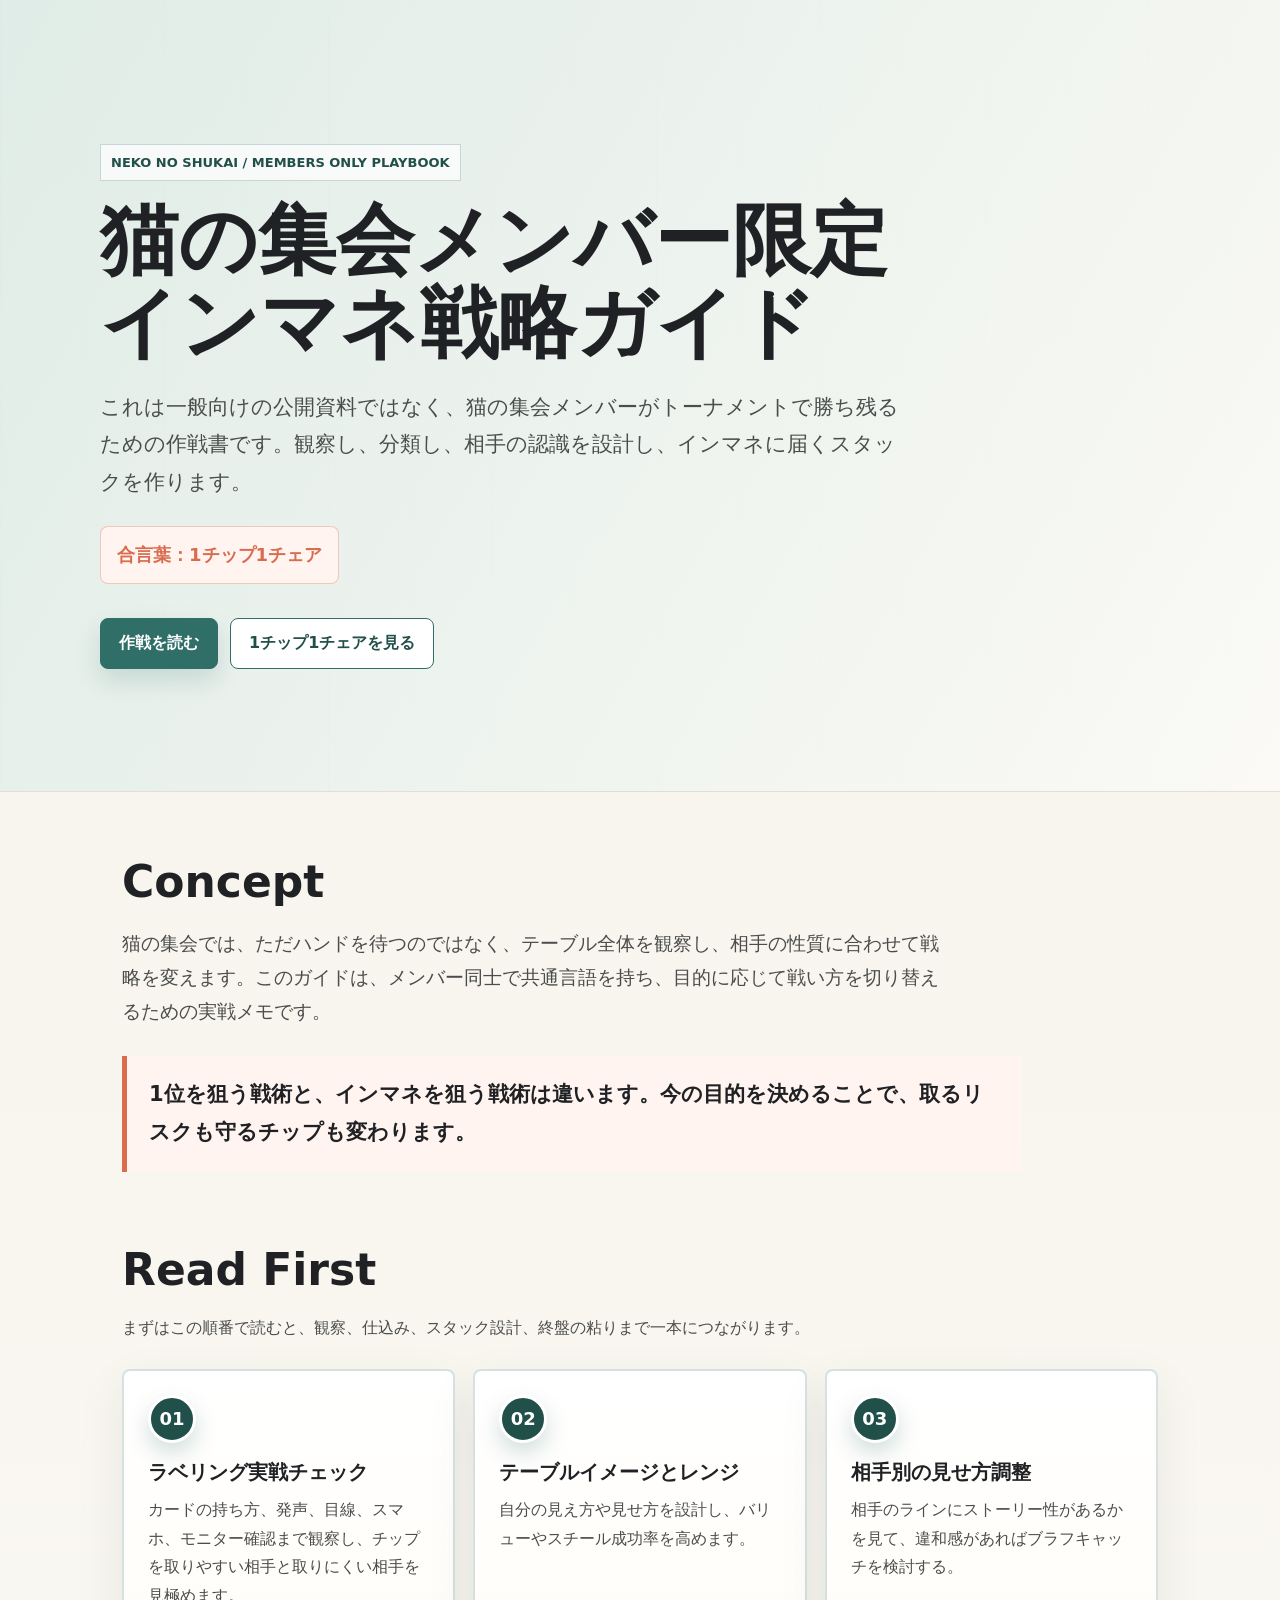
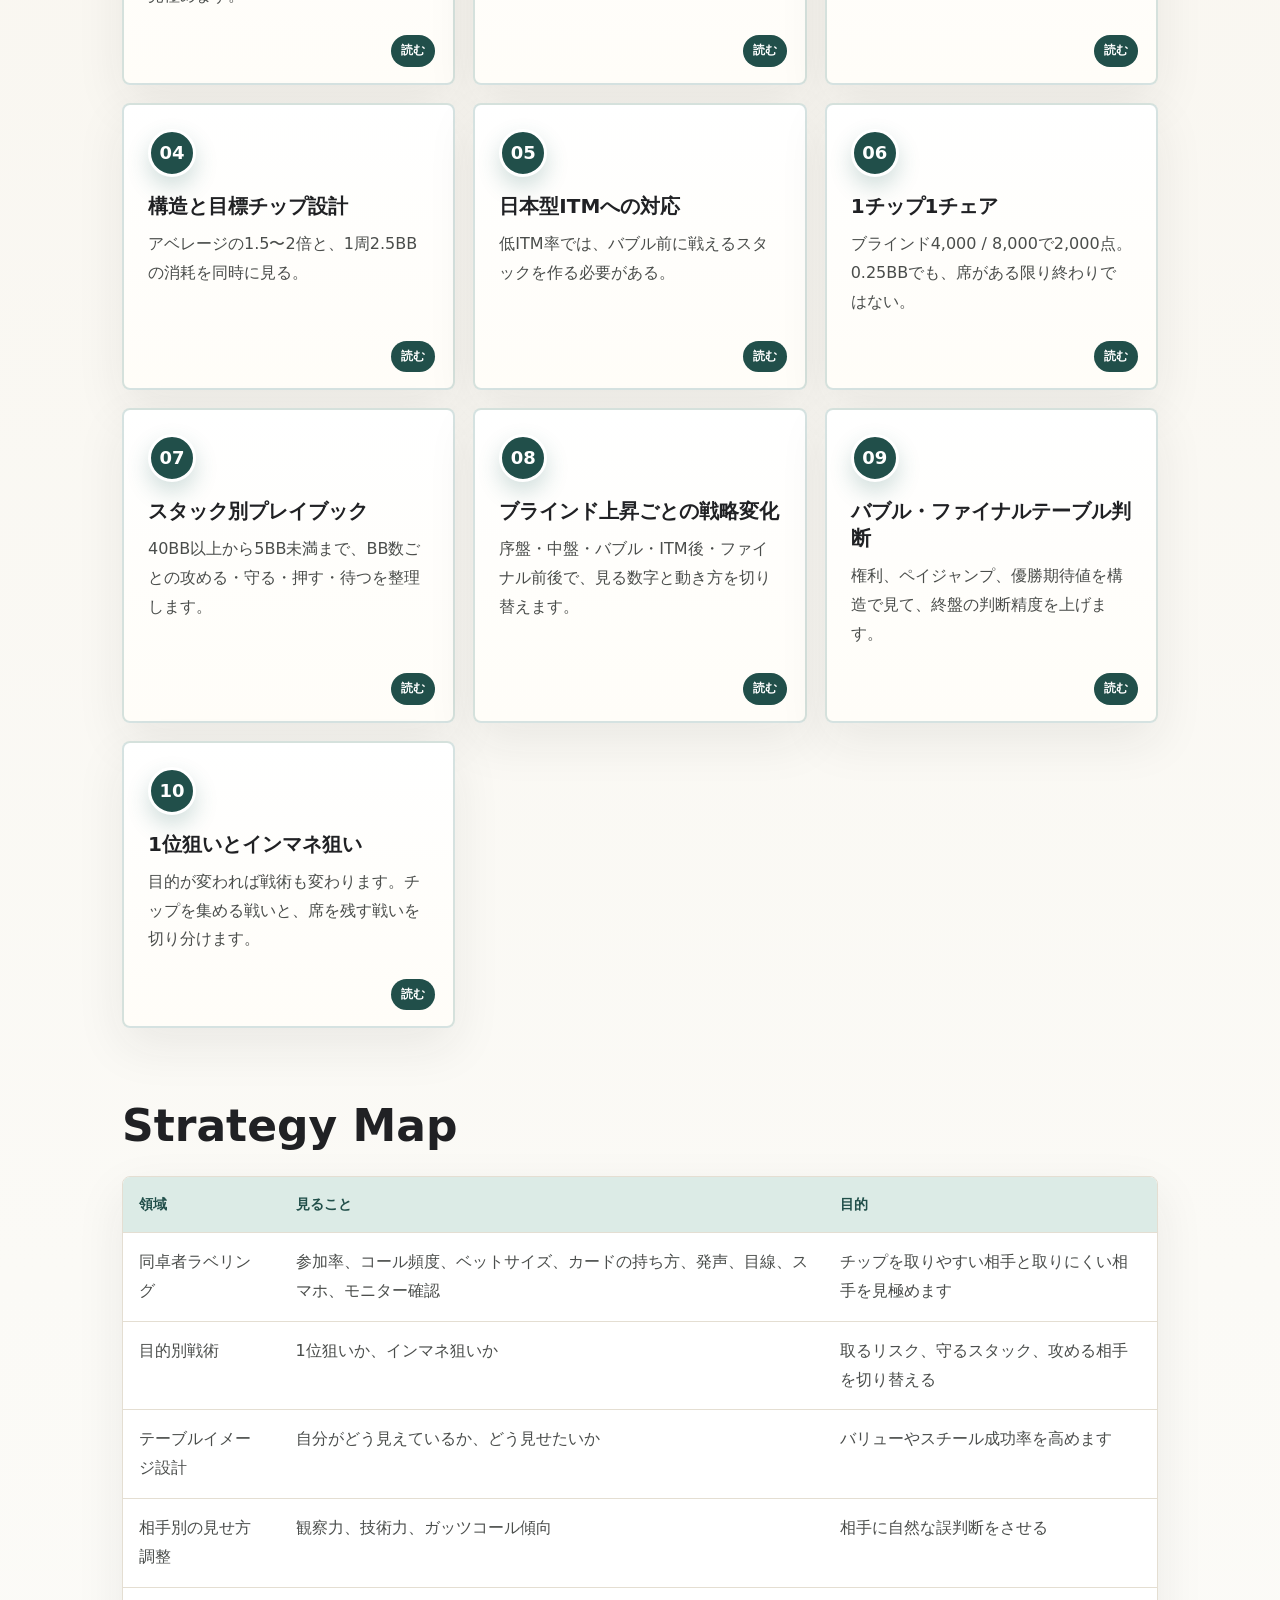
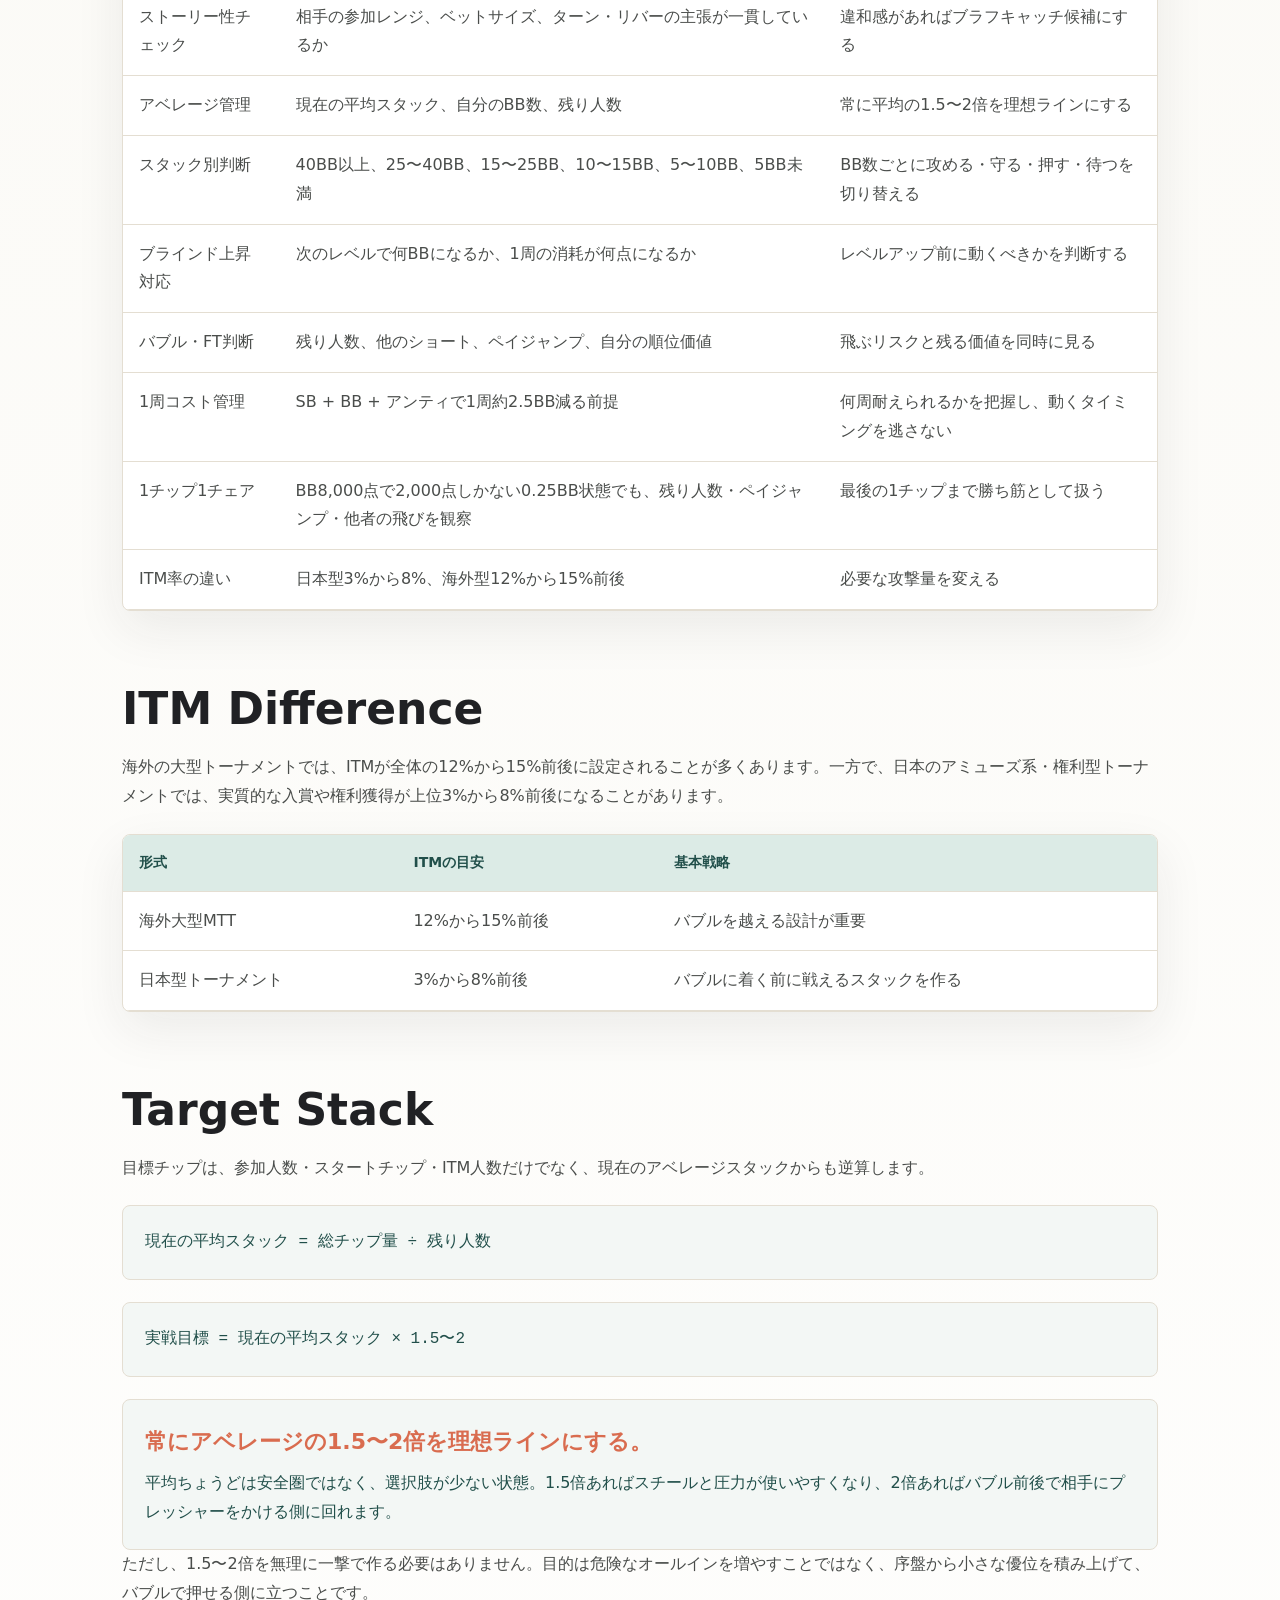
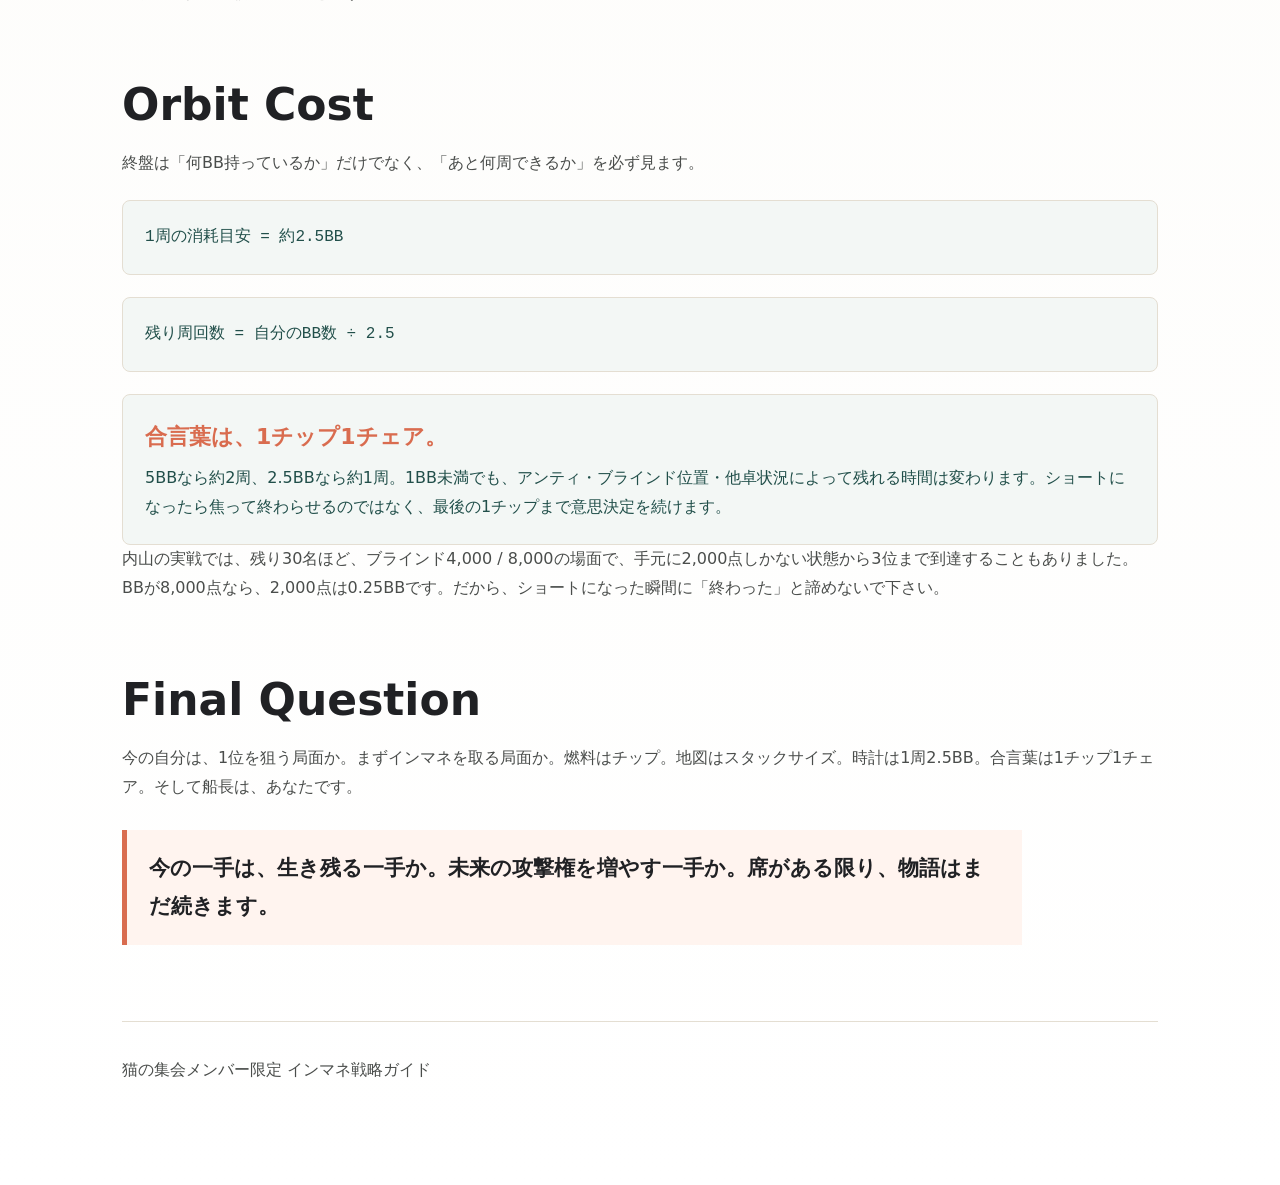
<file: index.html>
<!doctype html>
<html lang="ja">
<head>
  <meta charset="utf-8">
  <meta name="viewport" content="width=device-width, initial-scale=1">
  <title>猫の集会メンバー限定 インマネ戦略ガイド</title>
  <meta name="description" content="猫の集会メンバー限定のポーカートーナメント実戦ガイド。観察、ラベリング、テル、平均スタック、1周2.5BB、1チップ1チェアをまとめた作戦書です。">
  <style>
    :root { --paper:#fbfaf6; --surface:#fff; --ink:#202124; --text:#4a4d4b; --muted:#747a77; --teal:#2f6f68; --teal-dark:#214f4a; --mint:#dcebe6; --coral:#d96c4f; --line:#e4ded2; --shadow:rgba(32,33,36,.08); }
    * { box-sizing:border-box; }
    html { scroll-behavior:smooth; }
    body { margin:0; font-family:"Hiragino Sans","Yu Gothic","Meiryo",system-ui,sans-serif; color:var(--ink); background:linear-gradient(180deg,#f7f3eb 0%,var(--paper) 48%,#fff 100%); line-height:1.8; -webkit-text-size-adjust:100%; overflow-x:hidden; }
    a { color:var(--teal-dark); text-decoration:none; }
    a:hover { text-decoration:underline; }
    .hero { min-height:88svh; display:grid; align-items:center; padding:64px 22px 42px; background:linear-gradient(120deg,rgba(220,235,230,.86),rgba(251,250,246,.94)),repeating-linear-gradient(90deg,rgba(47,111,104,.08) 0,rgba(47,111,104,.08) 1px,transparent 1px,transparent 82px); border-bottom:1px solid var(--line); }
    .hero-inner, main { width:min(1080px,100%); margin:0 auto; }
    .eyebrow { display:inline-block; margin-bottom:18px; padding:6px 10px; border:1px solid rgba(47,111,104,.25); background:rgba(255,255,255,.72); color:var(--teal-dark); font-size:13px; font-weight:800; text-transform:uppercase; }
    h1 { margin:0; max-width:920px; font-size:clamp(38px,7vw,78px); line-height:1.06; letter-spacing:0; }
    h1 span { display:block; }
    .subtitle { max-width:800px; margin:24px 0 0; color:var(--text); font-size:clamp(16px,2.2vw,21px); }
    .motto { display:inline-block; margin-top:24px; padding:12px 16px; border-radius:8px; background:#fff4ef; border:1px solid rgba(217,108,79,.34); color:var(--coral); font-weight:800; font-size:18px; }
    .hero-actions { display:flex; flex-wrap:wrap; gap:12px; margin-top:34px; }
    .button { display:inline-flex; align-items:center; justify-content:center; min-height:46px; padding:10px 18px; border:1px solid var(--teal); border-radius:8px; background:var(--teal); color:#fff; font-weight:700; box-shadow:0 12px 24px rgba(47,111,104,.18); }
    .button.secondary { background:#fff; color:var(--teal-dark); box-shadow:none; }
    main { padding:64px 22px 84px; }
    section { margin-top:72px; }
    section:first-child { margin-top:0; }
    h2 { margin:0 0 18px; font-size:clamp(28px,4vw,44px); line-height:1.18; letter-spacing:0; }
    h3 { margin:0 0 10px; color:var(--teal-dark); font-size:18px; }
    p { margin:0 0 16px; color:var(--text); }
    .lead { max-width:820px; font-size:19px; }
    .quote { max-width:900px; margin:28px 0; padding:20px 22px; border-left:5px solid var(--coral); background:#fff4ef; color:var(--ink); font-size:21px; font-weight:700; }
    .grid { display:grid; grid-template-columns:repeat(3,minmax(0,1fr)); gap:18px; margin-top:26px; }
    .card { position:relative; display:block; min-height:196px; padding:24px 24px 56px; border:2px solid rgba(47,111,104,.2); border-radius:8px; background:linear-gradient(180deg,#fff 0%,#fffdf8 100%); box-shadow:0 18px 50px var(--shadow); color:var(--ink); }
    .card:hover { text-decoration:none; transform:translateY(-2px); border-color:rgba(47,111,104,.48); transition:transform 160ms ease,border-color 160ms ease; }
    .card::after { content:"読む"; position:absolute; right:18px; bottom:16px; padding:5px 10px; border-radius:999px; background:var(--teal-dark); color:#fff; font-size:12px; font-weight:800; }
    .card h3 { color:var(--ink); font-size:20px; line-height:1.35; }
    .number { display:inline-flex; align-items:center; justify-content:center; width:48px; height:48px; margin-bottom:16px; border-radius:999px; background:var(--teal-dark); color:#fff; border:3px solid #fff; box-shadow:0 10px 22px rgba(47,111,104,.22); font-size:18px; font-weight:900; letter-spacing:0; }
    .table-wrap { overflow-x:auto; border:1px solid var(--line); border-radius:8px; background:var(--surface); margin-top:24px; box-shadow:0 18px 50px var(--shadow); }
    table { width:100%; border-collapse:collapse; min-width:720px; }
    th, td { padding:15px 16px; border-bottom:1px solid var(--line); text-align:left; vertical-align:top; }
    th { color:var(--teal-dark); background:var(--mint); font-size:14px; }
    td { color:var(--text); }
    .formula,.target-note { border:1px solid var(--line); border-radius:8px; background:#f3f7f5; padding:22px; margin-top:22px; color:var(--teal-dark); }
    .formula { font-family:Consolas,"Courier New",monospace; overflow-x:auto; }
    .target-note strong { display:block; margin-bottom:8px; color:var(--coral); font-size:22px; }
    .footer { margin-top:76px; padding-top:34px; border-top:1px solid var(--line); color:var(--muted); }
    @media (max-width:760px) {
      .hero { min-height:auto; padding:46px 18px 34px; background:linear-gradient(140deg,rgba(220,235,230,.92),rgba(251,250,246,.96)); }
      .eyebrow { width:100%; margin-bottom:18px; padding:8px 10px; font-size:11px; line-height:1.55; text-align:left; }
      h1 { font-size:clamp(34px,10.5vw,44px); line-height:1.1; }
      .subtitle { margin-top:20px; font-size:16px; line-height:1.9; }
      .motto { width:100%; margin-top:20px; font-size:16px; text-align:center; }
      .hero-actions { margin-top:28px; }
      .button { width:100%; min-height:50px; }
      main { padding:44px 18px 68px; }
      section { margin-top:54px; }
      h2 { font-size:30px; }
      h3 { font-size:17px; }
      p,td { font-size:15px; }
      .lead { font-size:16px; }
      .quote { margin:22px 0; padding:16px 18px; font-size:17px; line-height:1.75; }
      .grid { grid-template-columns:1fr; gap:12px; }
      .card { min-height:auto; padding:20px 18px 50px; box-shadow:0 12px 30px var(--shadow); }
      .card::after { right:16px; bottom:14px; }
      .number { width:44px; height:44px; margin-bottom:10px; font-size:17px; }
      .table-wrap { overflow-x:visible; border:0; background:transparent; box-shadow:none; }
      table { min-width:0; border-collapse:separate; border-spacing:0 12px; }
      thead { display:none; }
      tbody,tr,td { display:block; width:100%; }
      tr { border:1px solid var(--line); border-radius:8px; background:var(--surface); box-shadow:0 12px 30px var(--shadow); overflow:hidden; }
      td { display:grid; grid-template-columns:minmax(92px,32%) 1fr; gap:12px; padding:13px 14px; border-bottom:1px solid var(--line); }
      td:last-child { border-bottom:0; }
      td::before { content:attr(data-label); color:var(--teal-dark); font-weight:700; }
      .formula,.target-note { padding:16px; font-size:14px; line-height:1.7; white-space:normal; }
      .target-note strong { font-size:18px; }
    }
  </style>
</head>
<body>
  <header class="hero">
    <div class="hero-inner">
      <div class="eyebrow">Neko no Shukai / Members Only Playbook</div>
      <h1><span>猫の集会メンバー限定</span><span>インマネ戦略ガイド</span></h1>
      <p class="subtitle">これは一般向けの公開資料ではなく、猫の集会メンバーがトーナメントで勝ち残るための作戦書です。観察し、分類し、相手の認識を設計し、インマネに届くスタックを作ります。</p>
      <div class="motto">合言葉：1チップ1チェア</div>
      <div class="hero-actions"><a class="button" href="#read">作戦を読む</a><a class="button secondary" href="#orbit">1チップ1チェアを見る</a></div>
    </div>
  </header>
  <main>
    <section id="concept">
      <h2>Concept</h2>
      <p class="lead">猫の集会では、ただハンドを待つのではなく、テーブル全体を観察し、相手の性質に合わせて戦略を変えます。このガイドは、メンバー同士で共通言語を持ち、目的に応じて戦い方を切り替えるための実戦メモです。</p>
      <div class="quote">1位を狙う戦術と、インマネを狙う戦術は違います。今の目的を決めることで、取るリスクも守るチップも変わります。</div>
    </section>

    <section id="read">
      <h2>Read First</h2>
      <p>まずはこの順番で読むと、観察、仕込み、スタック設計、終盤の粘りまで一本につながります。</p>
      <div class="grid">
        <a class="card" href="labeling-checkpoints.html"><span class="number">01</span><h3>ラベリング実戦チェック</h3><p>カードの持ち方、発声、目線、スマホ、モニター確認まで観察し、チップを取りやすい相手と取りにくい相手を見極めます。</p></a>
        <a class="card" href="early-image-range-strategy.html"><span class="number">02</span><h3>テーブルイメージとレンジ</h3><p>自分の見え方や見せ方を設計し、バリューやスチール成功率を高めます。</p></a>
        <a class="card" href="opponent-awareness-image-adjustment.html"><span class="number">03</span><h3>相手別の見せ方調整</h3><p>相手のラインにストーリー性があるかを見て、違和感があればブラフキャッチを検討する。</p></a>
        <a class="card" href="structure-target-stack.html"><span class="number">04</span><h3>構造と目標チップ設計</h3><p>アベレージの1.5〜2倍と、1周2.5BBの消耗を同時に見る。</p></a>
        <a class="card" href="#itm"><span class="number">05</span><h3>日本型ITMへの対応</h3><p>低ITM率では、バブル前に戦えるスタックを作る必要がある。</p></a>
        <a class="card" href="orbit-cost-resilience.html"><span class="number">06</span><h3>1チップ1チェア</h3><p>ブラインド4,000 / 8,000で2,000点。0.25BBでも、席がある限り終わりではない。</p></a>
        <a class="card" href="stack-size-playbook.html"><span class="number">07</span><h3>スタック別プレイブック</h3><p>40BB以上から5BB未満まで、BB数ごとの攻める・守る・押す・待つを整理します。</p></a>
        <a class="card" href="blind-level-shift.html"><span class="number">08</span><h3>ブラインド上昇ごとの戦略変化</h3><p>序盤・中盤・バブル・ITM後・ファイナル前後で、見る数字と動き方を切り替えます。</p></a>
        <a class="card" href="bubble-final-table.html"><span class="number">09</span><h3>バブル・ファイナルテーブル判断</h3><p>権利、ペイジャンプ、優勝期待値を構造で見て、終盤の判断精度を上げます。</p></a>
        <a class="card" href="goal-based-strategy.html"><span class="number">10</span><h3>1位狙いとインマネ狙い</h3><p>目的が変われば戦術も変わります。チップを集める戦いと、席を残す戦いを切り分けます。</p></a>
      </div>
    </section>

    <section id="map">
      <h2>Strategy Map</h2>
      <div class="table-wrap"><table><thead><tr><th>領域</th><th>見ること</th><th>目的</th></tr></thead><tbody>
        <tr><td data-label="領域">同卓者ラベリング</td><td data-label="見ること">参加率、コール頻度、ベットサイズ、カードの持ち方、発声、目線、スマホ、モニター確認</td><td data-label="目的">チップを取りやすい相手と取りにくい相手を見極めます</td></tr>
        <tr><td data-label="領域">目的別戦術</td><td data-label="見ること">1位狙いか、インマネ狙いか</td><td data-label="目的">取るリスク、守るスタック、攻める相手を切り替える</td></tr>
        <tr><td data-label="領域">テーブルイメージ設計</td><td data-label="見ること">自分がどう見えているか、どう見せたいか</td><td data-label="目的">バリューやスチール成功率を高めます</td></tr>
        <tr><td data-label="領域">相手別の見せ方調整</td><td data-label="見ること">観察力、技術力、ガッツコール傾向</td><td data-label="目的">相手に自然な誤判断をさせる</td></tr>
        <tr><td data-label="領域">ストーリー性チェック</td><td data-label="見ること">相手の参加レンジ、ベットサイズ、ターン・リバーの主張が一貫しているか</td><td data-label="目的">違和感があればブラフキャッチ候補にする</td></tr>
        <tr><td data-label="領域">アベレージ管理</td><td data-label="見ること">現在の平均スタック、自分のBB数、残り人数</td><td data-label="目的">常に平均の1.5〜2倍を理想ラインにする</td></tr>
        <tr><td data-label="領域">スタック別判断</td><td data-label="見ること">40BB以上、25〜40BB、15〜25BB、10〜15BB、5〜10BB、5BB未満</td><td data-label="目的">BB数ごとに攻める・守る・押す・待つを切り替える</td></tr>
        <tr><td data-label="領域">ブラインド上昇対応</td><td data-label="見ること">次のレベルで何BBになるか、1周の消耗が何点になるか</td><td data-label="目的">レベルアップ前に動くべきかを判断する</td></tr>
        <tr><td data-label="領域">バブル・FT判断</td><td data-label="見ること">残り人数、他のショート、ペイジャンプ、自分の順位価値</td><td data-label="目的">飛ぶリスクと残る価値を同時に見る</td></tr>
        <tr><td data-label="領域">1周コスト管理</td><td data-label="見ること">SB + BB + アンティで1周約2.5BB減る前提</td><td data-label="目的">何周耐えられるかを把握し、動くタイミングを逃さない</td></tr>
        <tr><td data-label="領域">1チップ1チェア</td><td data-label="見ること">BB8,000点で2,000点しかない0.25BB状態でも、残り人数・ペイジャンプ・他者の飛びを観察</td><td data-label="目的">最後の1チップまで勝ち筋として扱う</td></tr>
        <tr><td data-label="領域">ITM率の違い</td><td data-label="見ること">日本型3%から8%、海外型12%から15%前後</td><td data-label="目的">必要な攻撃量を変える</td></tr>
      </tbody></table></div>
    </section>

    <section id="itm">
      <h2>ITM Difference</h2>
      <p>海外の大型トーナメントでは、ITMが全体の12%から15%前後に設定されることが多くあります。一方で、日本のアミューズ系・権利型トーナメントでは、実質的な入賞や権利獲得が上位3%から8%前後になることがあります。</p>
      <div class="table-wrap"><table><thead><tr><th>形式</th><th>ITMの目安</th><th>基本戦略</th></tr></thead><tbody><tr><td data-label="形式">海外大型MTT</td><td data-label="ITMの目安">12%から15%前後</td><td data-label="基本戦略">バブルを越える設計が重要</td></tr><tr><td data-label="形式">日本型トーナメント</td><td data-label="ITMの目安">3%から8%前後</td><td data-label="基本戦略">バブルに着く前に戦えるスタックを作る</td></tr></tbody></table></div>
    </section>

    <section id="target">
      <h2>Target Stack</h2>
      <p>目標チップは、参加人数・スタートチップ・ITM人数だけでなく、現在のアベレージスタックからも逆算します。</p>
      <div class="formula">現在の平均スタック = 総チップ量 ÷ 残り人数</div>
      <div class="formula">実戦目標 = 現在の平均スタック × 1.5〜2</div>
      <div class="target-note"><strong>常にアベレージの1.5〜2倍を理想ラインにする。</strong>平均ちょうどは安全圏ではなく、選択肢が少ない状態。1.5倍あればスチールと圧力が使いやすくなり、2倍あればバブル前後で相手にプレッシャーをかける側に回れます。</div>
      <p>ただし、1.5〜2倍を無理に一撃で作る必要はありません。目的は危険なオールインを増やすことではなく、序盤から小さな優位を積み上げて、バブルで押せる側に立つことです。</p>
    </section>

    <section id="orbit">
      <h2>Orbit Cost</h2>
      <p>終盤は「何BB持っているか」だけでなく、「あと何周できるか」を必ず見ます。</p>
      <div class="formula">1周の消耗目安 = 約2.5BB</div>
      <div class="formula">残り周回数 = 自分のBB数 ÷ 2.5</div>
      <div class="target-note"><strong>合言葉は、1チップ1チェア。</strong>5BBなら約2周、2.5BBなら約1周。1BB未満でも、アンティ・ブラインド位置・他卓状況によって残れる時間は変わります。ショートになったら焦って終わらせるのではなく、最後の1チップまで意思決定を続けます。</div>
      <p>内山の実戦では、残り30名ほど、ブラインド4,000 / 8,000の場面で、手元に2,000点しかない状態から3位まで到達することもありました。BBが8,000点なら、2,000点は0.25BBです。だから、ショートになった瞬間に「終わった」と諦めないで下さい。</p>
    </section>

    <section id="final">
      <h2>Final Question</h2>
      <p>今の自分は、1位を狙う局面か。まずインマネを取る局面か。燃料はチップ。地図はスタックサイズ。時計は1周2.5BB。合言葉は1チップ1チェア。そして船長は、あなたです。</p>
      <div class="quote">今の一手は、生き残る一手か。未来の攻撃権を増やす一手か。席がある限り、物語はまだ続きます。</div>
    </section>

    <footer class="footer"><p>猫の集会メンバー限定 インマネ戦略ガイド</p></footer>
  </main>
</body>
</html>
</file>
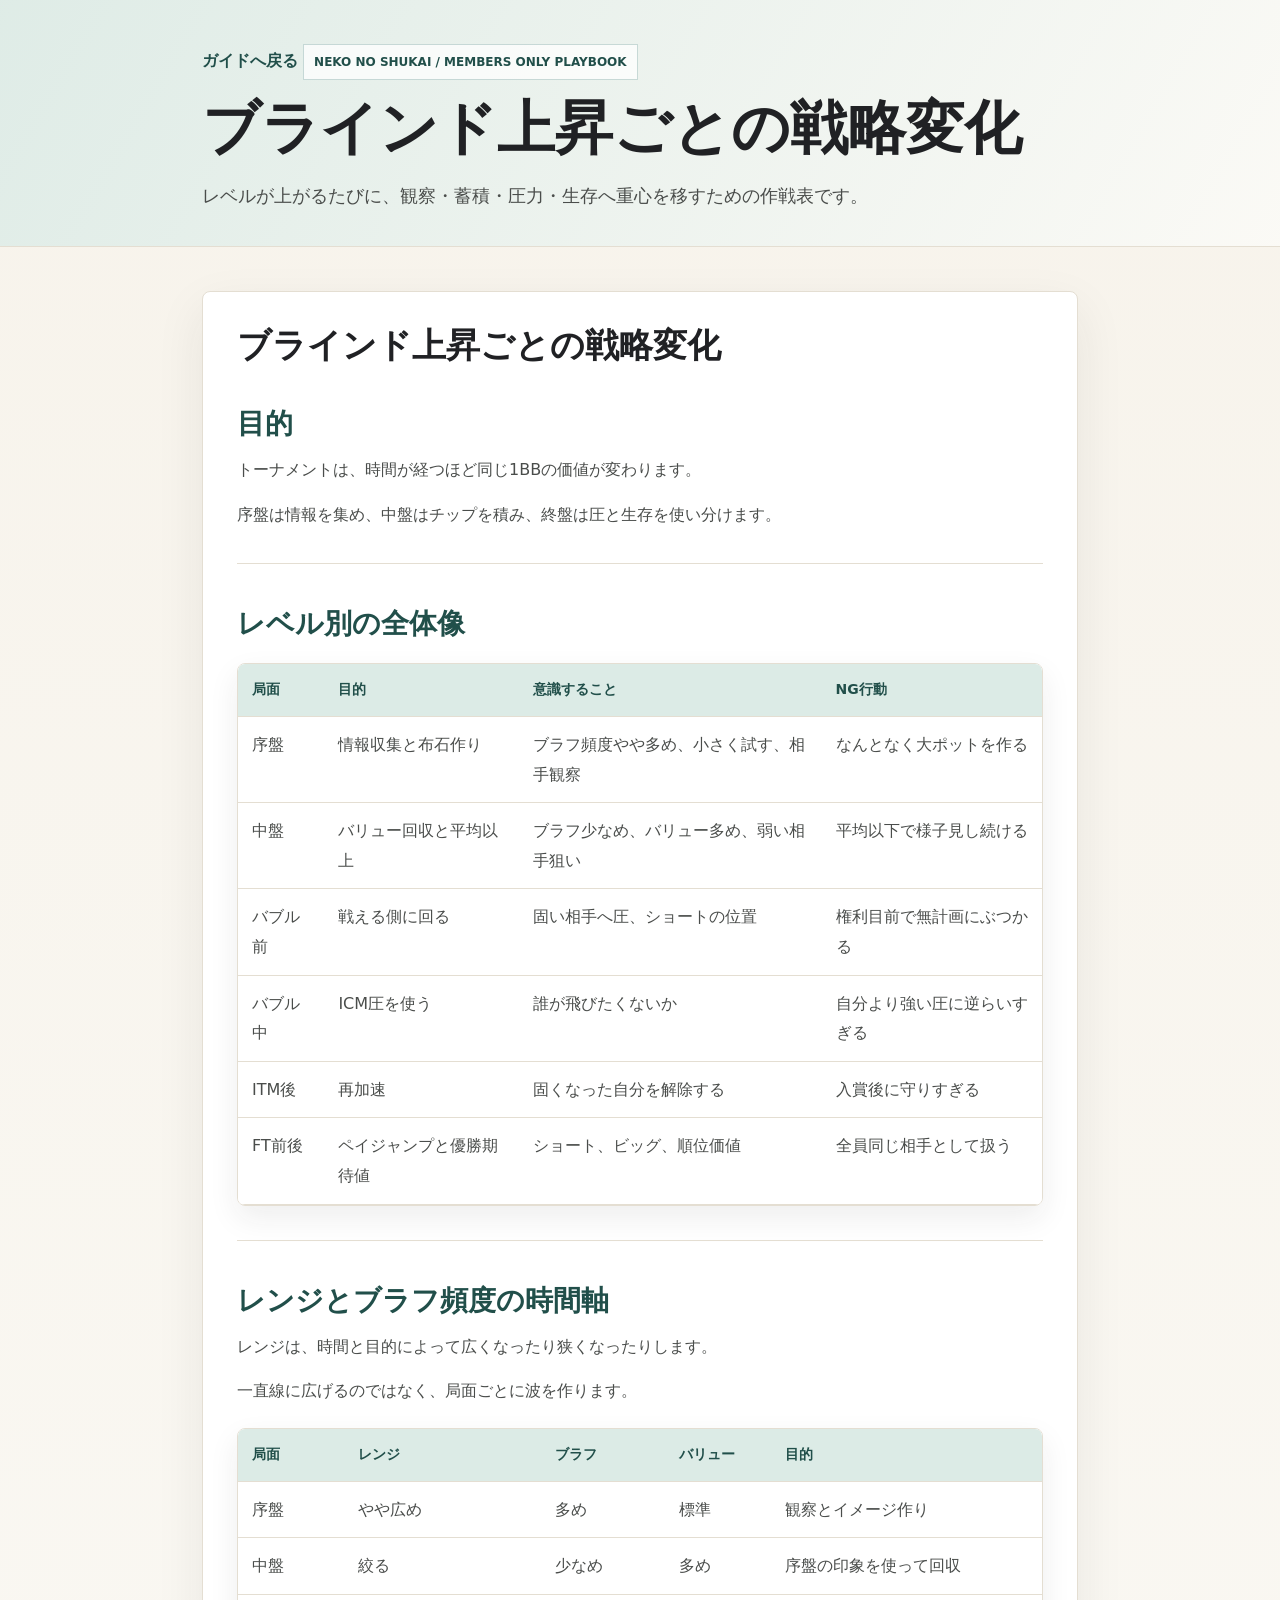
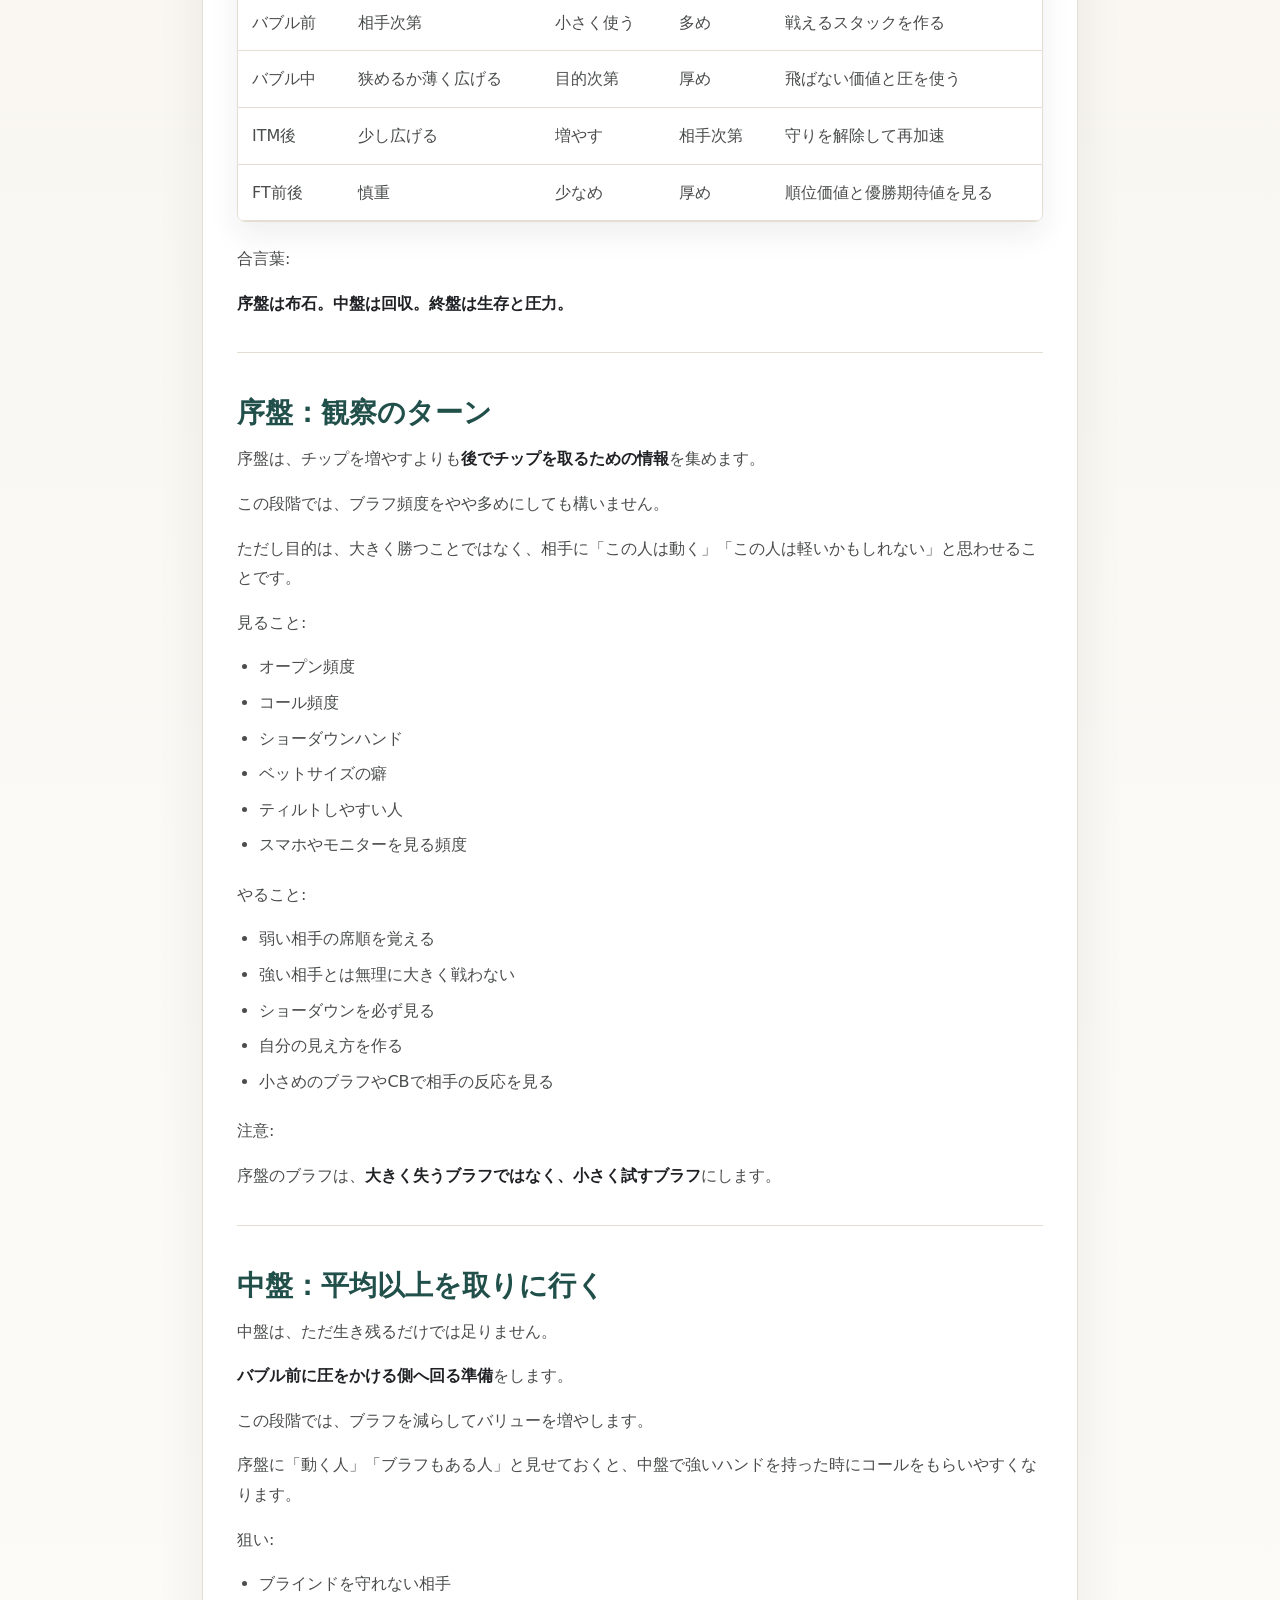
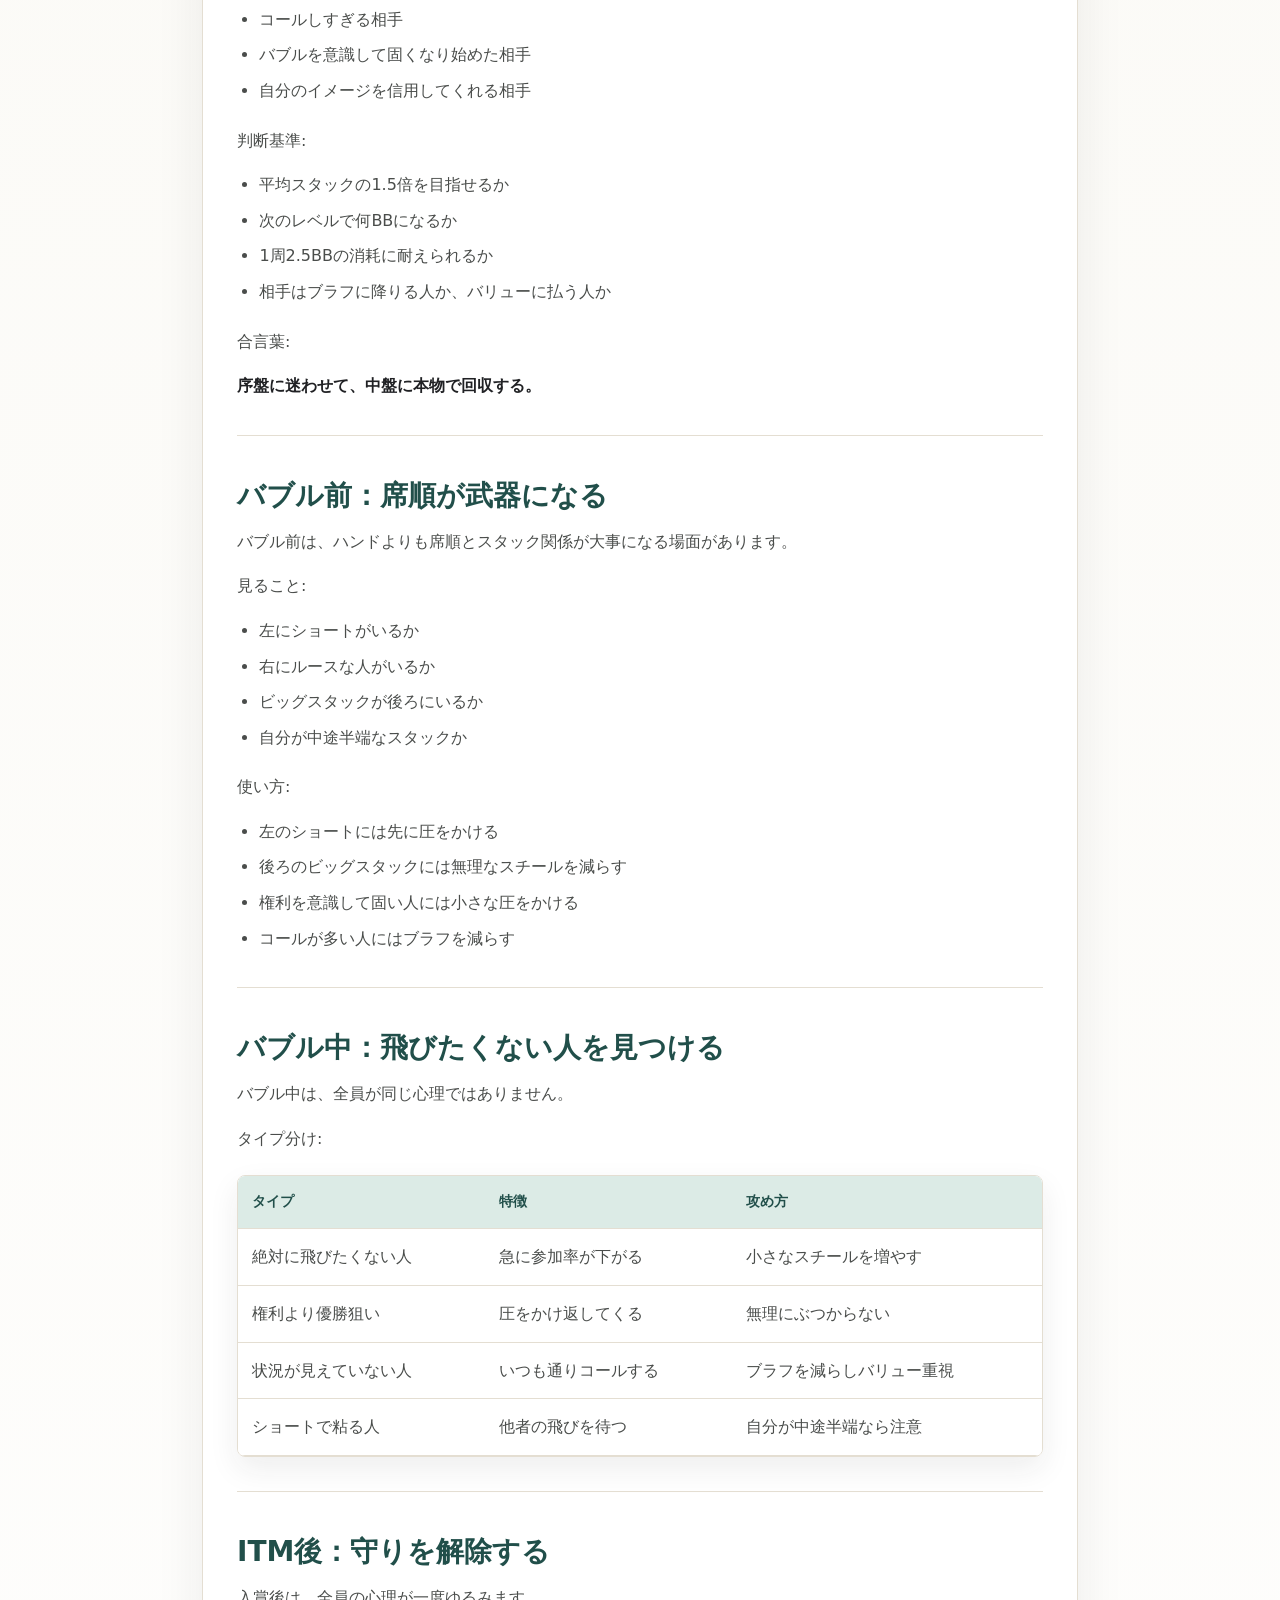
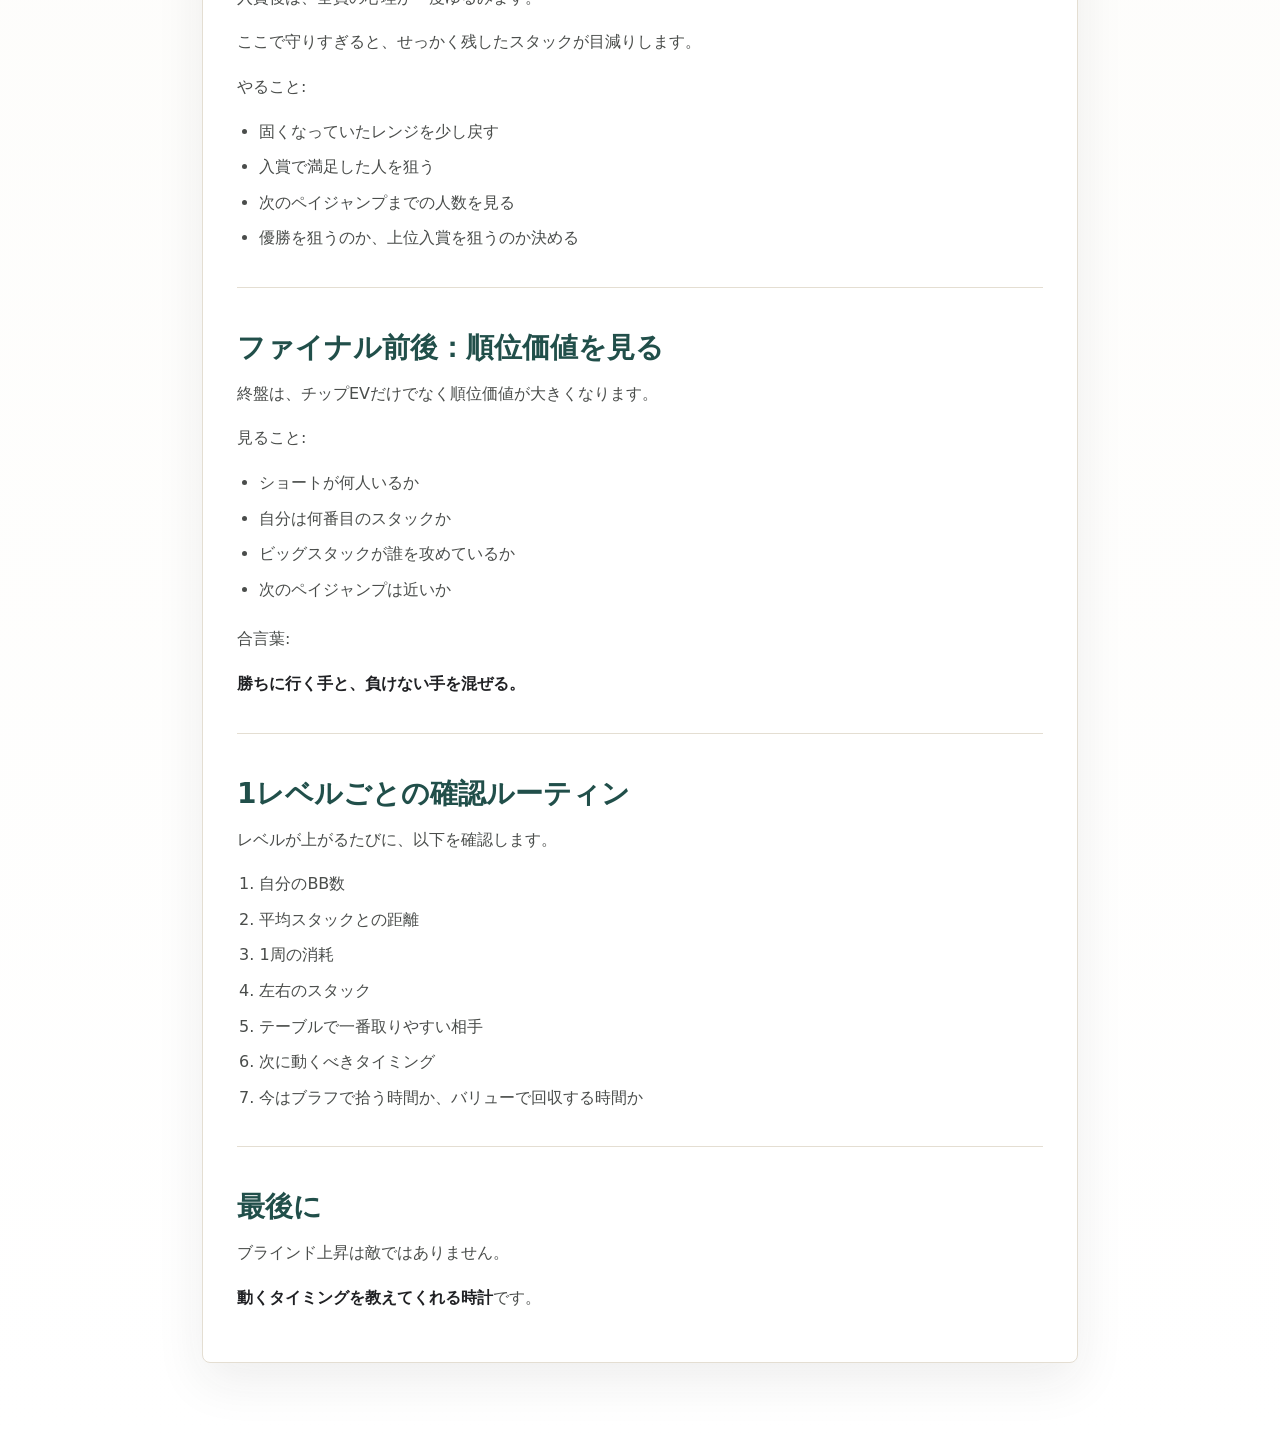
<file: blind-level-shift.html>
<!doctype html>
<html lang="ja">
<head>
  <meta charset="utf-8">
  <meta name="viewport" content="width=device-width, initial-scale=1">
  <title>ブラインド上昇ごとの戦略変化 | 猫の集会メンバー限定ガイド</title>
  <meta name="description" content="猫の集会メンバー限定 インマネ戦略ガイド">
  <link rel="stylesheet" href="guide-page.css">
</head>
<body data-md="blind-level-shift.md">
  <header class="page-hero">
    <div class="wrap">
      <a class="back" href="index.html">ガイドへ戻る</a>
      <p class="eyebrow">Neko no Shukai / Members Only Playbook</p>
      <h1>ブラインド上昇ごとの戦略変化</h1>
      <p class="lead">レベルが上がるたびに、観察・蓄積・圧力・生存へ重心を移すための作戦表です。</p>
    </div>
  </header>
  <main class="wrap">
    <article id="content" class="article">読み込み中...</article>
  </main>
  <script src="guide-page.js"></script>
</body>
</html>
</file>
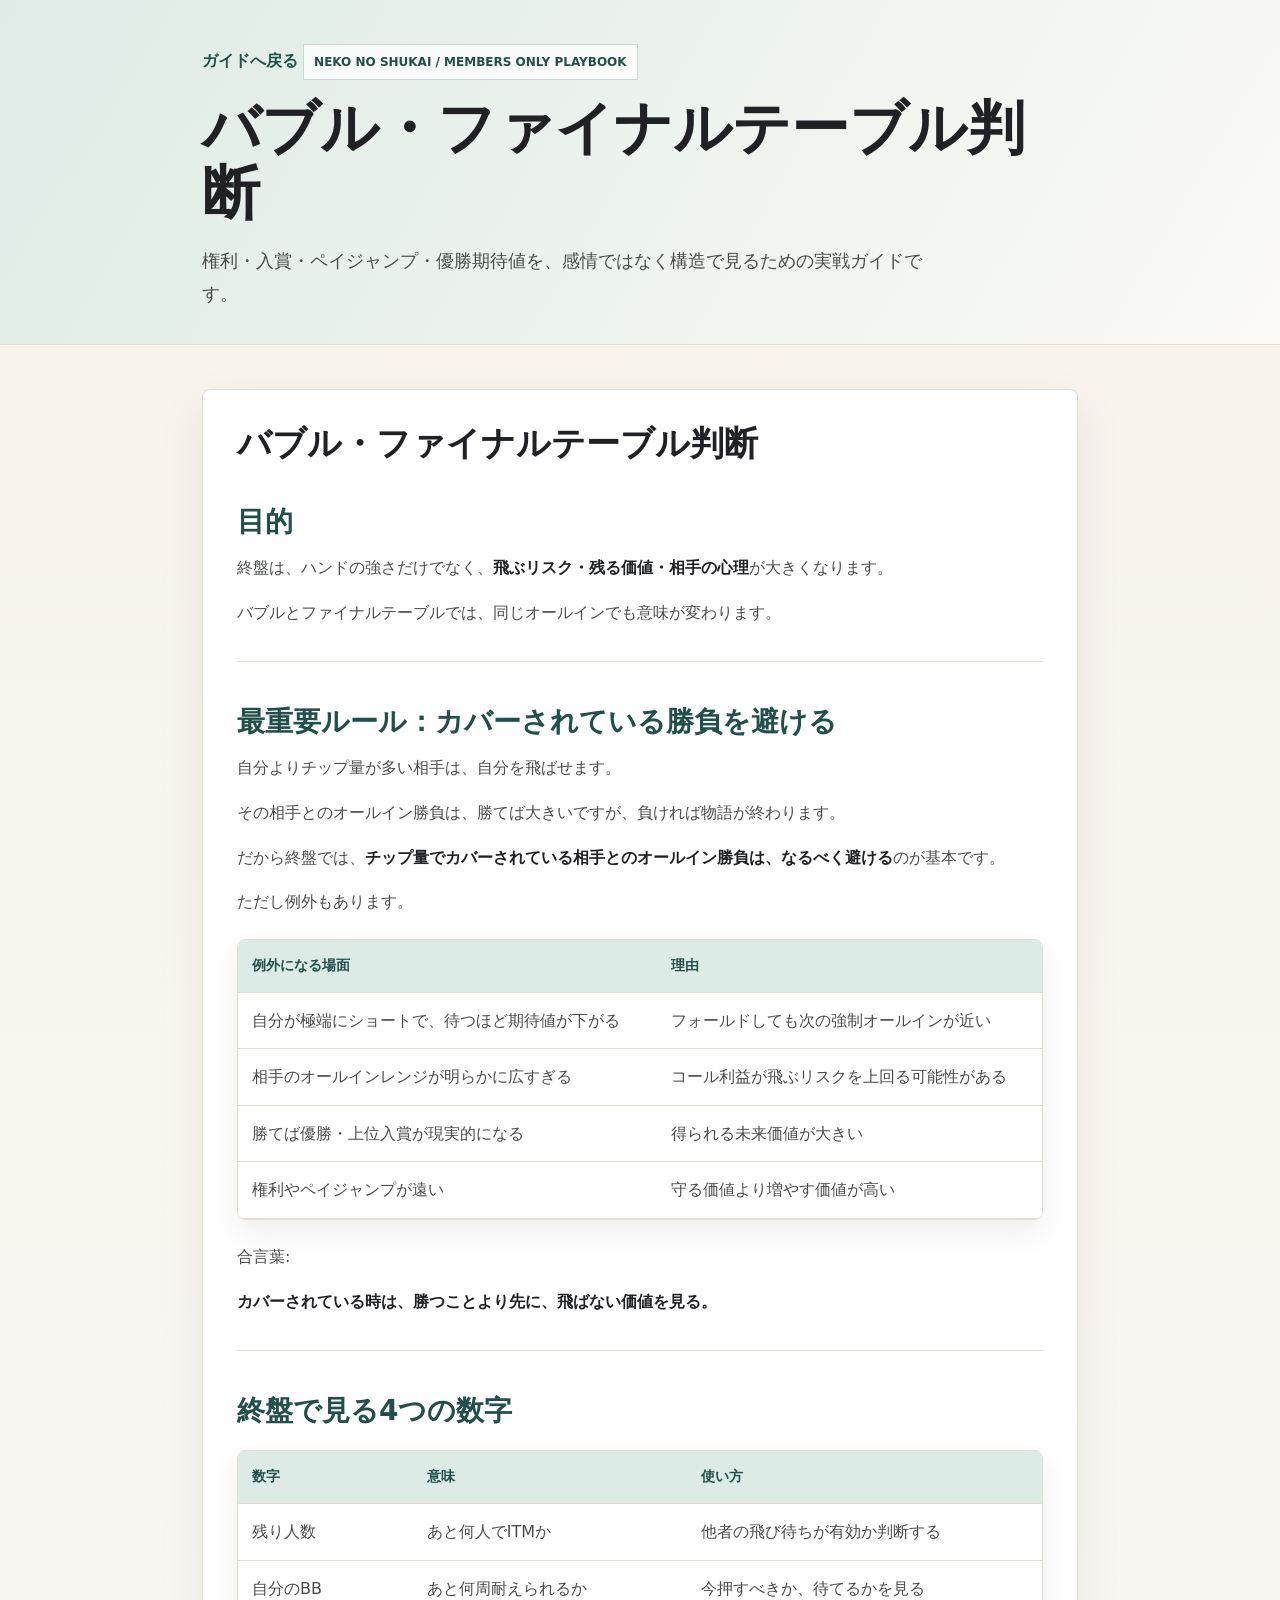
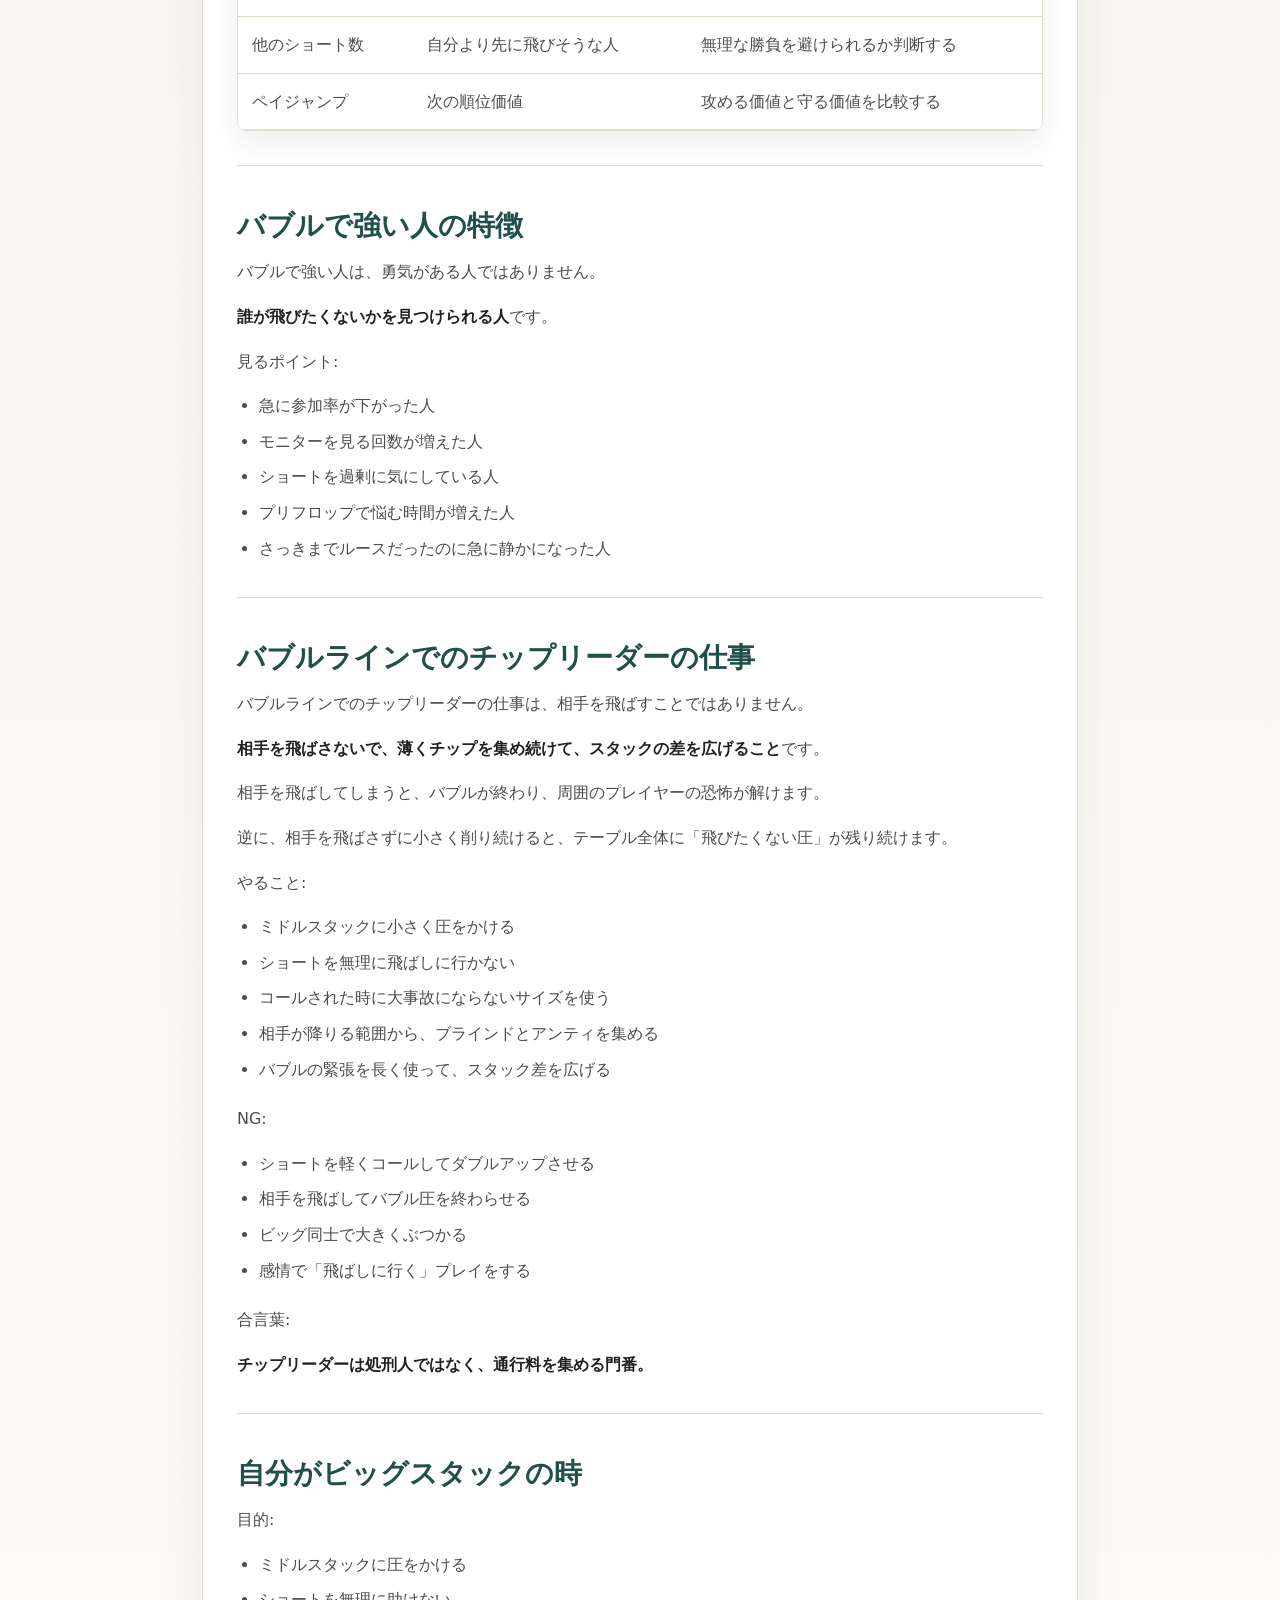
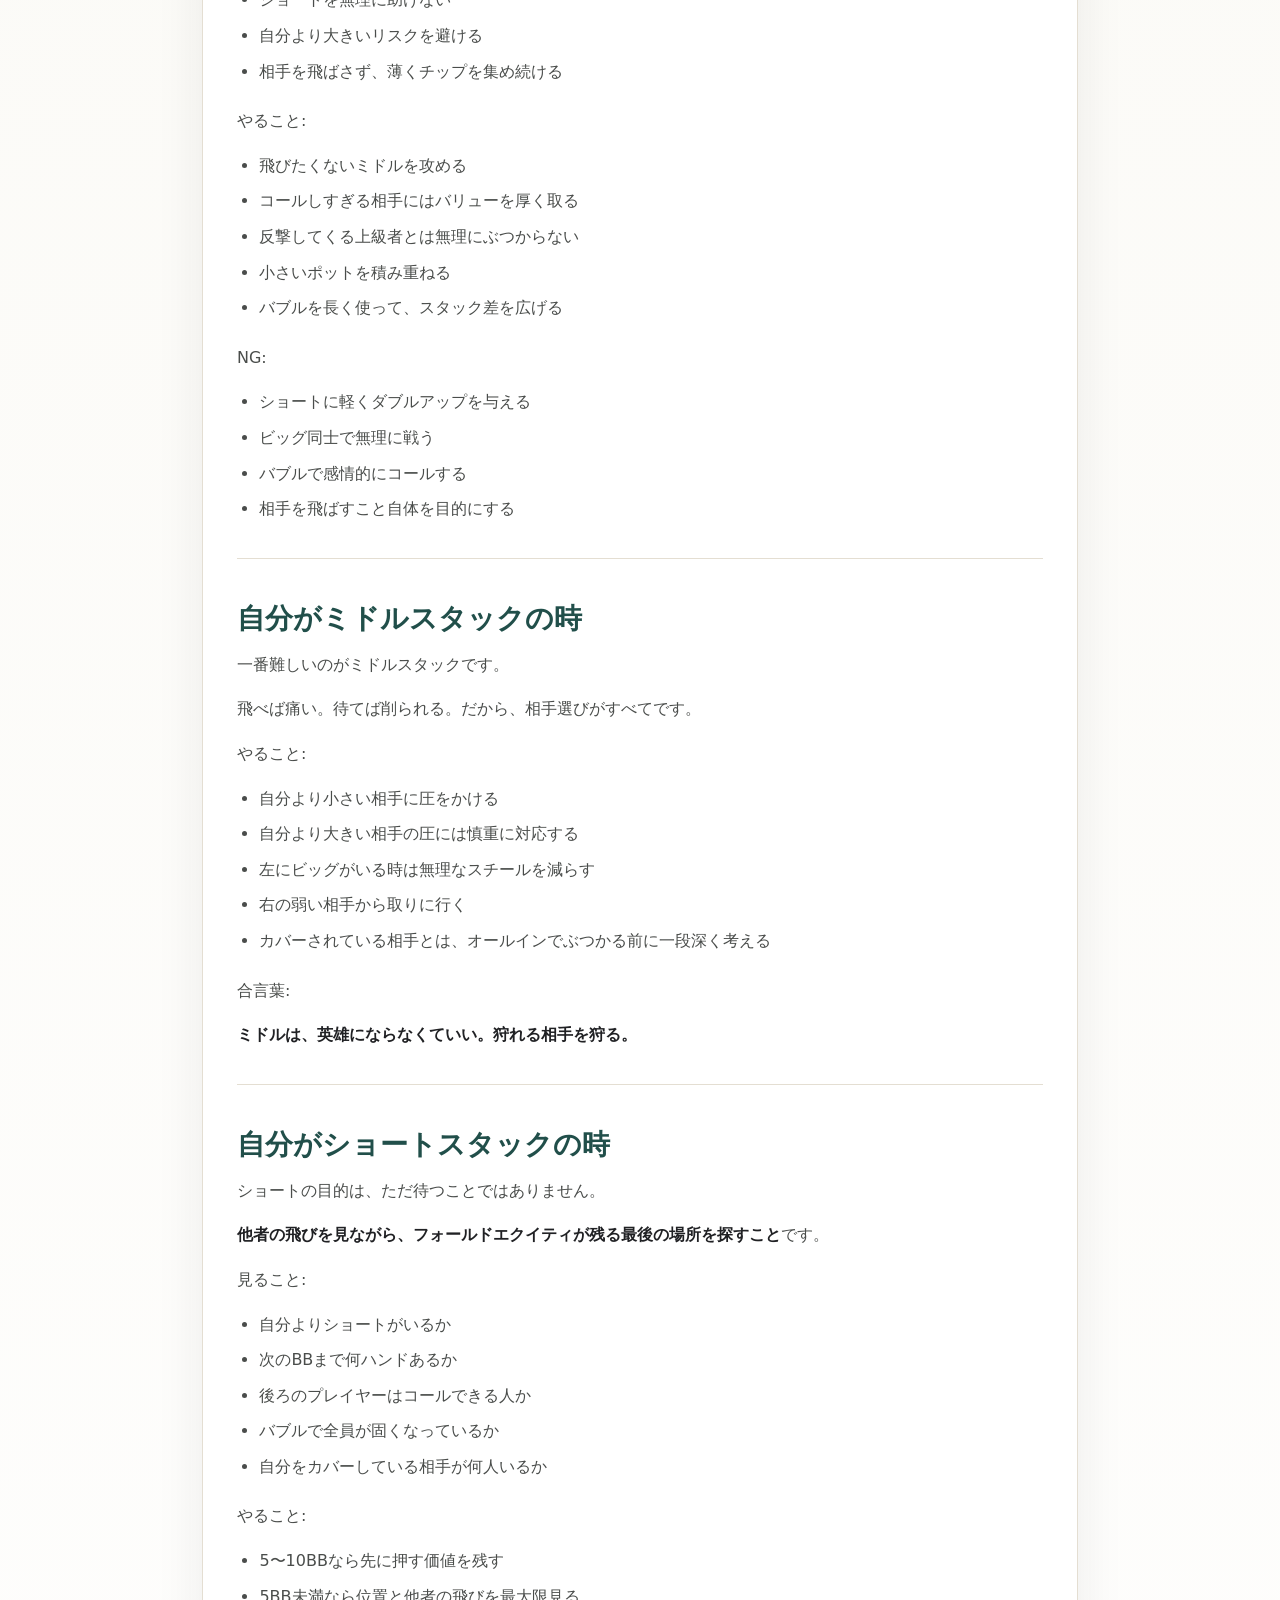
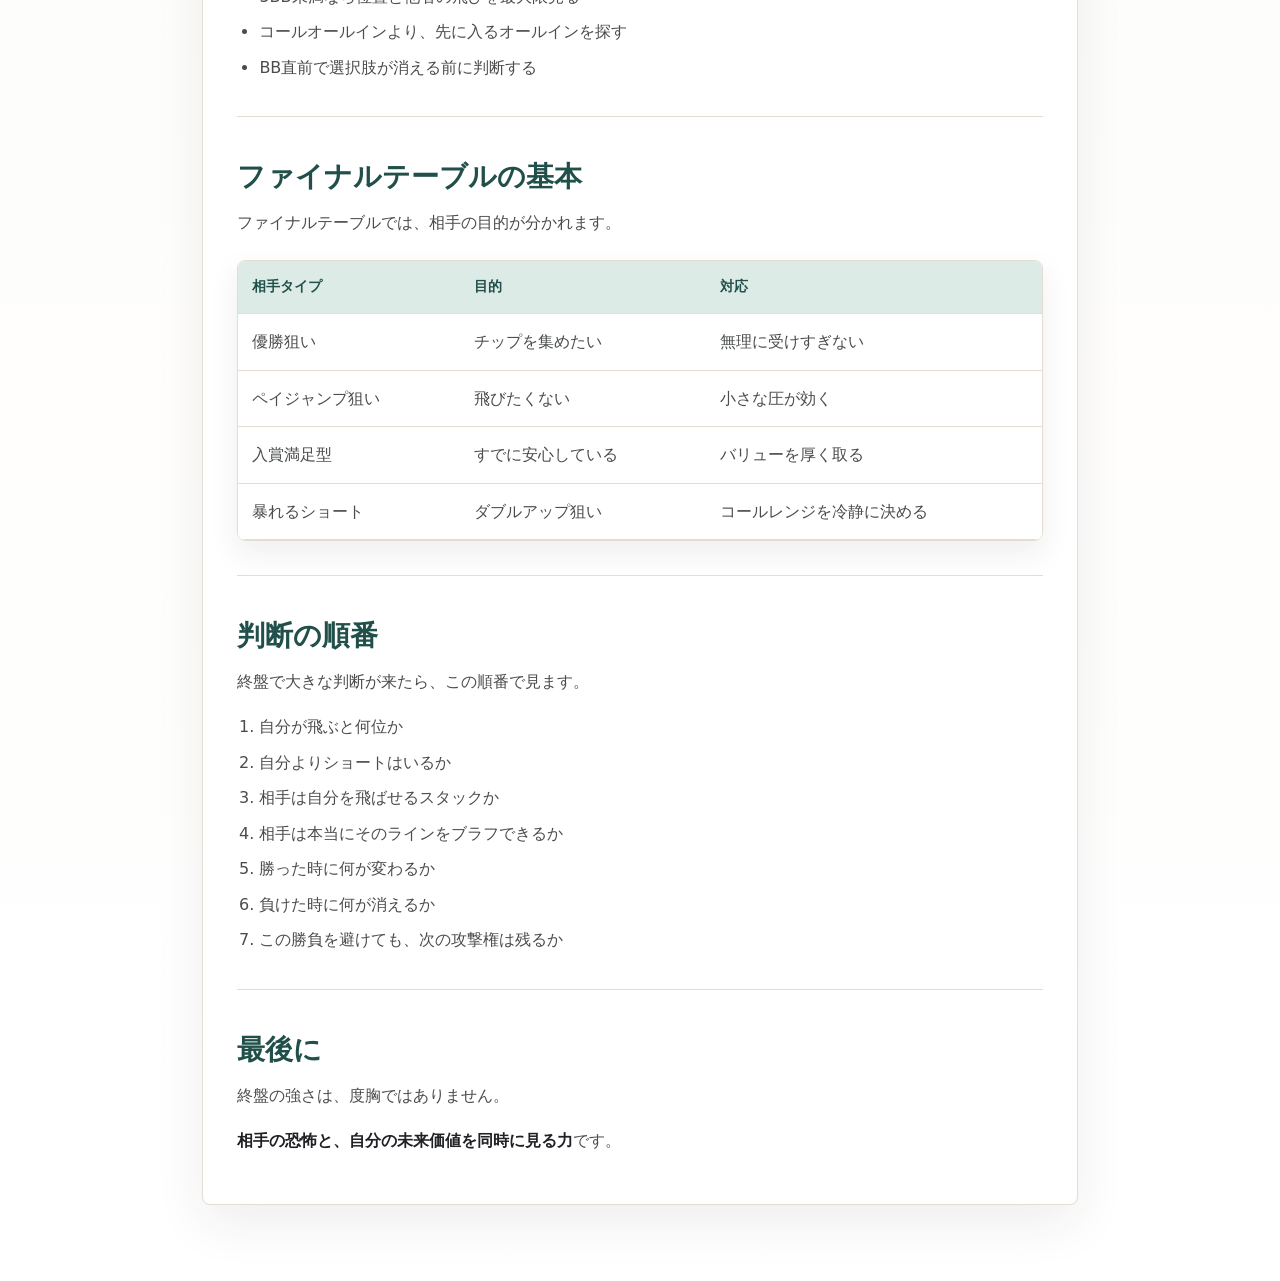
<file: bubble-final-table.html>
<!doctype html>
<html lang="ja">
<head>
  <meta charset="utf-8">
  <meta name="viewport" content="width=device-width, initial-scale=1">
  <title>バブル・ファイナルテーブル判断 | 猫の集会メンバー限定ガイド</title>
  <meta name="description" content="猫の集会メンバー限定 インマネ戦略ガイド">
  <link rel="stylesheet" href="guide-page.css">
</head>
<body data-md="bubble-final-table.md">
  <header class="page-hero">
    <div class="wrap">
      <a class="back" href="index.html">ガイドへ戻る</a>
      <p class="eyebrow">Neko no Shukai / Members Only Playbook</p>
      <h1>バブル・ファイナルテーブル判断</h1>
      <p class="lead">権利・入賞・ペイジャンプ・優勝期待値を、感情ではなく構造で見るための実戦ガイドです。</p>
    </div>
  </header>
  <main class="wrap">
    <article id="content" class="article">読み込み中...</article>
  </main>
  <script src="guide-page.js"></script>
</body>
</html>
</file>
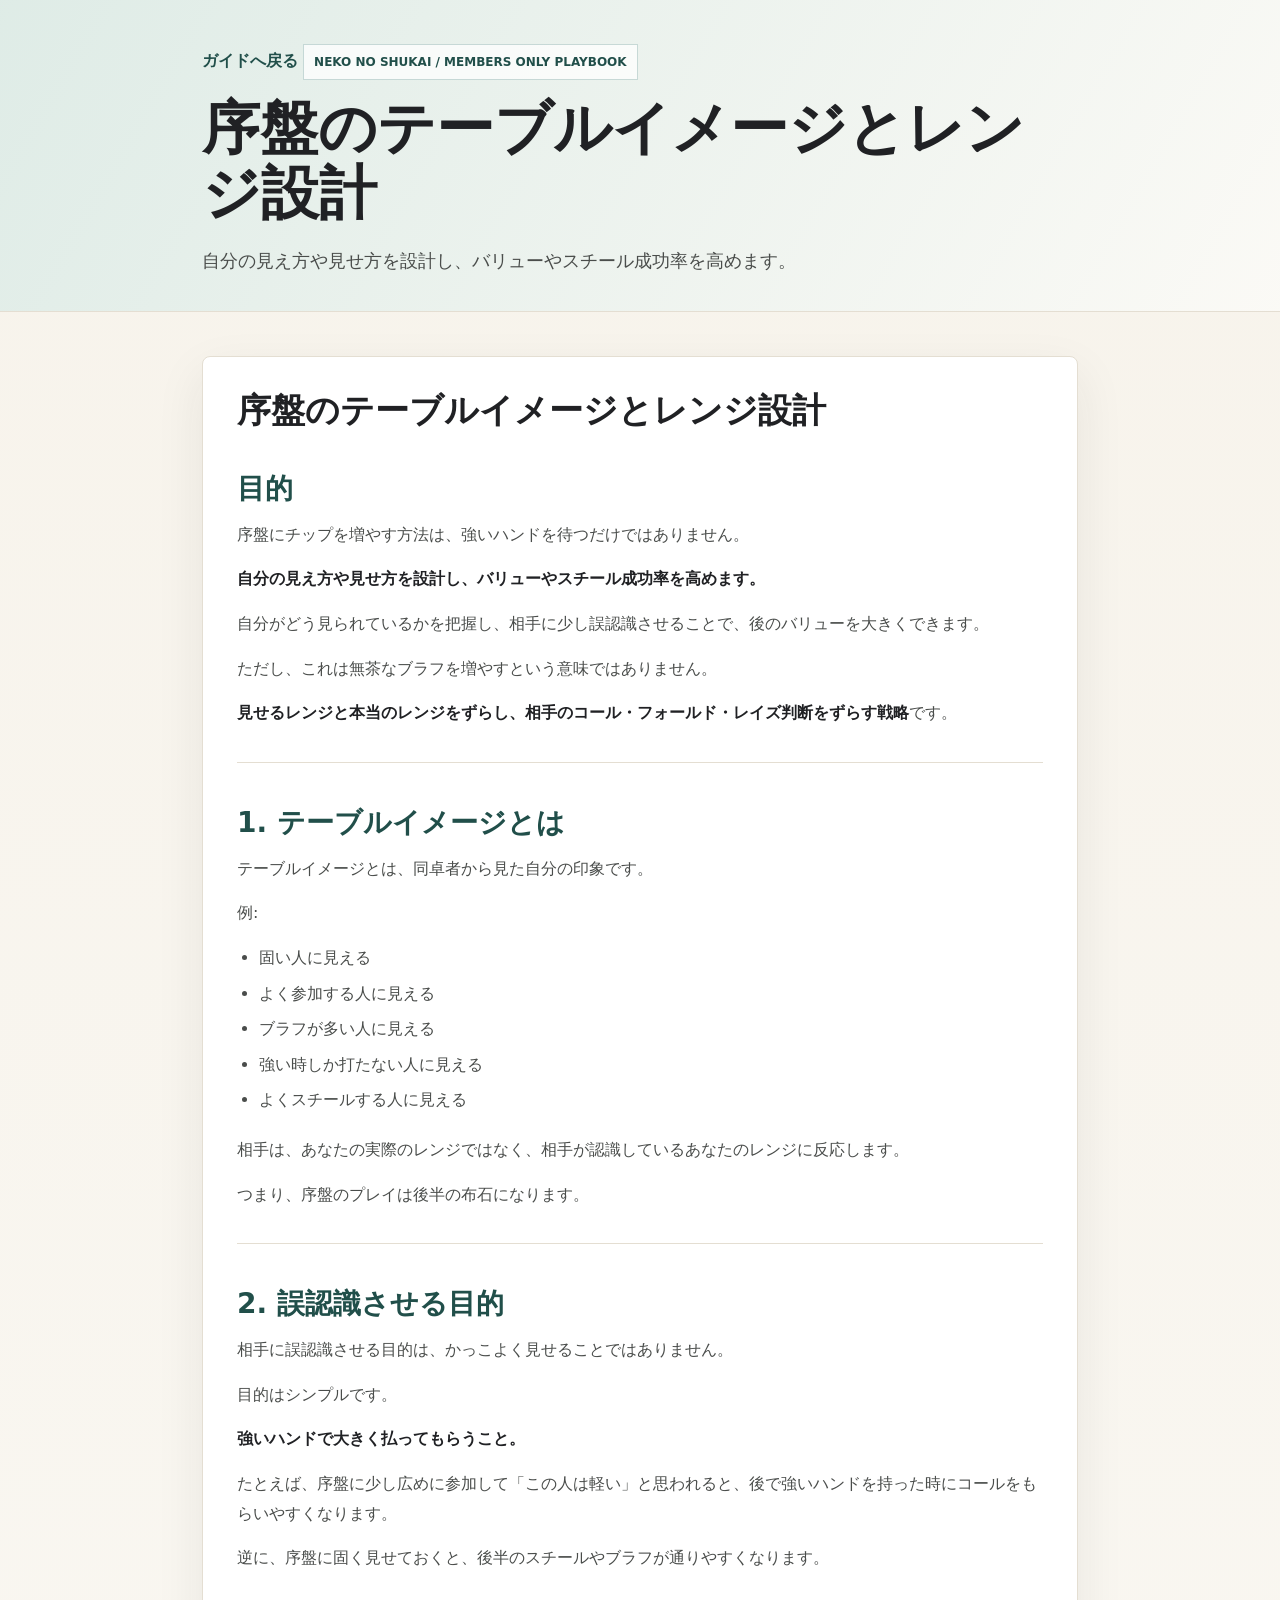
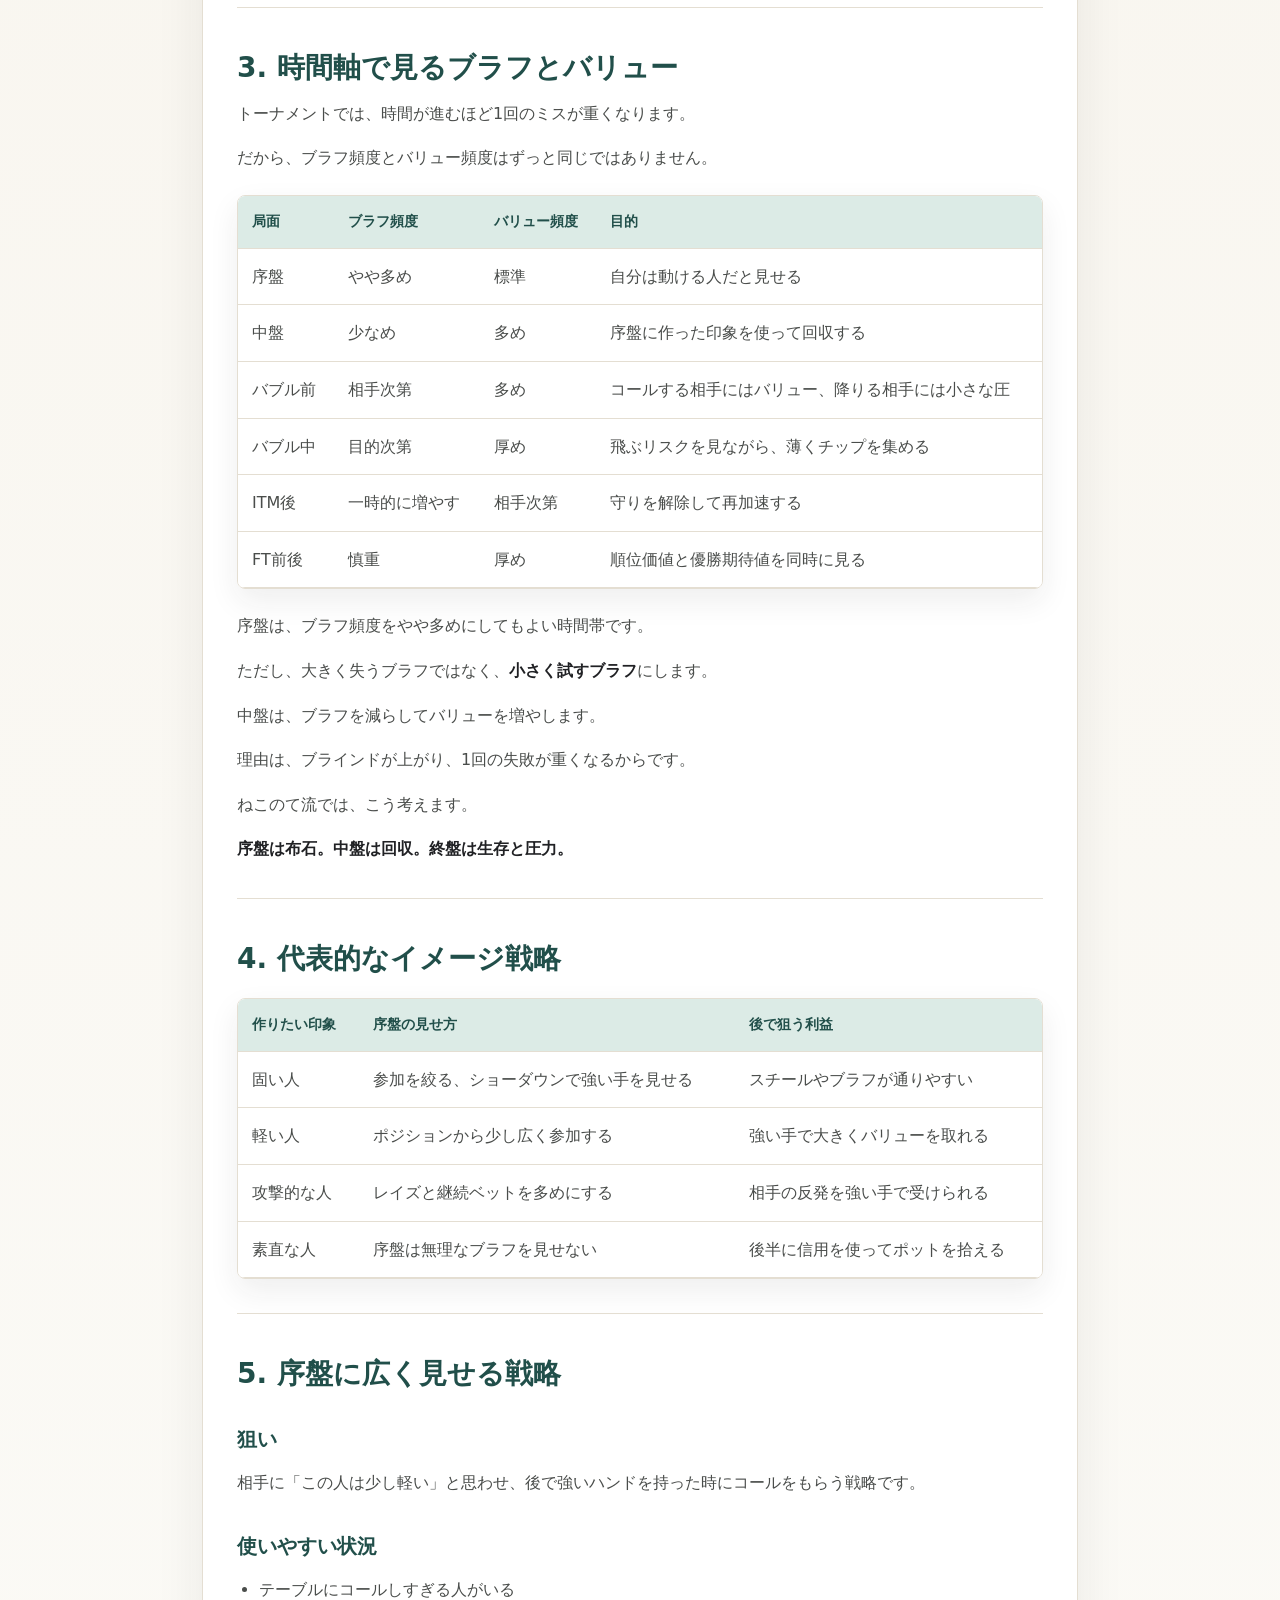
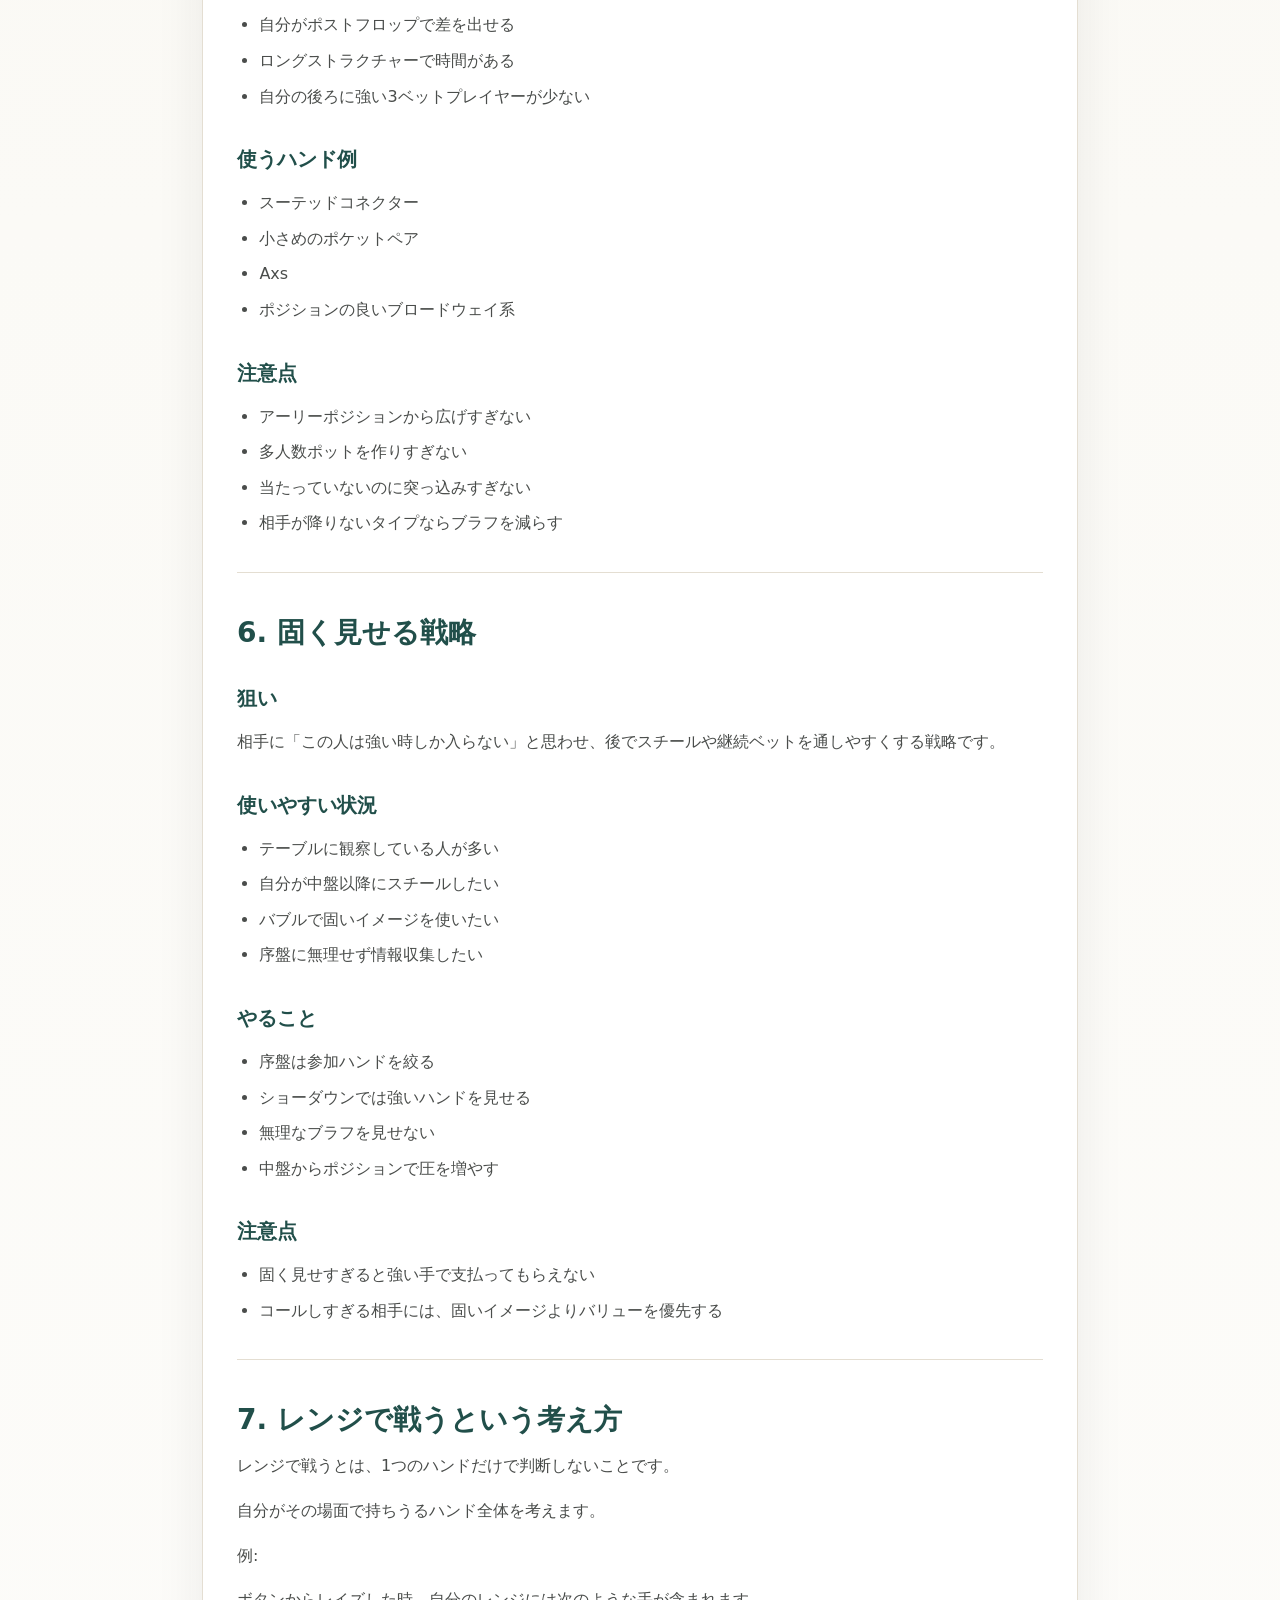
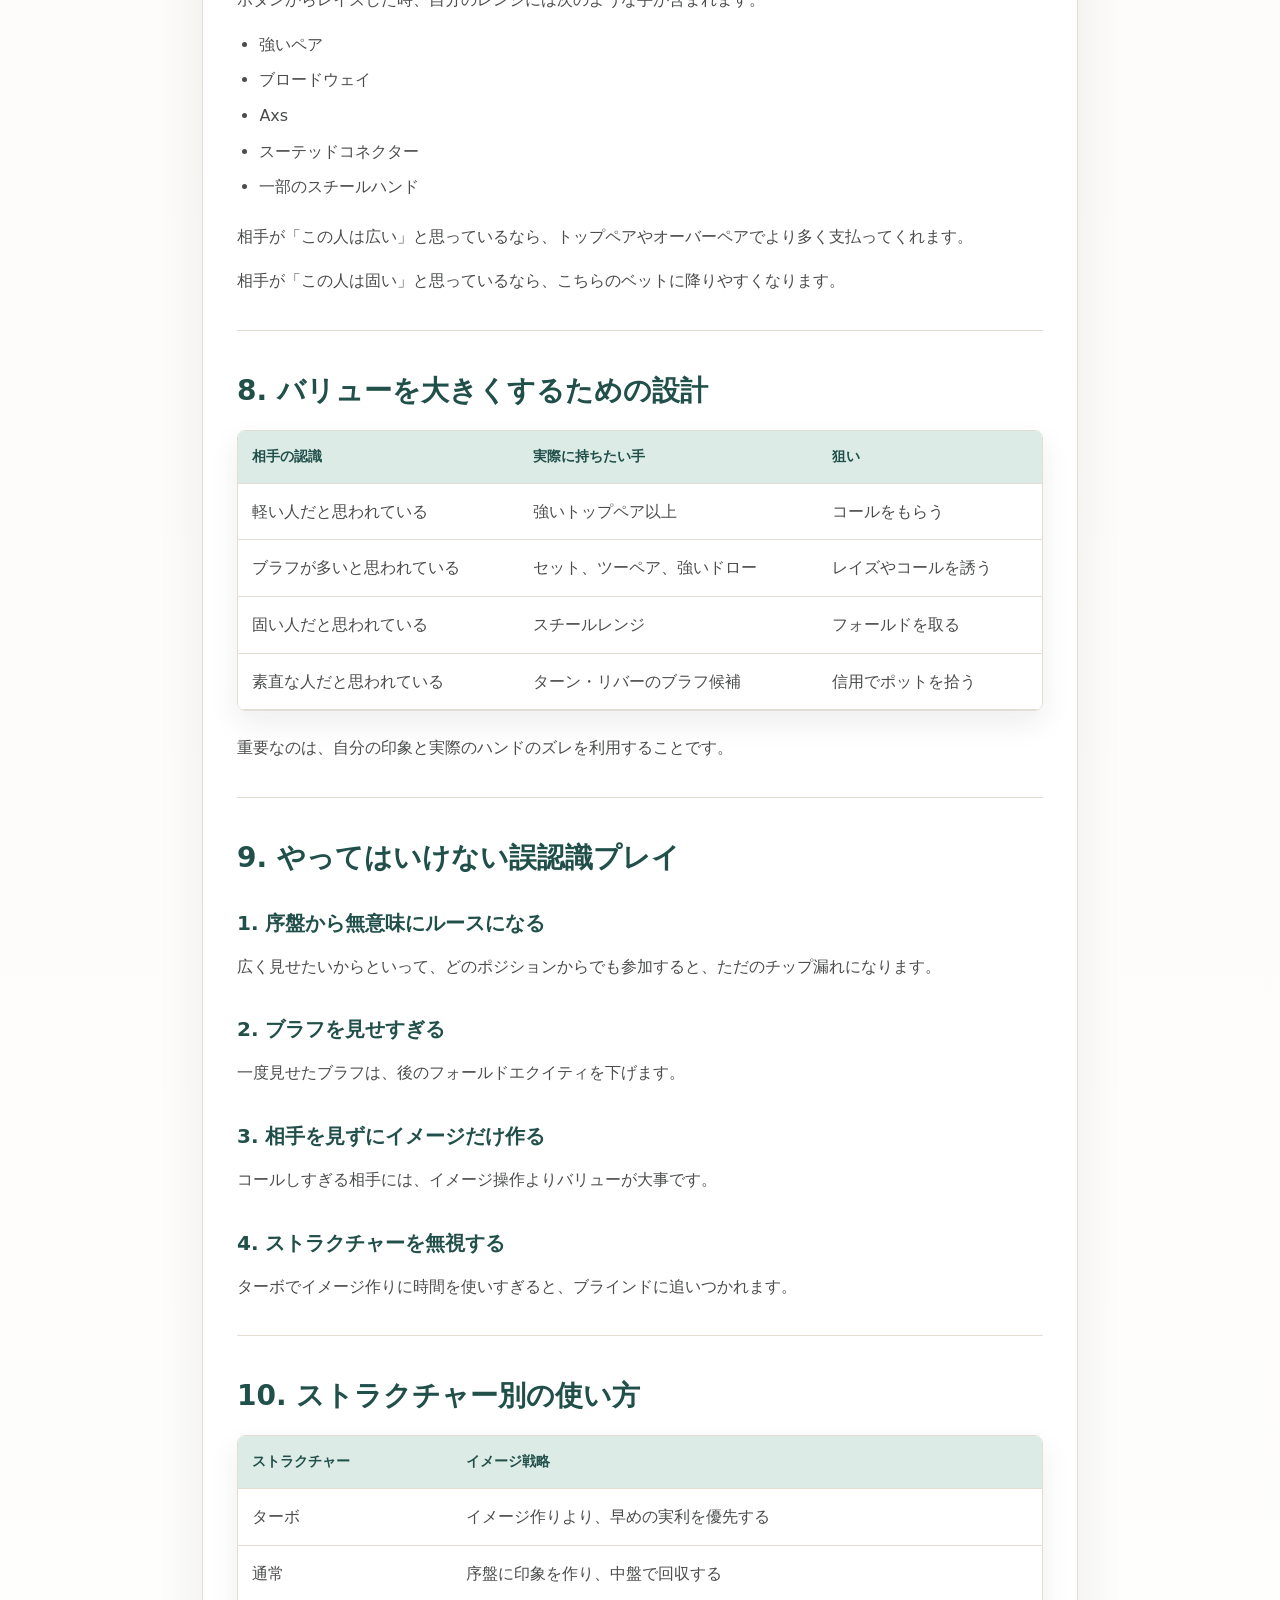
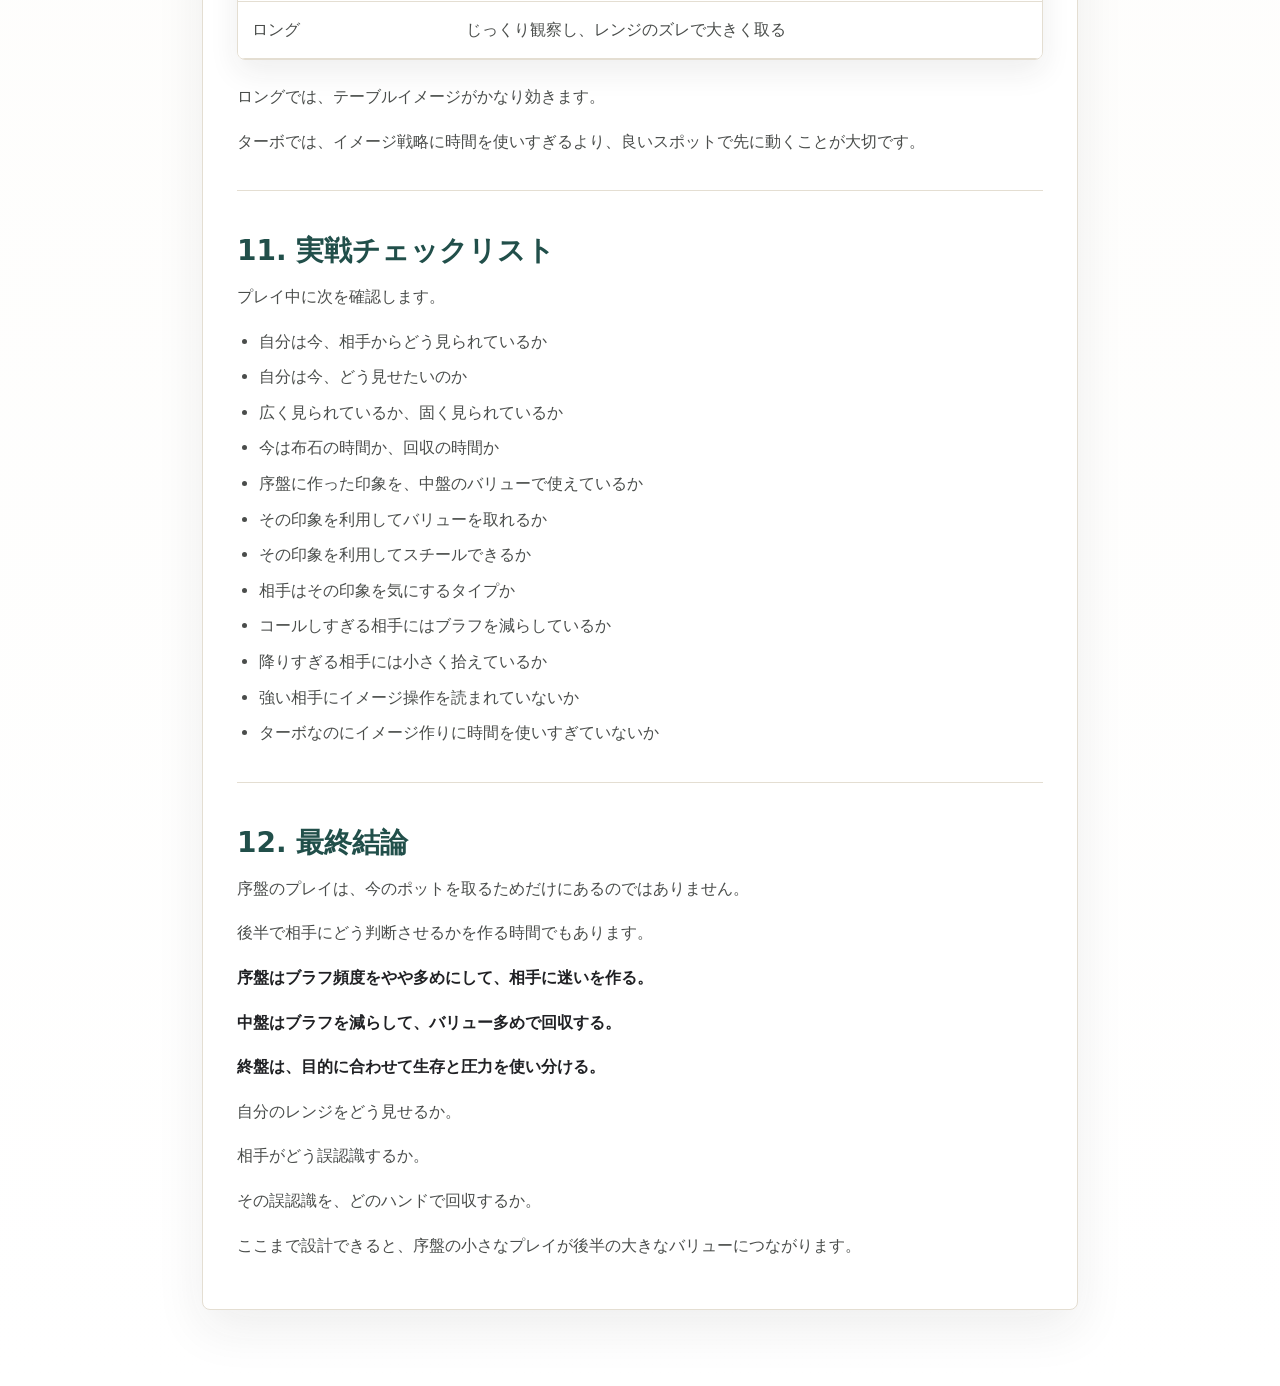
<file: early-image-range-strategy.html>
<!doctype html>
<html lang="ja">
<head>
  <meta charset="utf-8">
  <meta name="viewport" content="width=device-width, initial-scale=1">
  <title>序盤のテーブルイメージとレンジ設計 | 猫の集会メンバー限定ガイド</title>
  <meta name="description" content="猫の集会メンバー限定 インマネ戦略ガイド">
  <link rel="stylesheet" href="guide-page.css">
</head>
<body data-md="early-image-range-strategy.md">
  <header class="page-hero">
    <div class="wrap">
      <a class="back" href="index.html">ガイドへ戻る</a>
      <p class="eyebrow">Neko no Shukai / Members Only Playbook</p>
      <h1>序盤のテーブルイメージとレンジ設計</h1>
      <p class="lead">自分の見え方や見せ方を設計し、バリューやスチール成功率を高めます。</p>
    </div>
  </header>
  <main class="wrap">
    <article id="content" class="article">読み込み中...</article>
  </main>
  <script src="guide-page.js"></script>
</body>
</html>
</file>
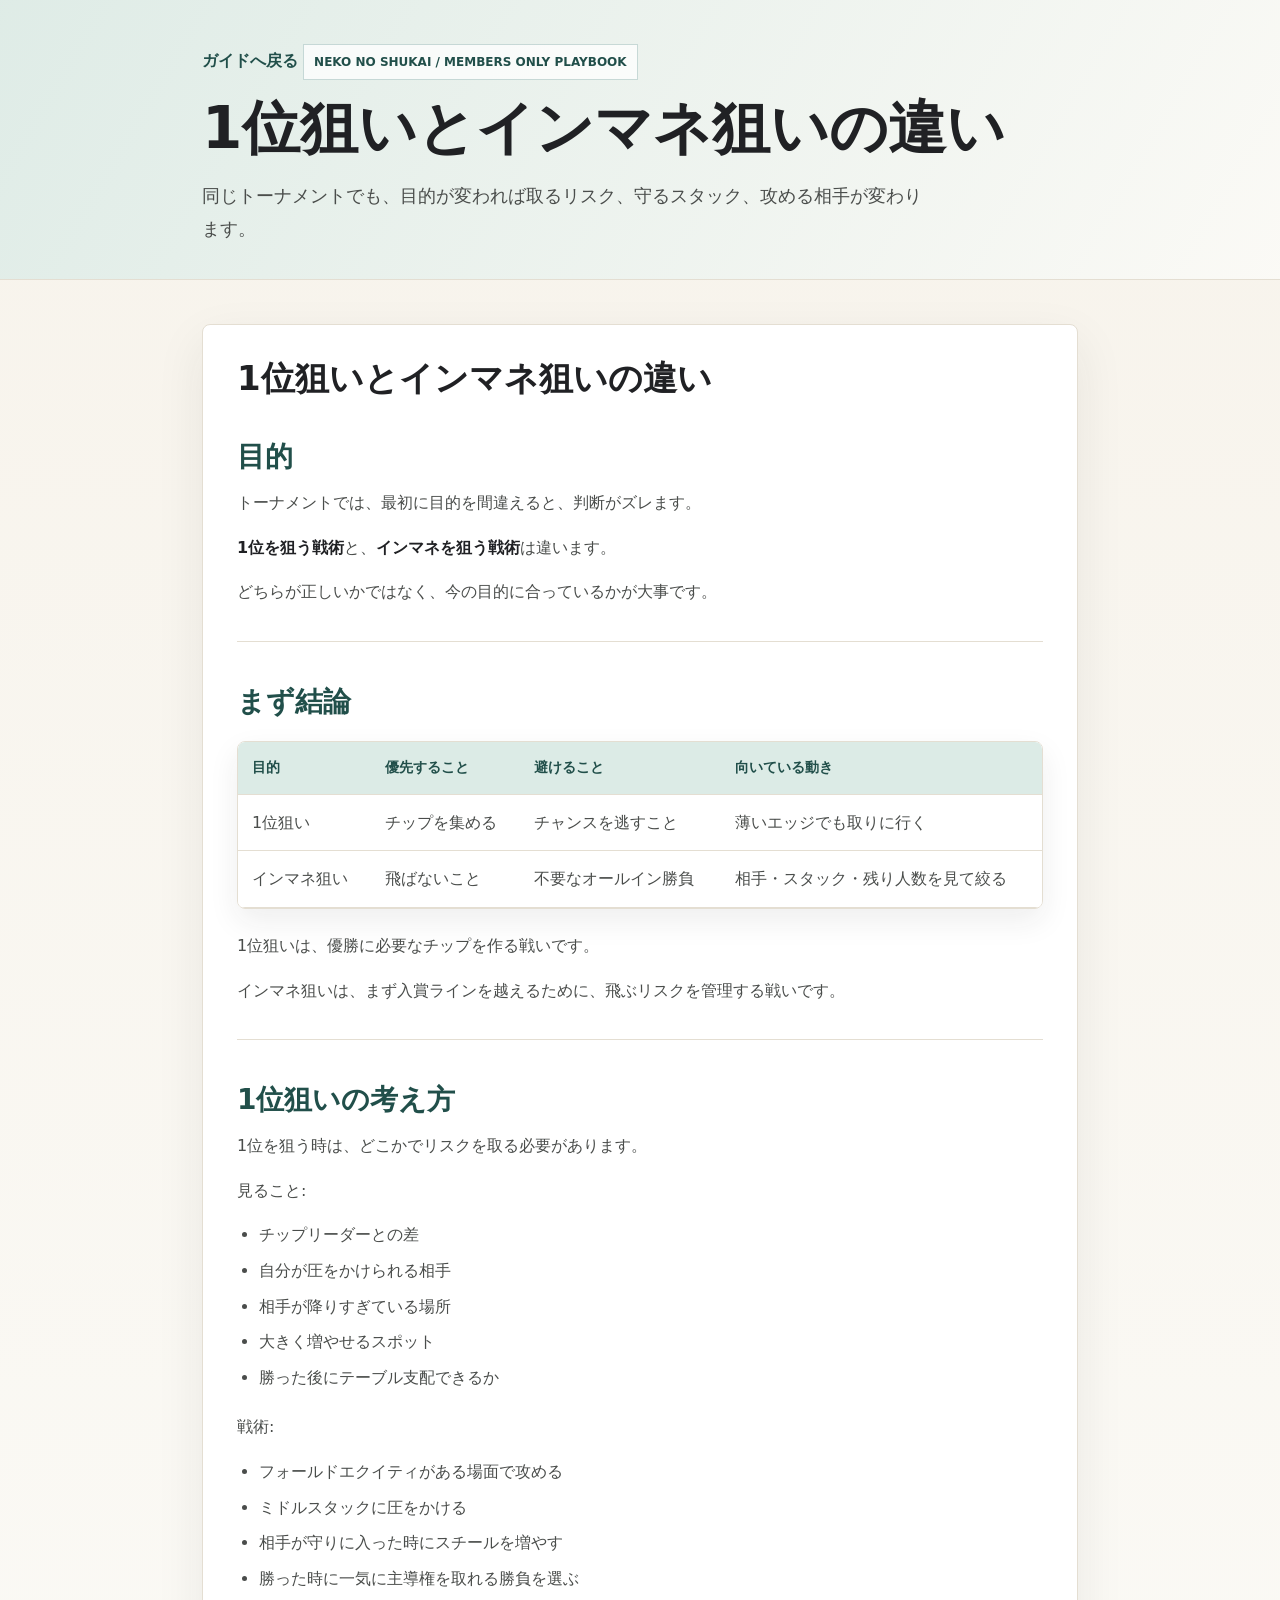
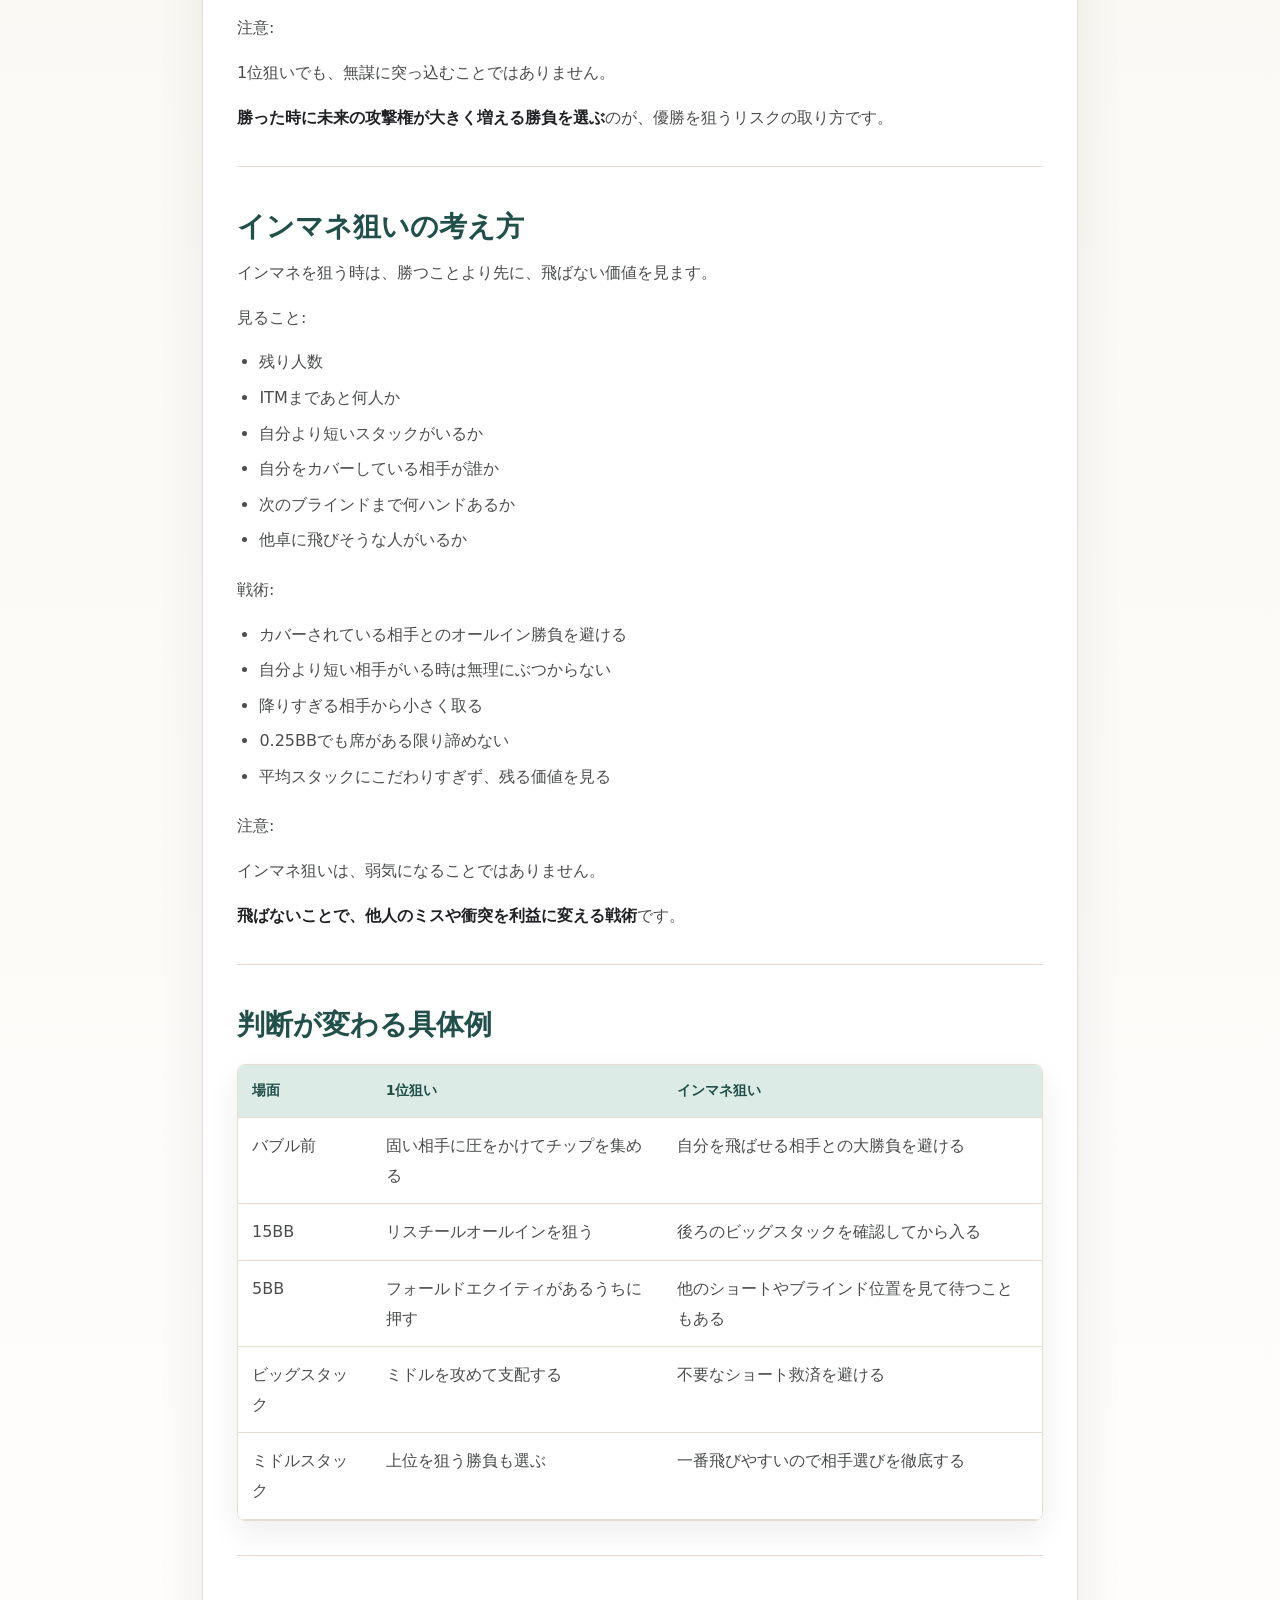
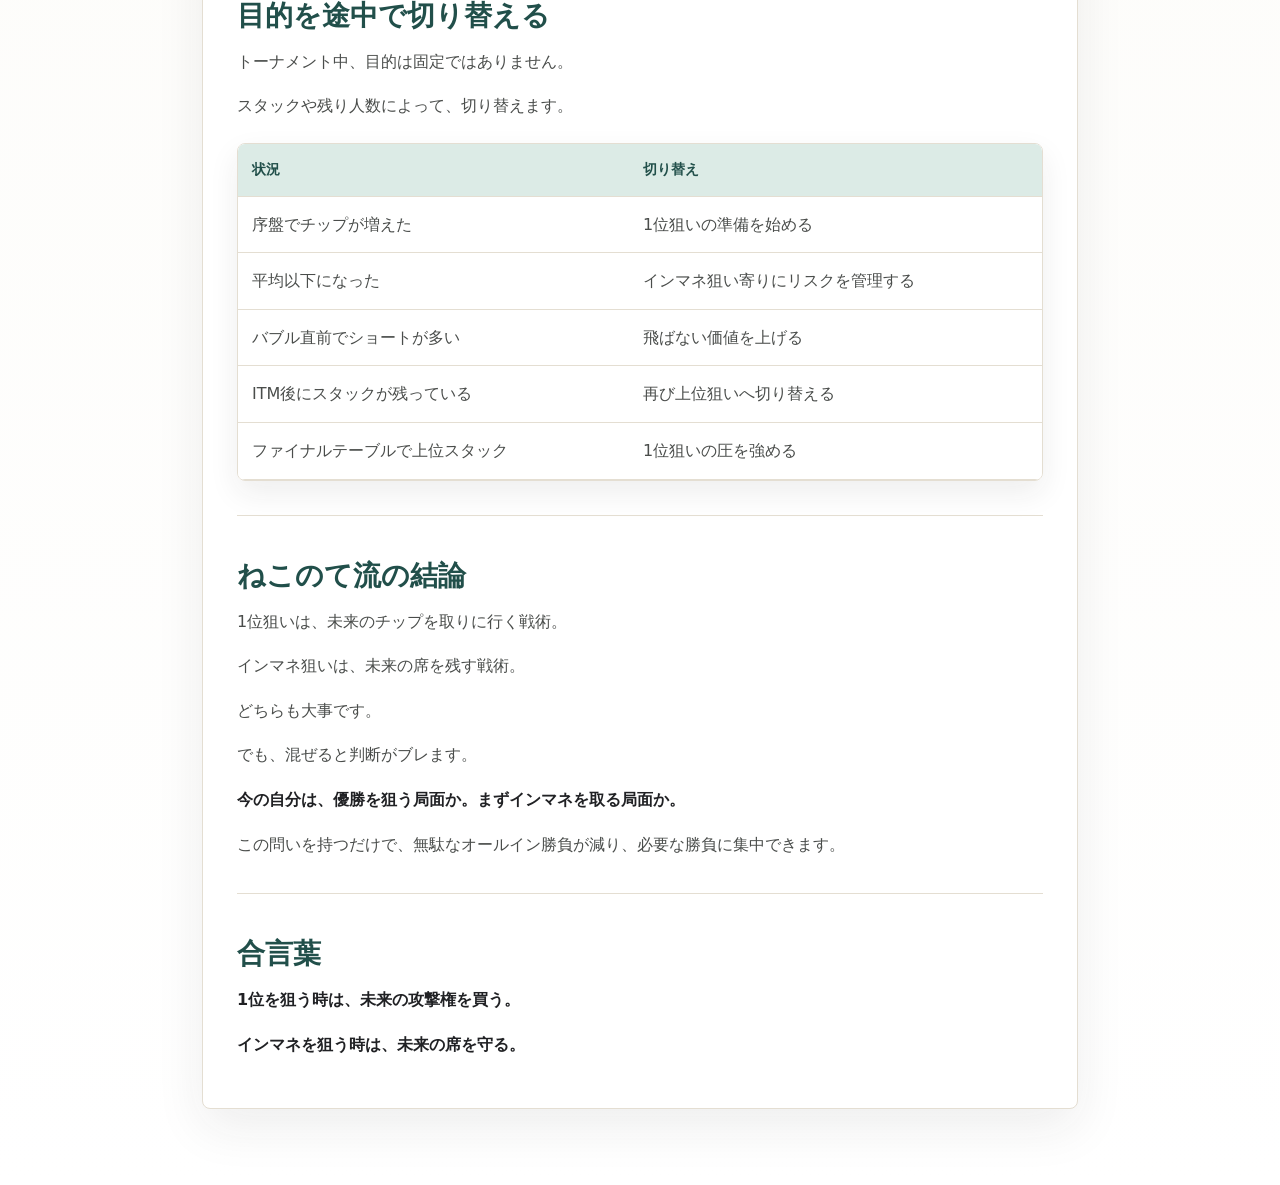
<file: goal-based-strategy.html>
<!doctype html>
<html lang="ja">
<head>
  <meta charset="utf-8">
  <meta name="viewport" content="width=device-width, initial-scale=1">
  <title>1位狙いとインマネ狙いの違い | 猫の集会メンバー限定ガイド</title>
  <meta name="description" content="猫の集会メンバー限定 インマネ戦略ガイド">
  <link rel="stylesheet" href="guide-page.css">
</head>
<body data-md="goal-based-strategy.md">
  <header class="page-hero">
    <div class="wrap">
      <a class="back" href="index.html">ガイドへ戻る</a>
      <p class="eyebrow">Neko no Shukai / Members Only Playbook</p>
      <h1>1位狙いとインマネ狙いの違い</h1>
      <p class="lead">同じトーナメントでも、目的が変われば取るリスク、守るスタック、攻める相手が変わります。</p>
    </div>
  </header>
  <main class="wrap">
    <article id="content" class="article">読み込み中...</article>
  </main>
  <script src="guide-page.js"></script>
</body>
</html>
</file>
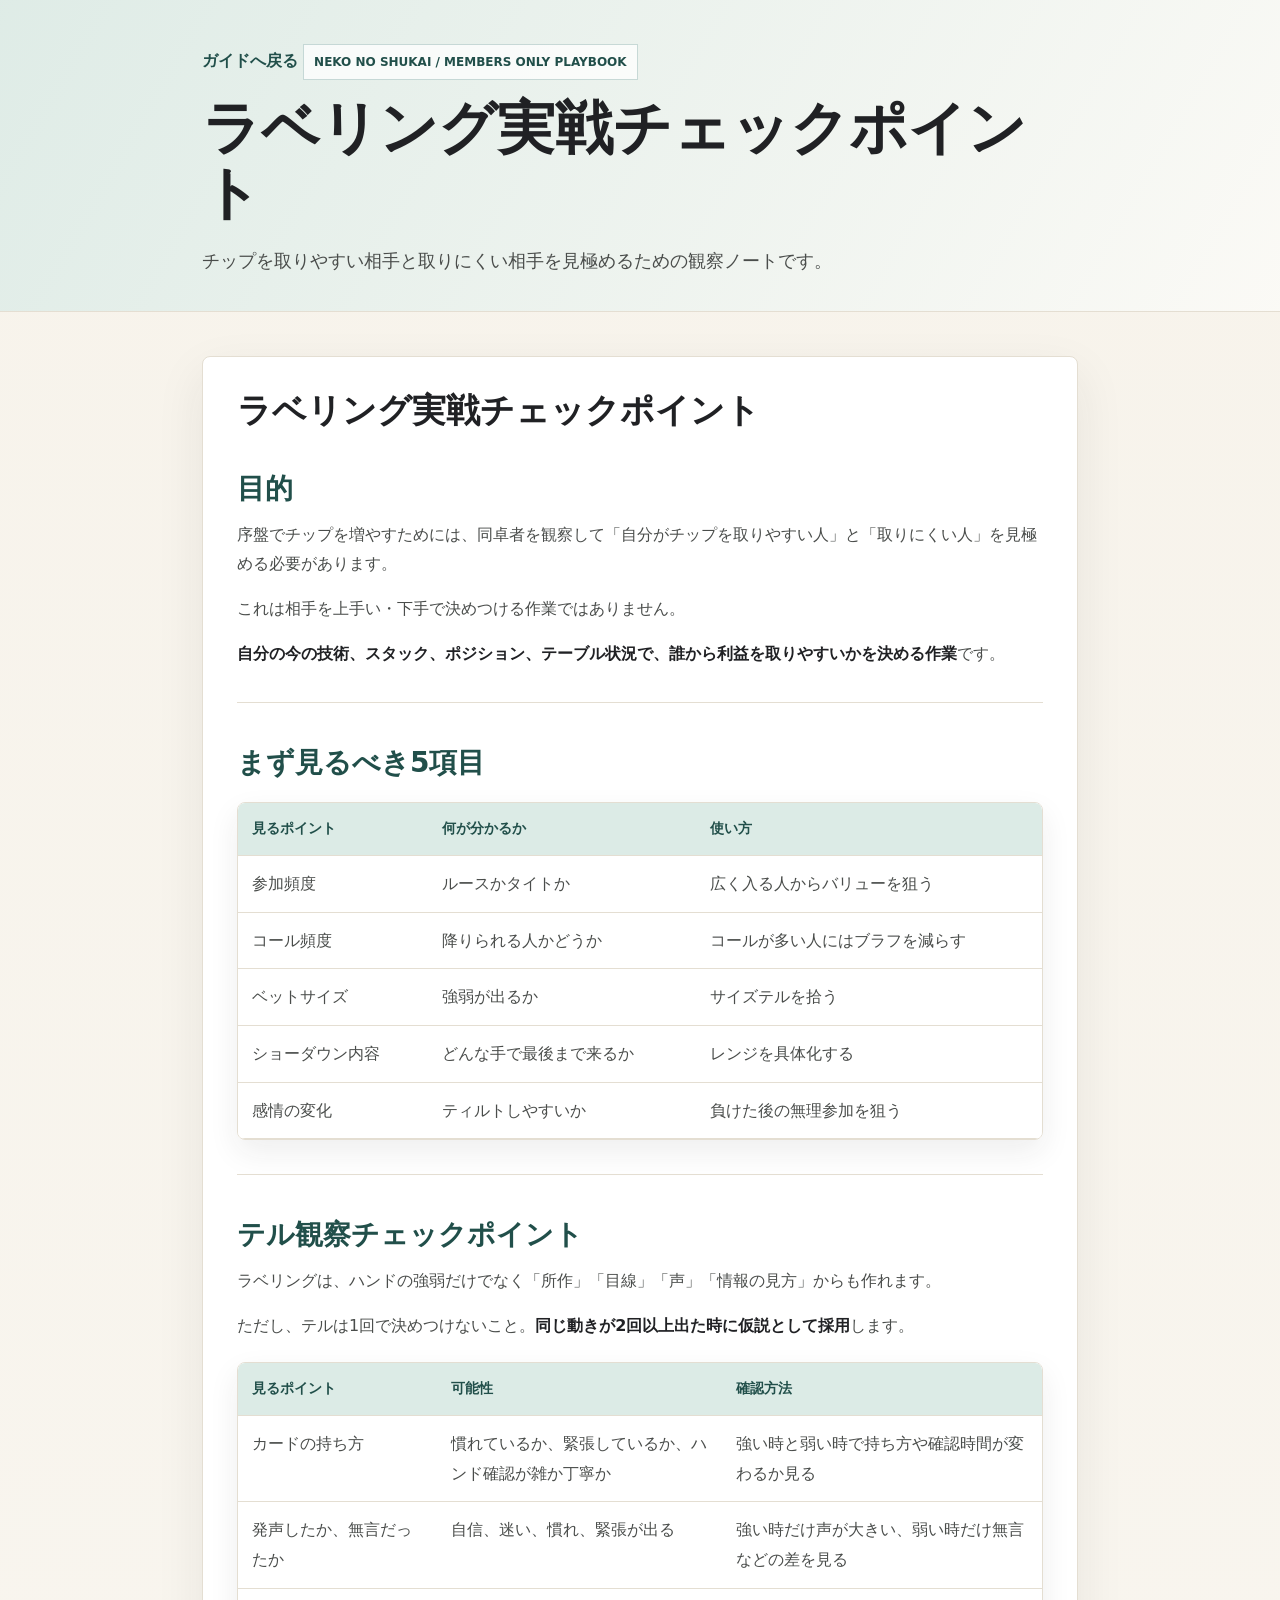
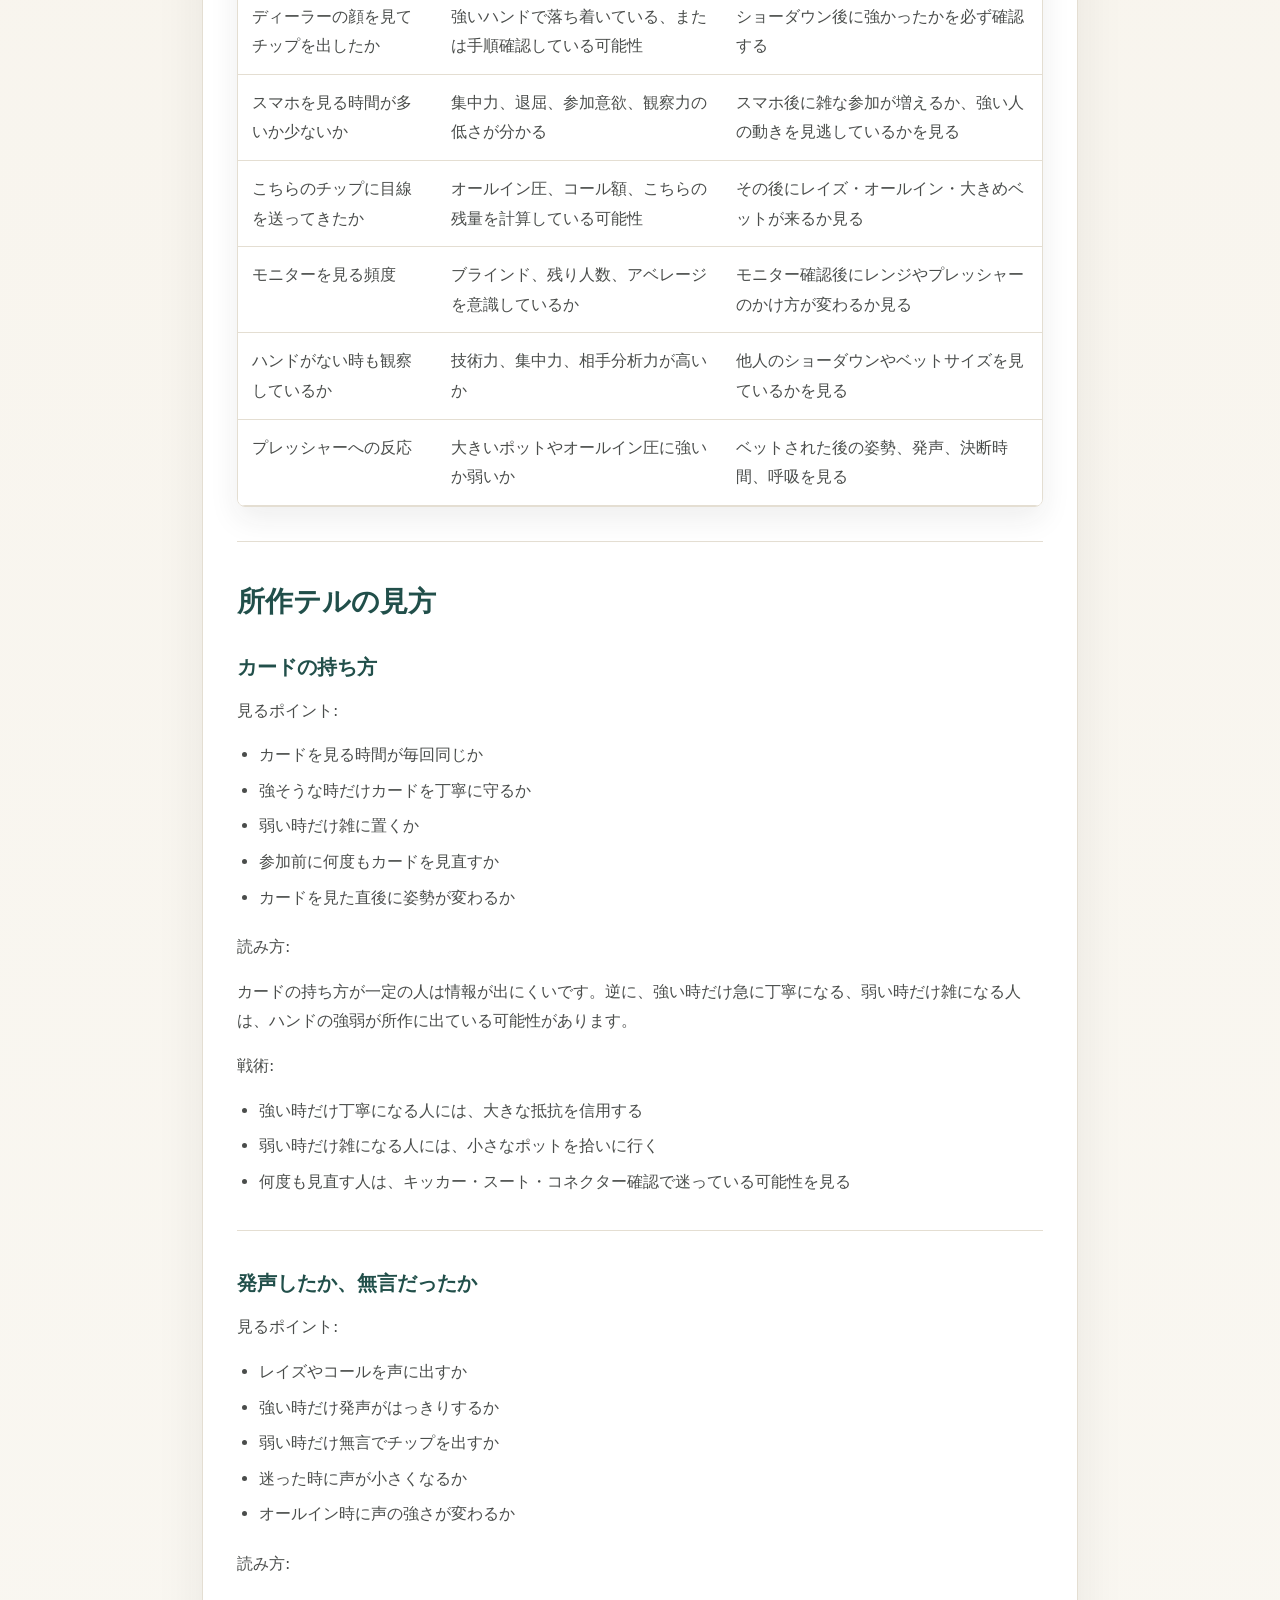
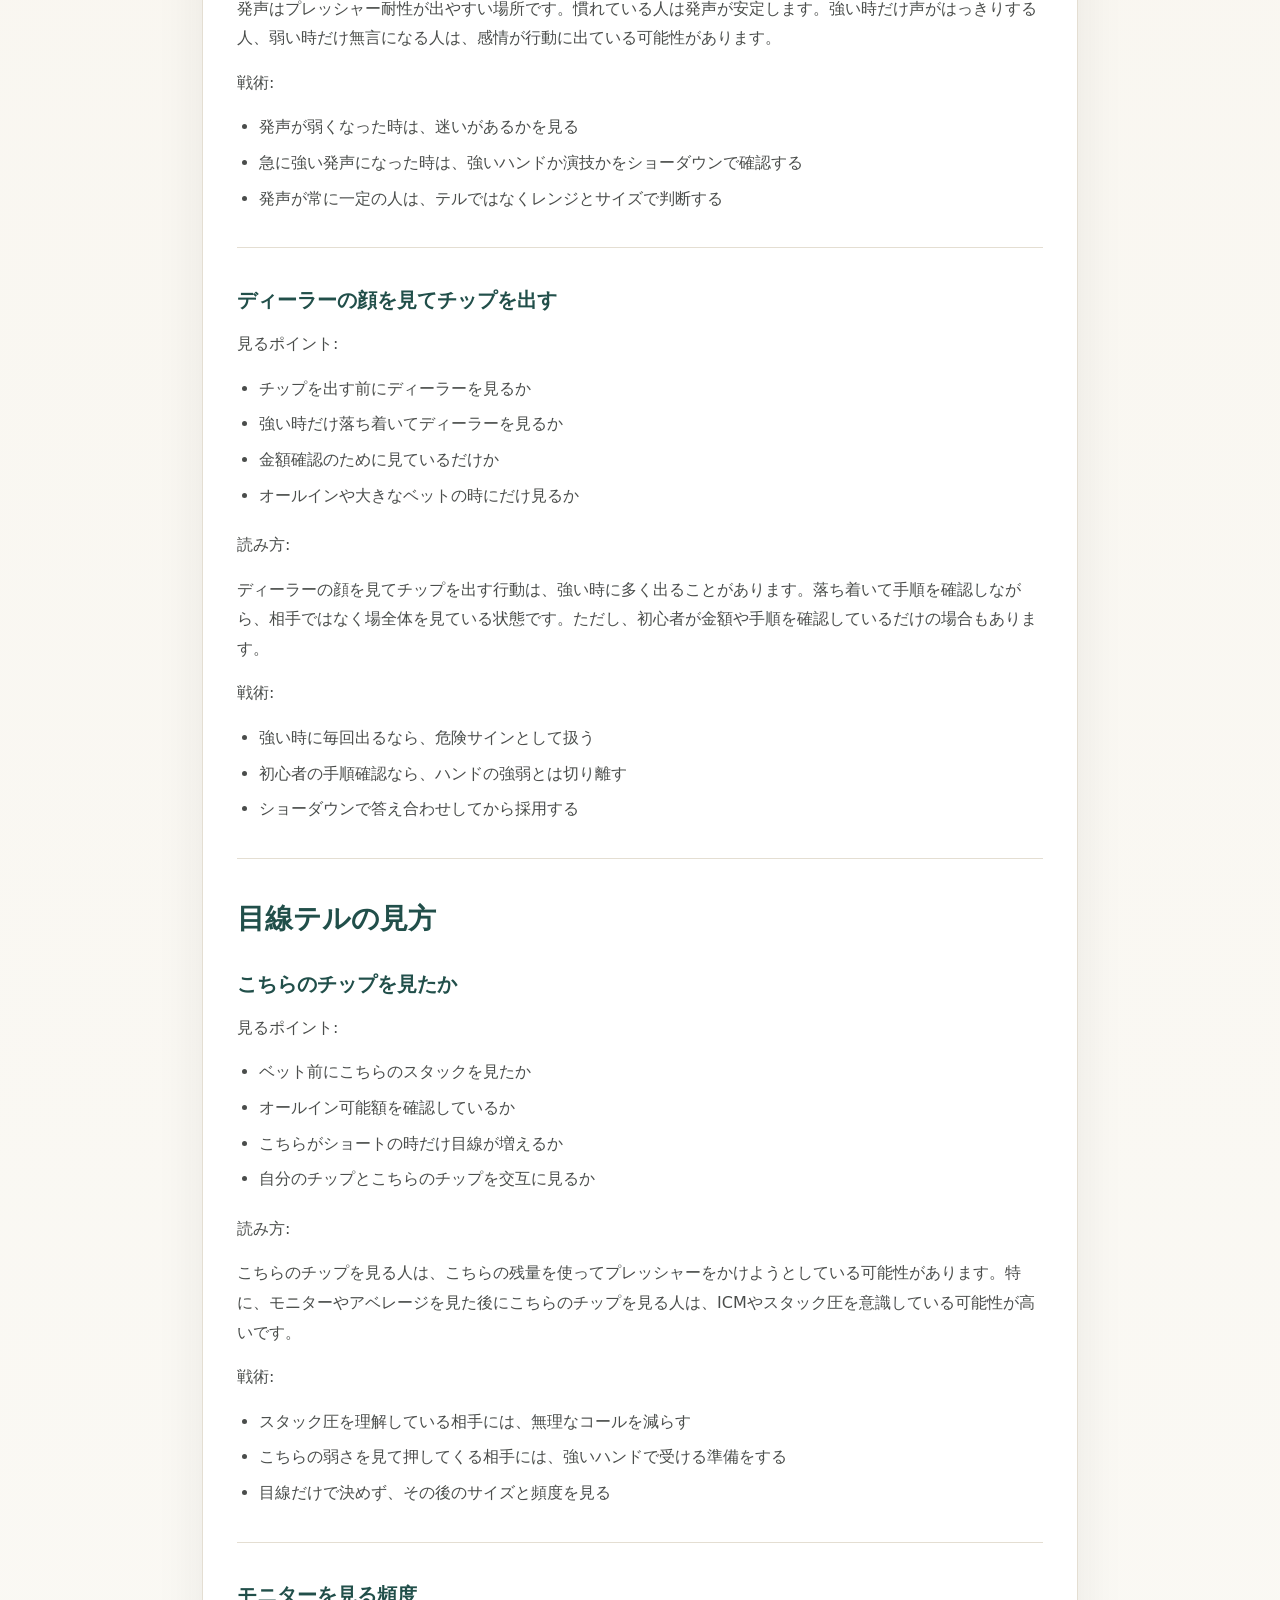
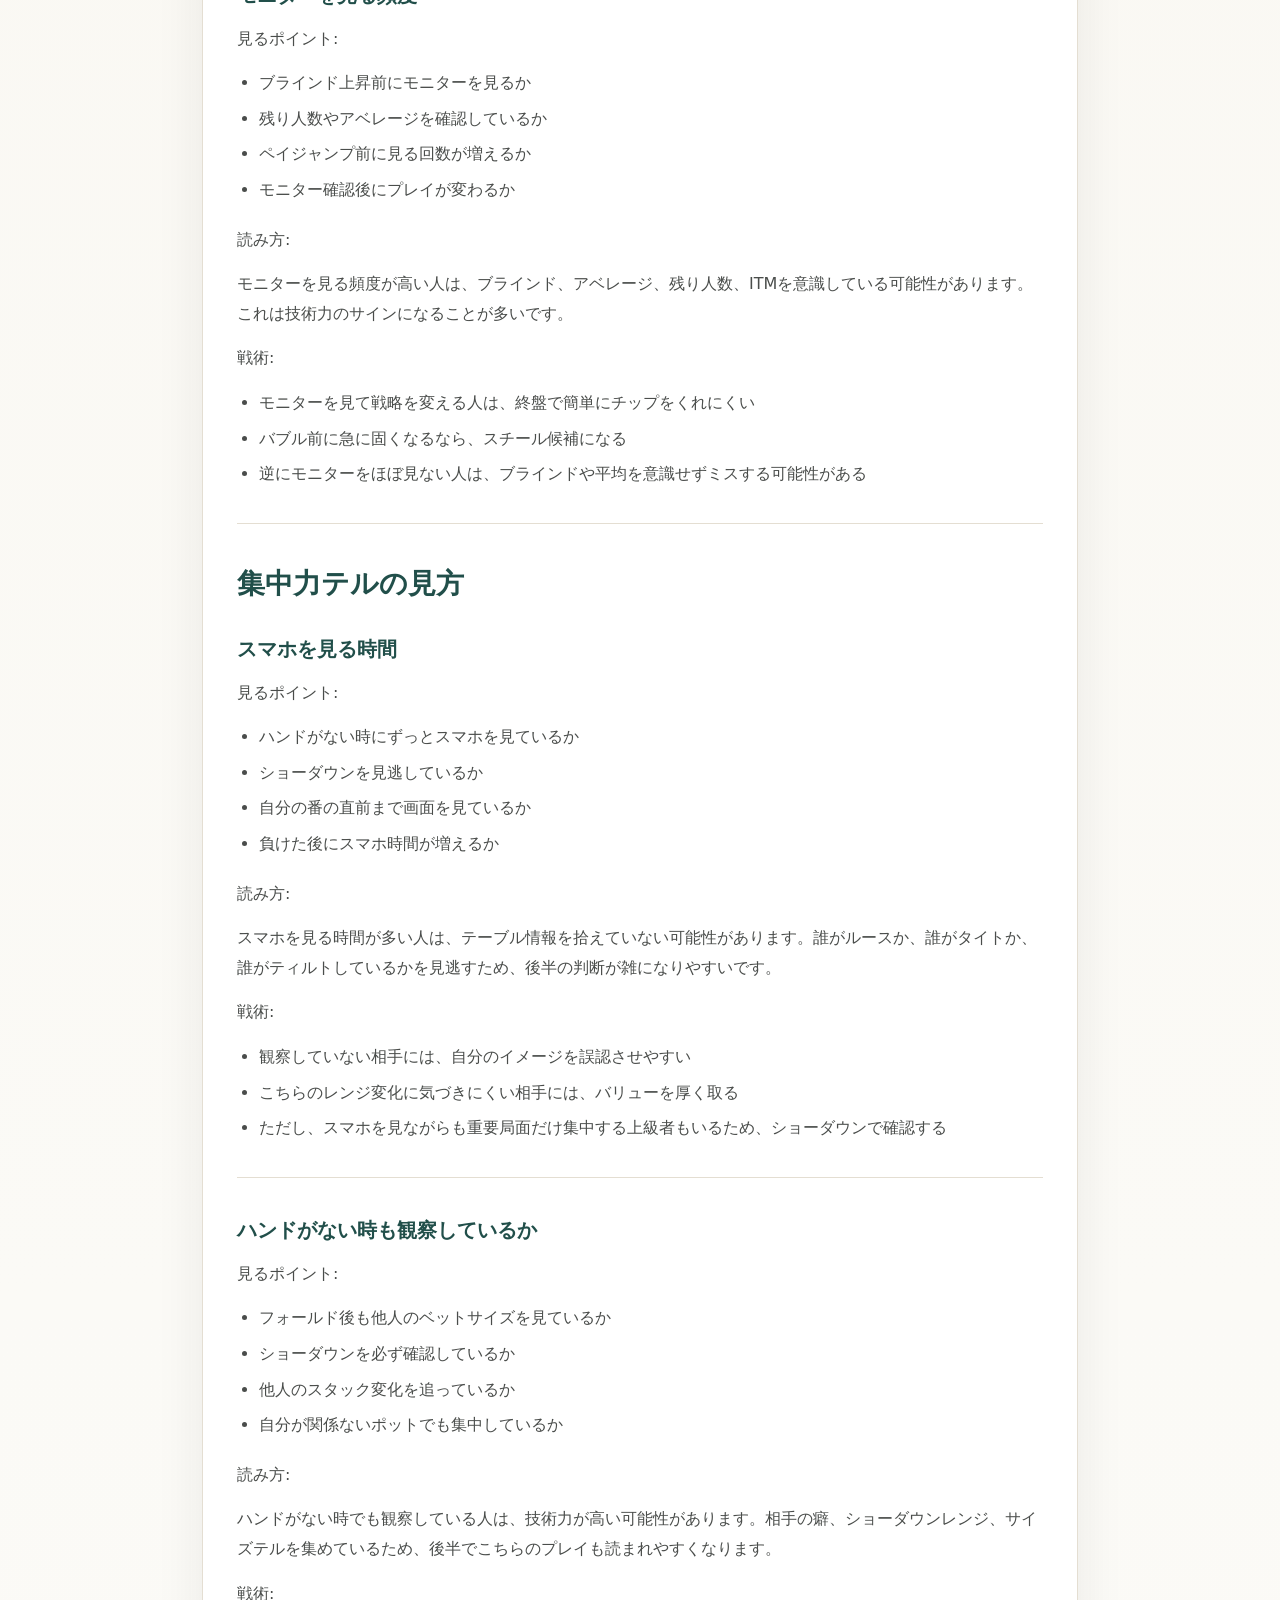
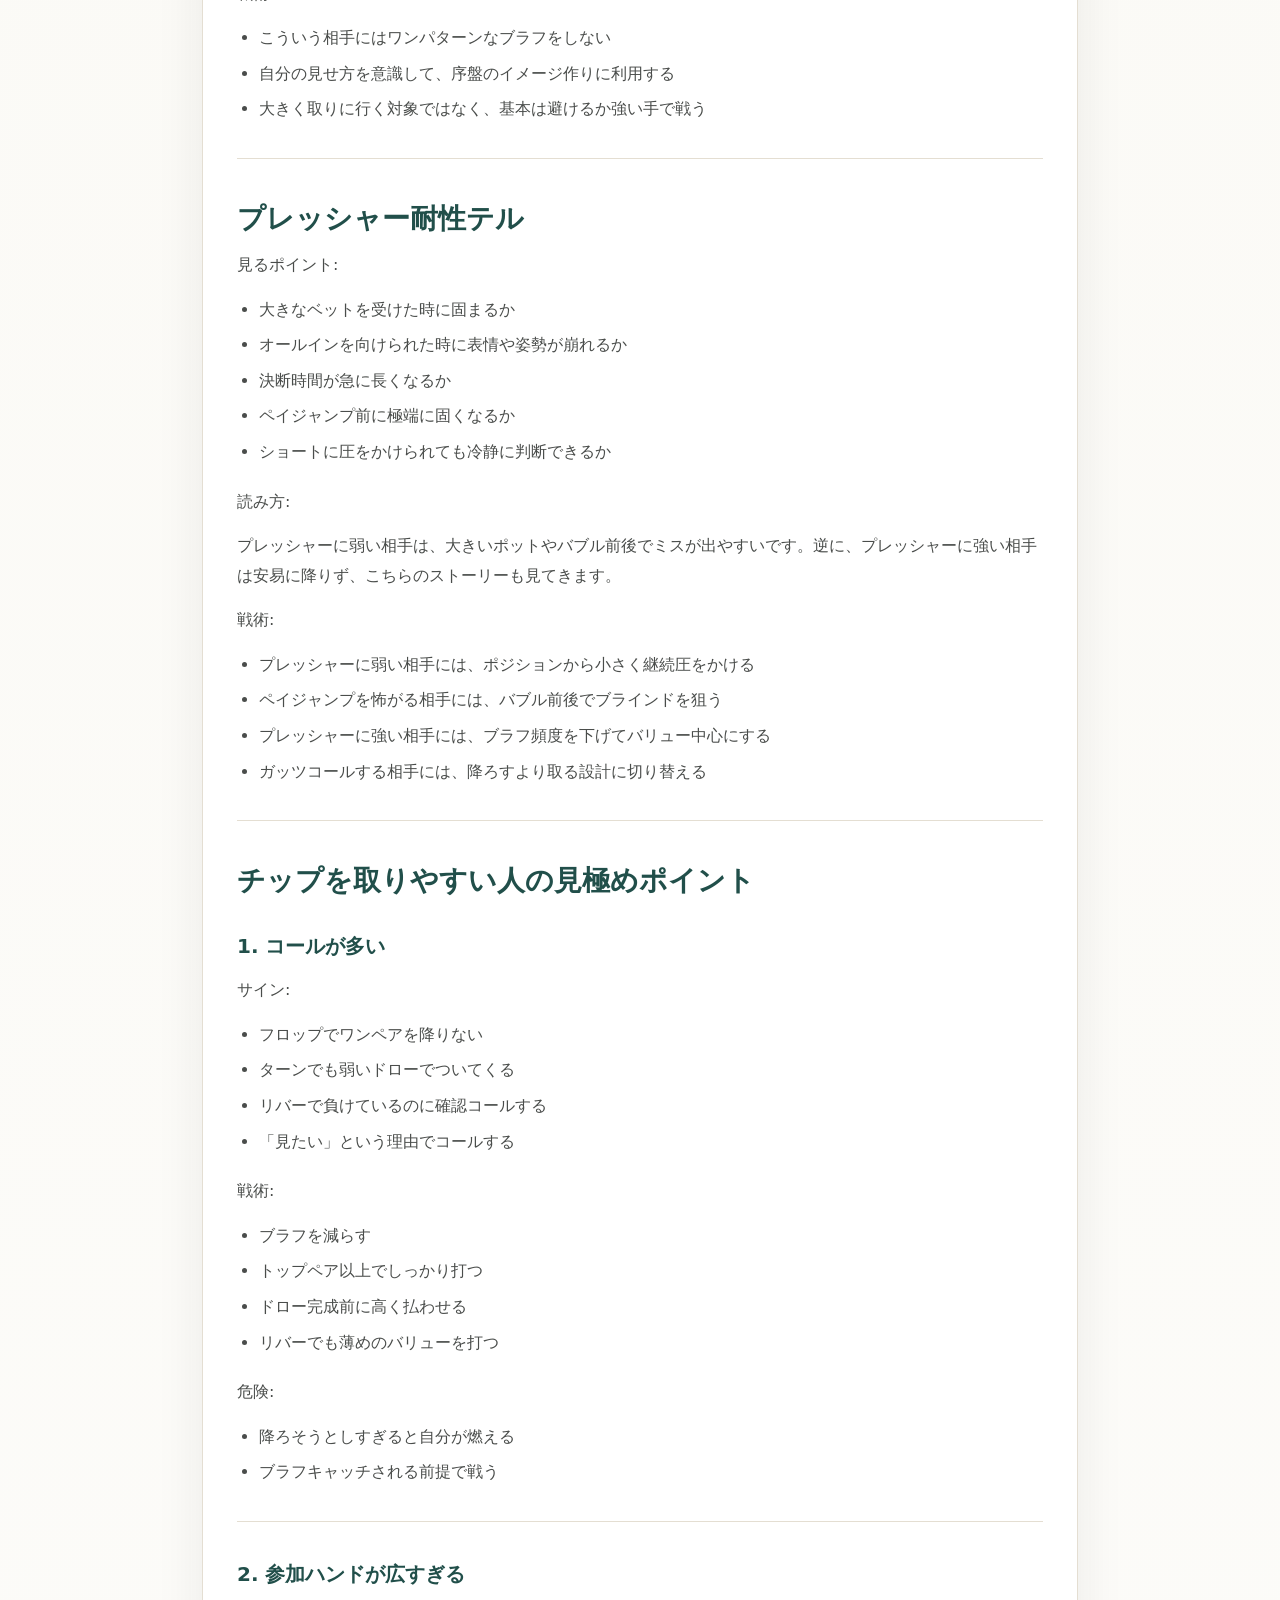
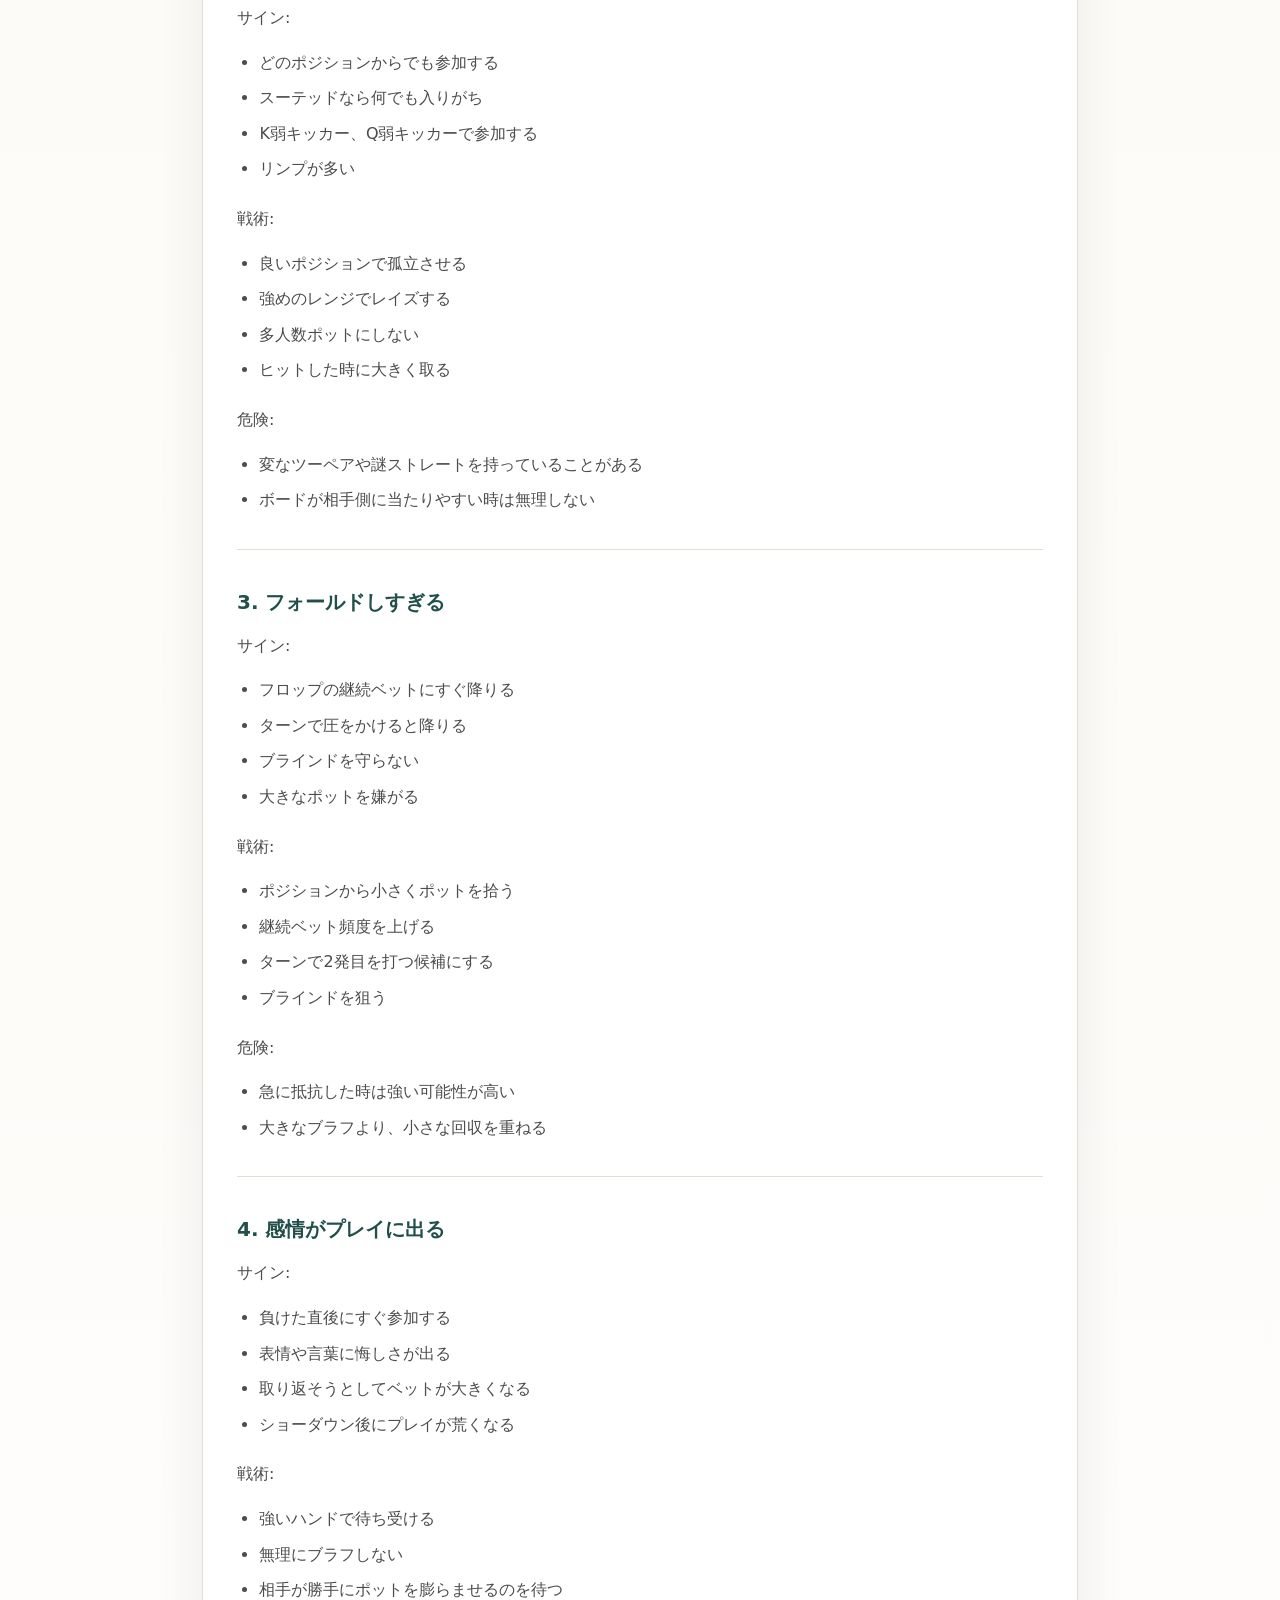
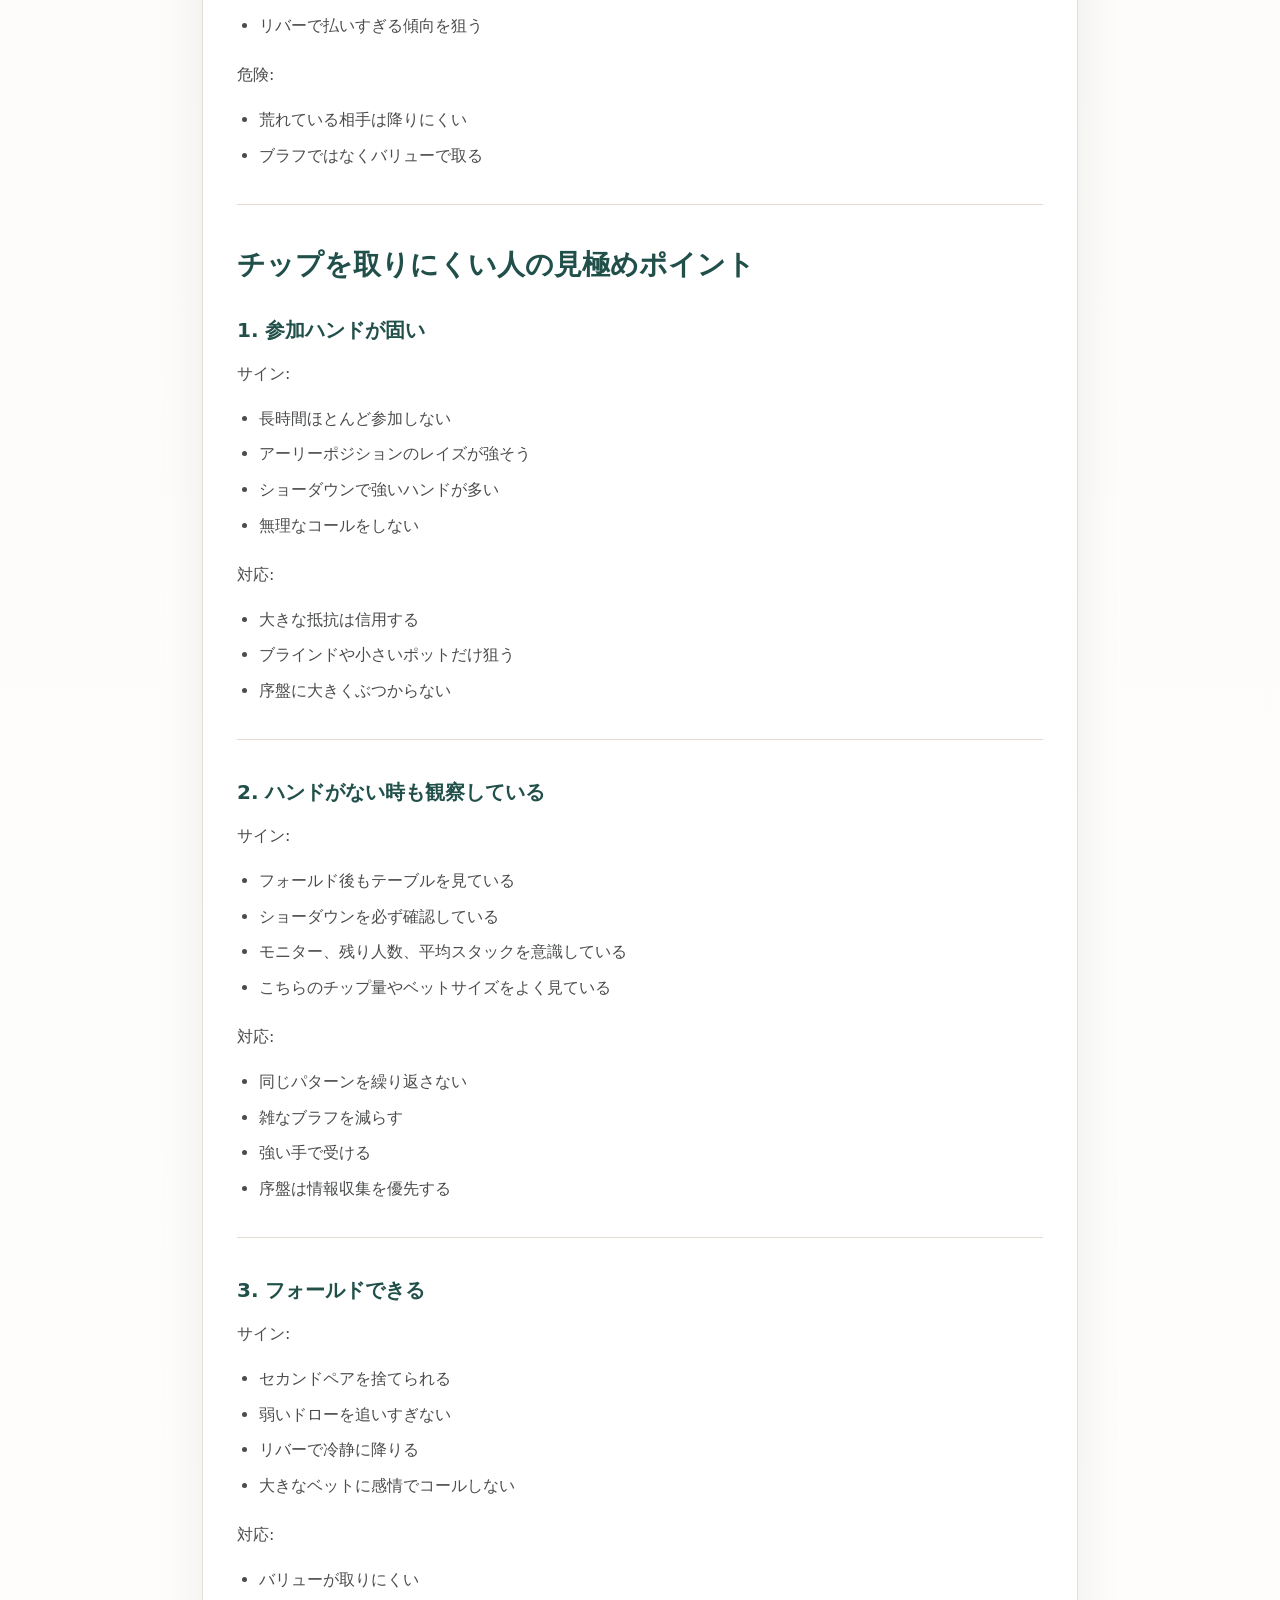
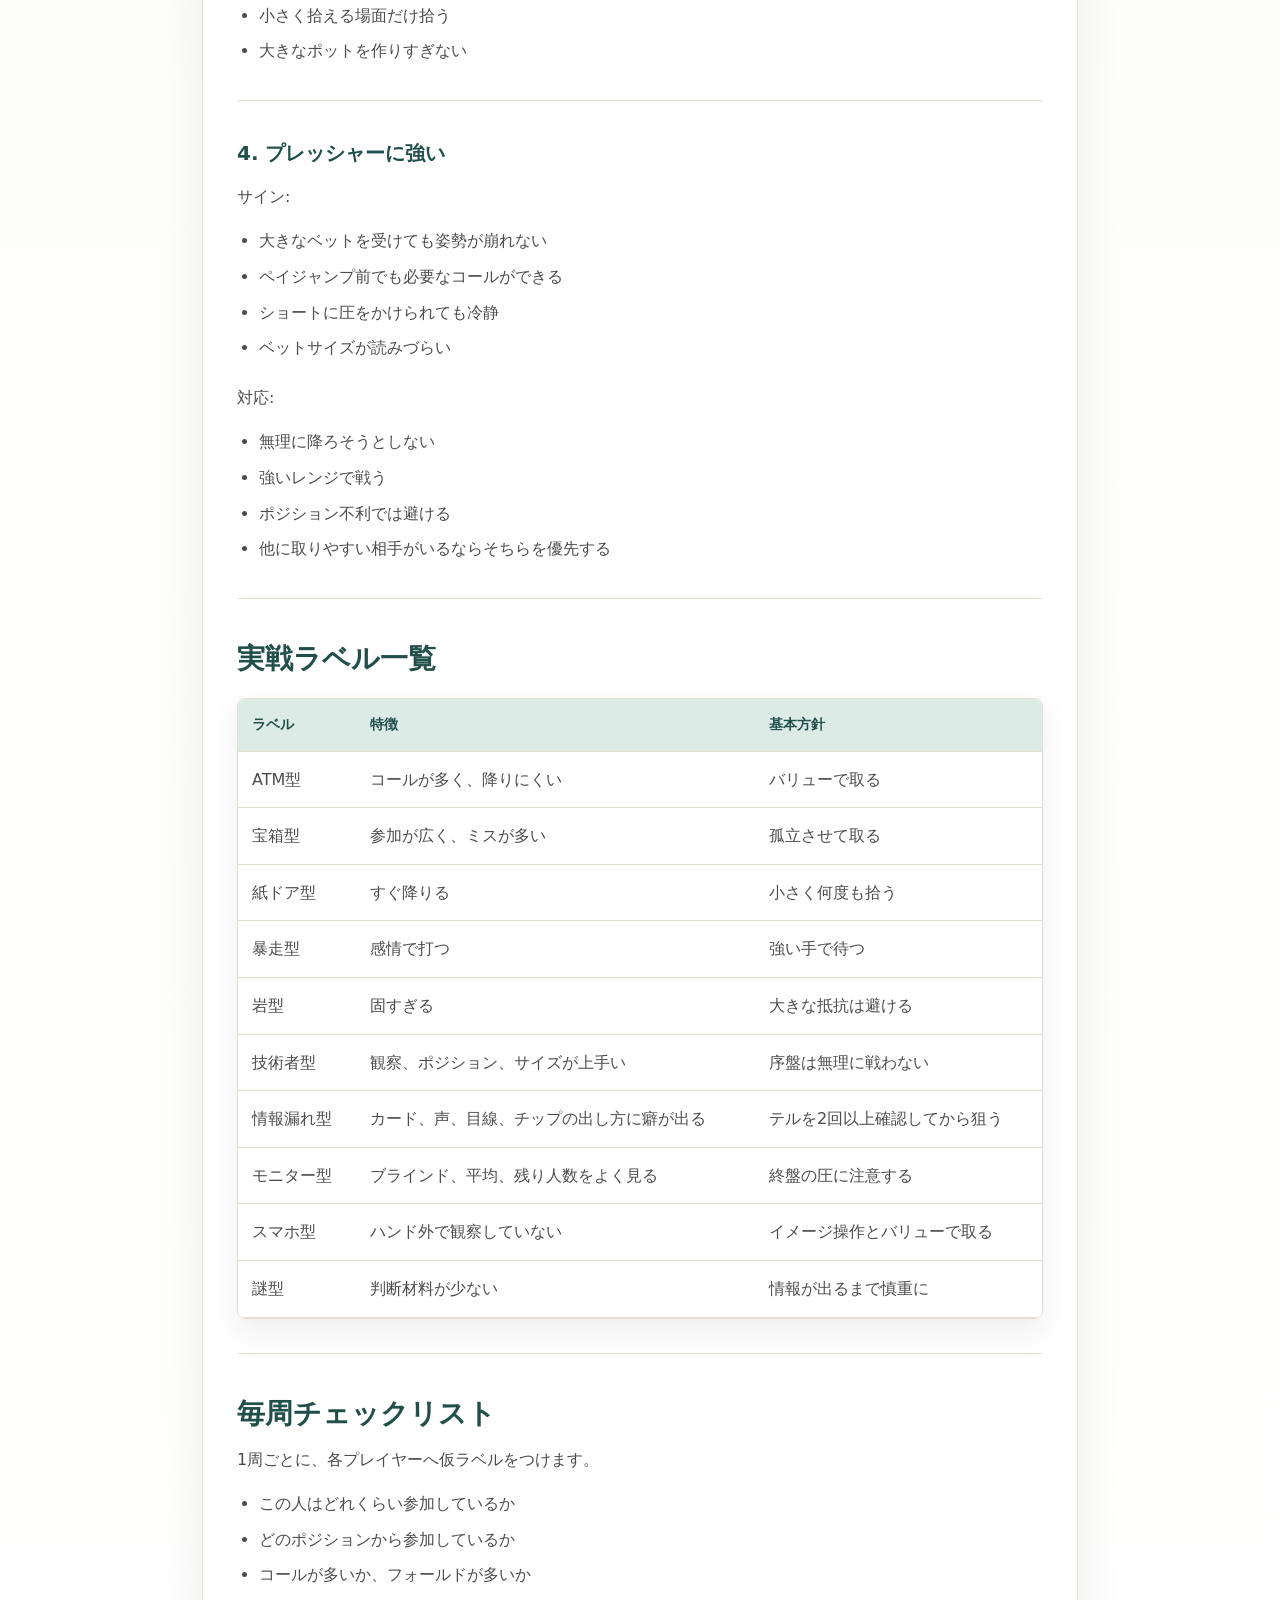
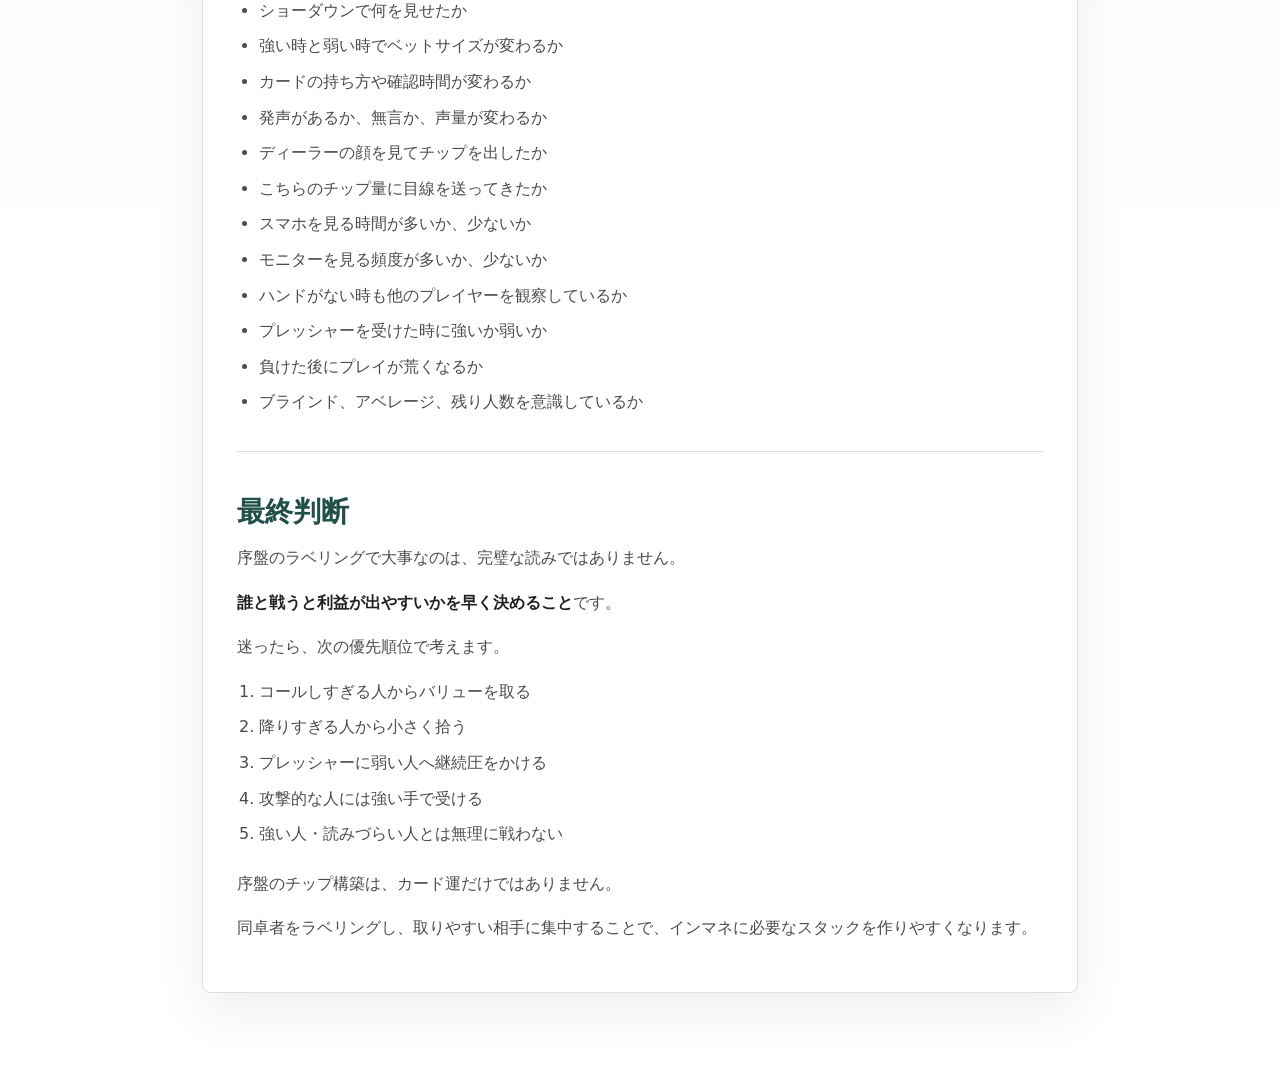
<file: labeling-checkpoints.html>
<!doctype html>
<html lang="ja">
<head>
  <meta charset="utf-8">
  <meta name="viewport" content="width=device-width, initial-scale=1">
  <title>ラベリング実戦チェックポイント | 猫の集会メンバー限定ガイド</title>
  <meta name="description" content="猫の集会メンバー限定 インマネ戦略ガイド">
  <link rel="stylesheet" href="guide-page.css">
</head>
<body data-md="labeling-checkpoints.md">
  <header class="page-hero">
    <div class="wrap">
      <a class="back" href="index.html">ガイドへ戻る</a>
      <p class="eyebrow">Neko no Shukai / Members Only Playbook</p>
      <h1>ラベリング実戦チェックポイント</h1>
      <p class="lead">チップを取りやすい相手と取りにくい相手を見極めるための観察ノートです。</p>
    </div>
  </header>
  <main class="wrap">
    <article id="content" class="article">読み込み中...</article>
  </main>
  <script src="guide-page.js"></script>
</body>
</html>
</file>
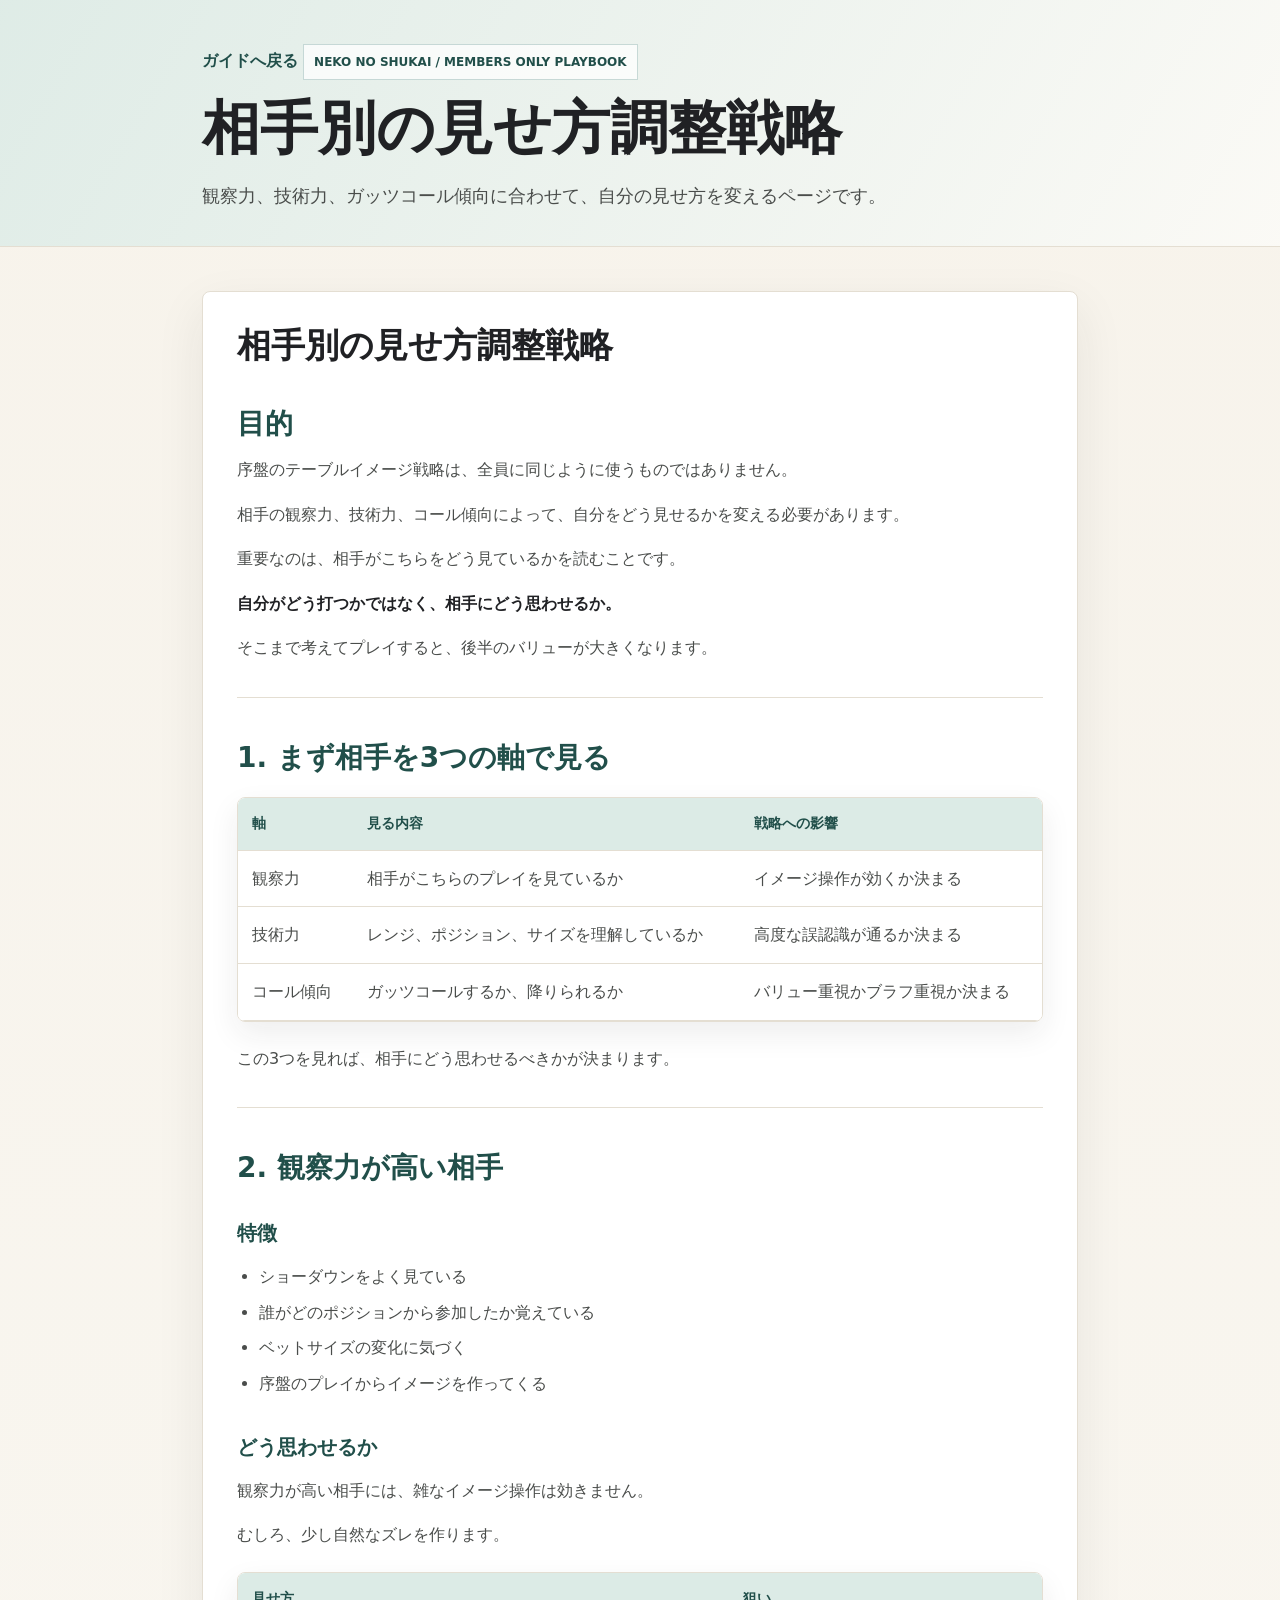
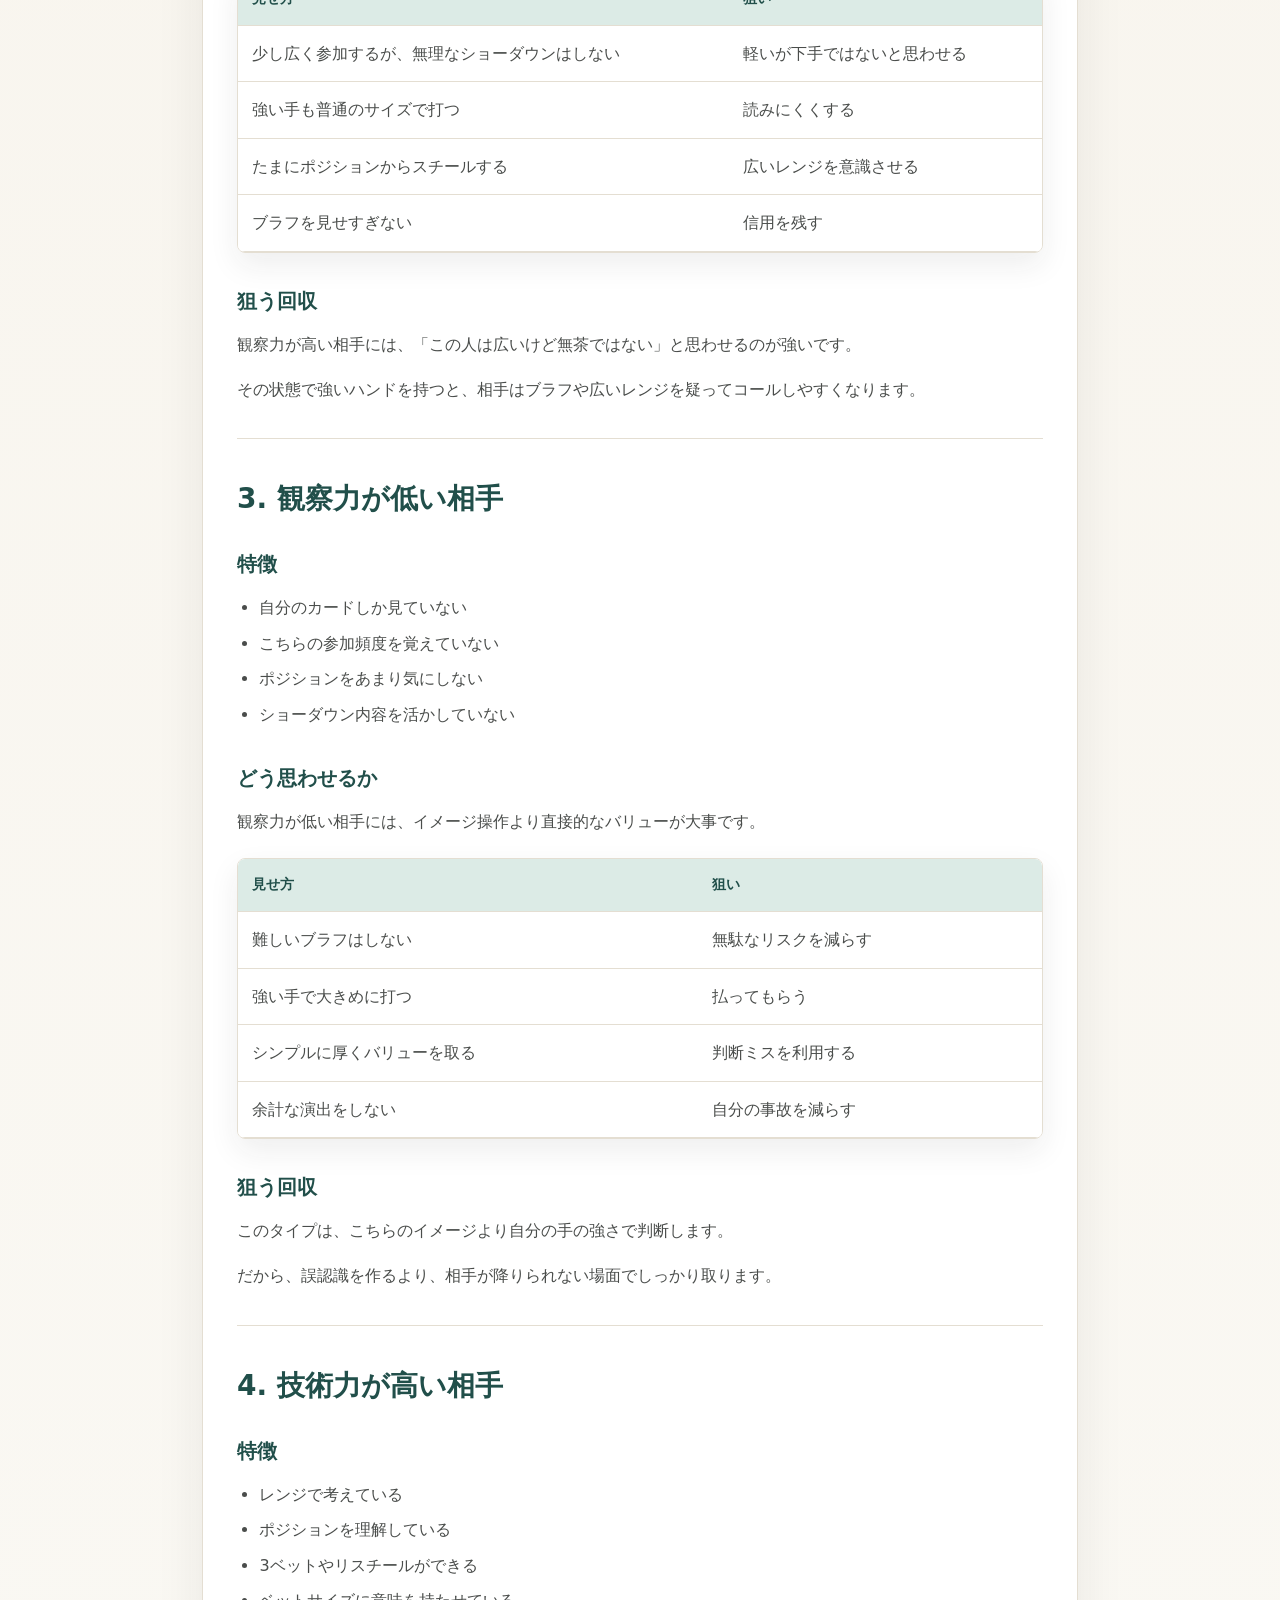
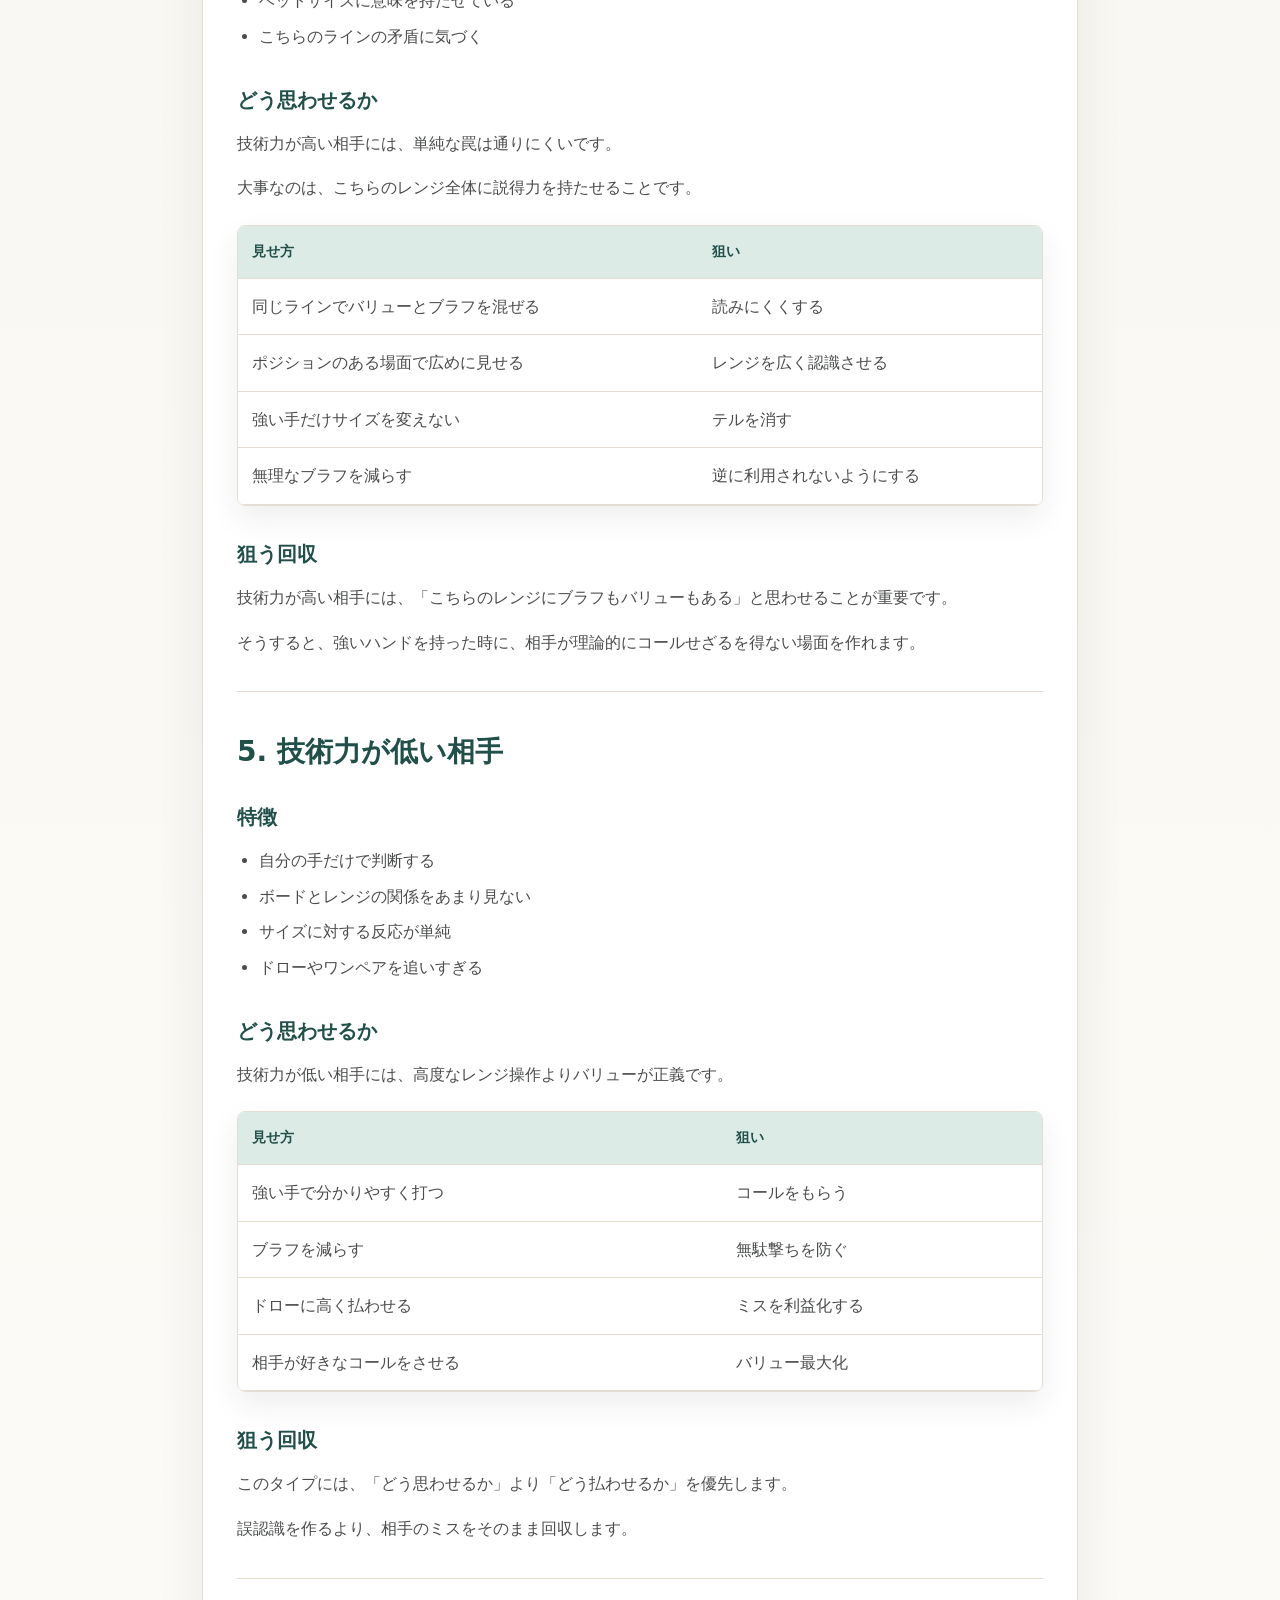
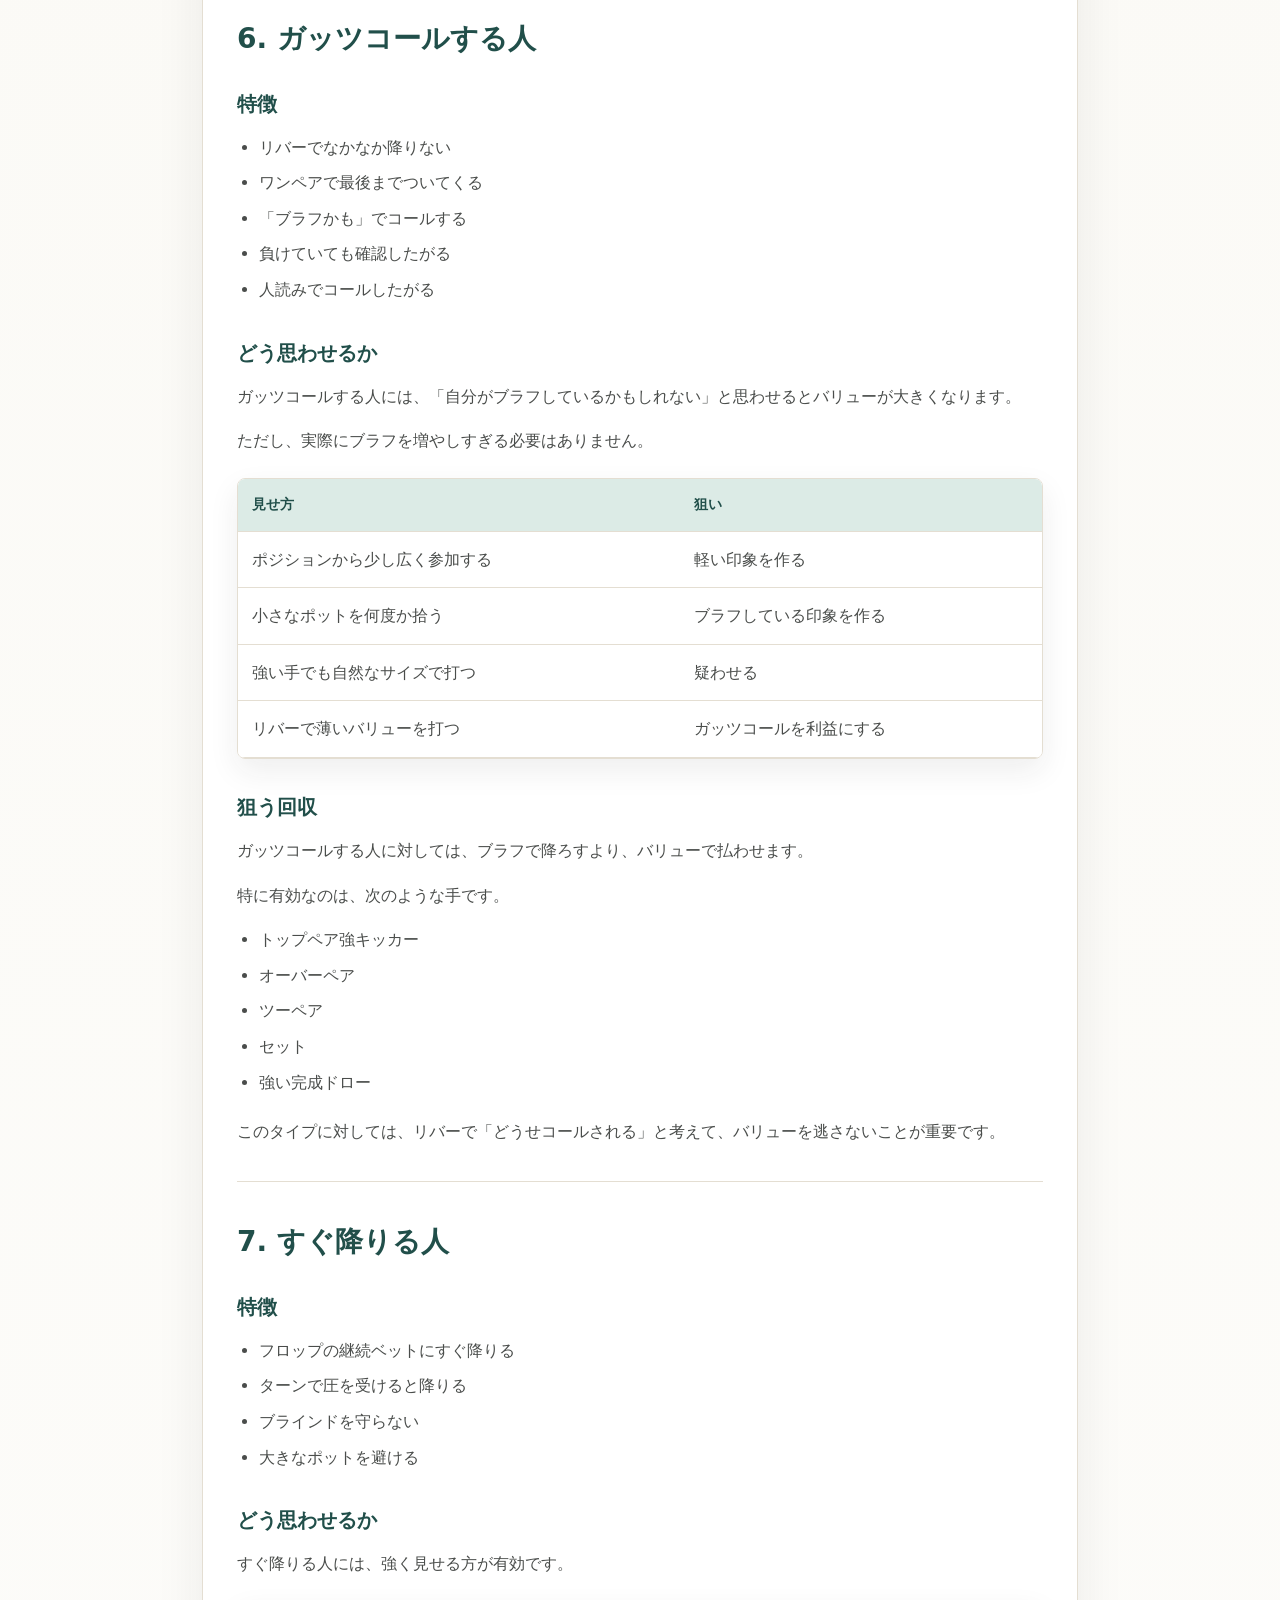
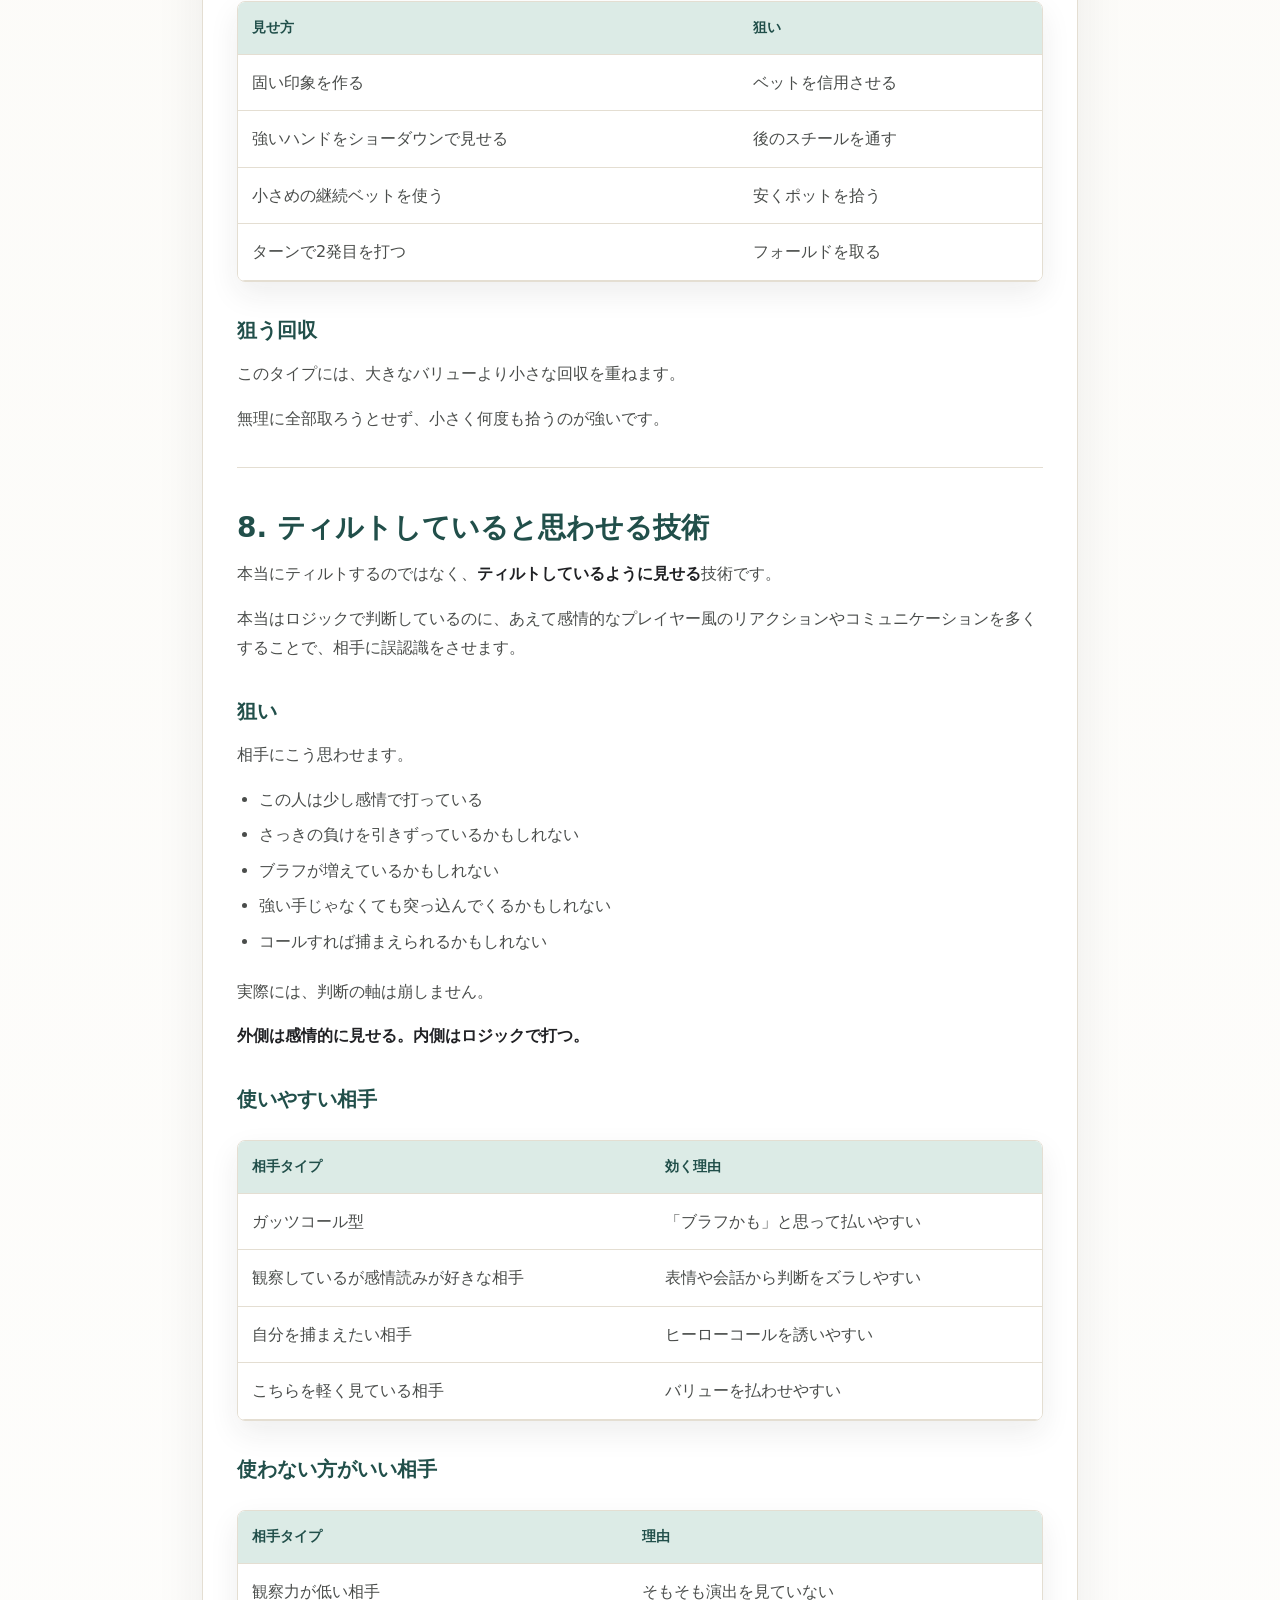
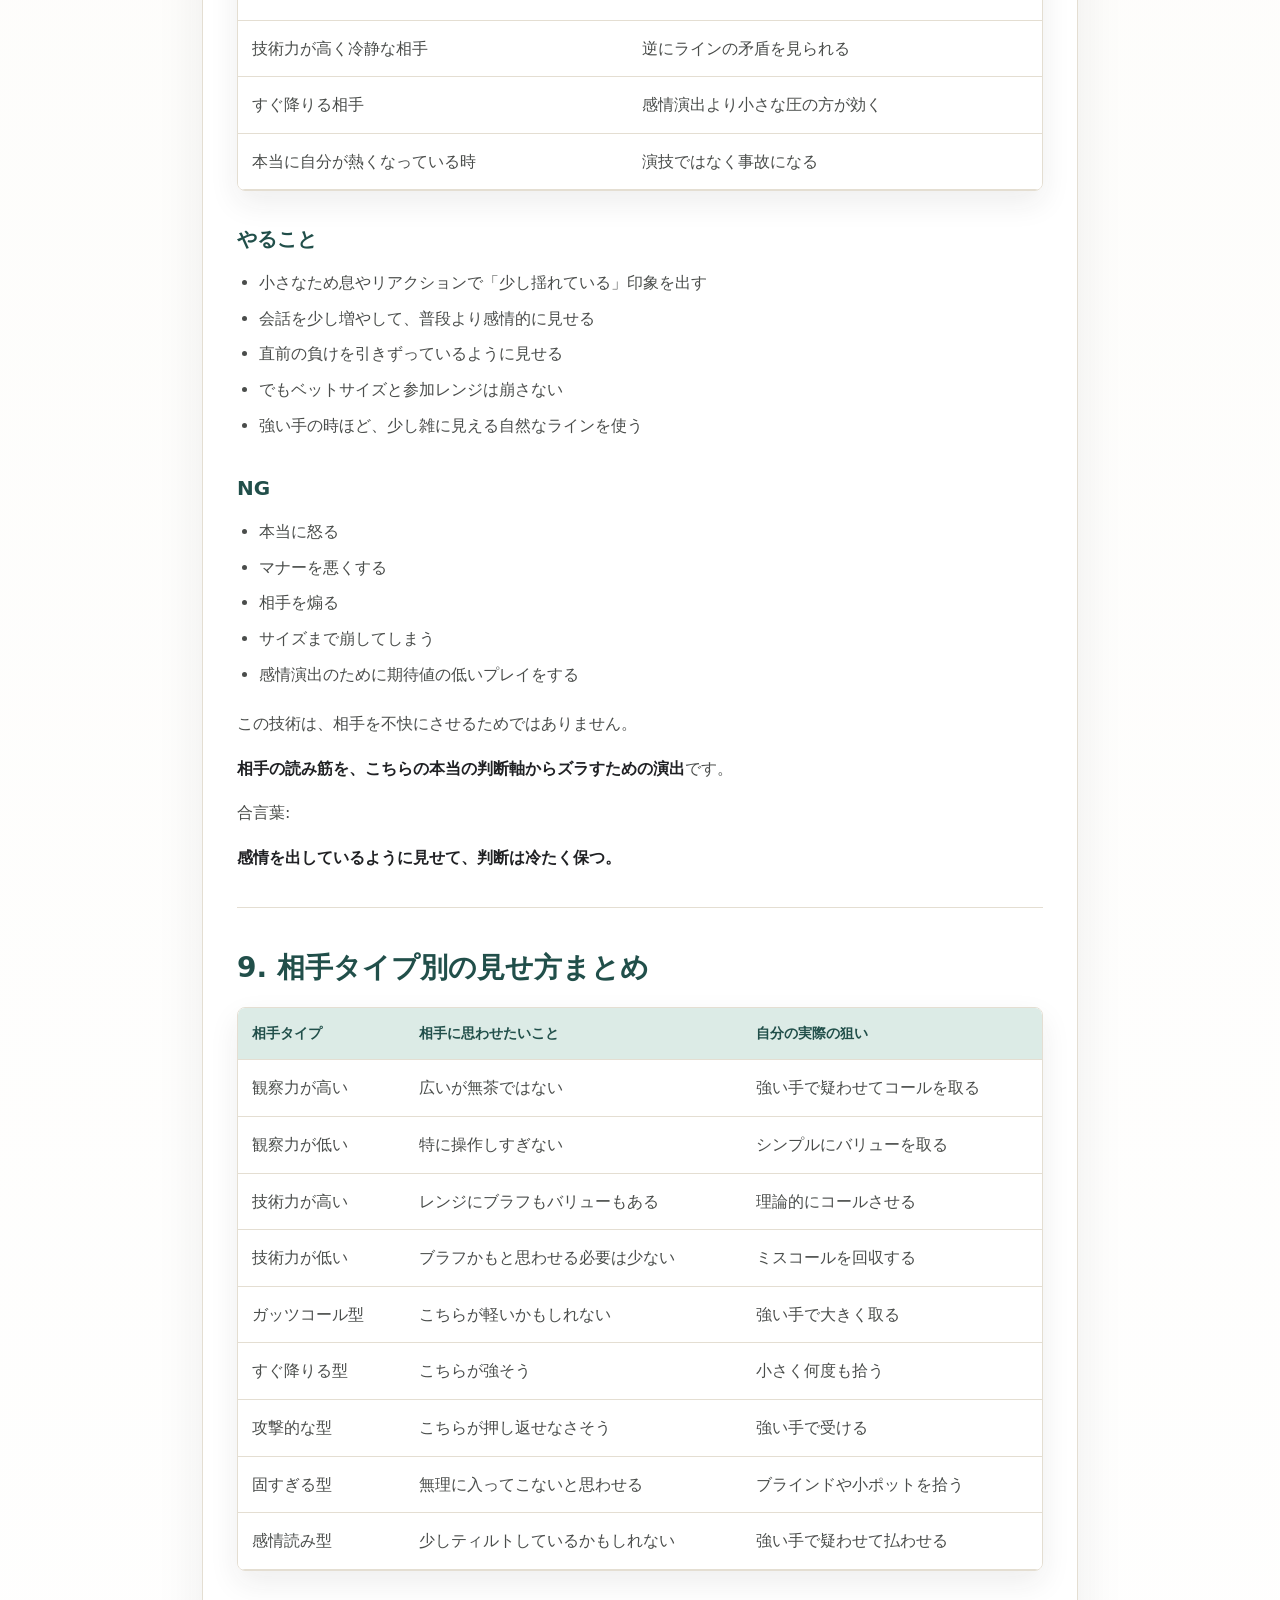
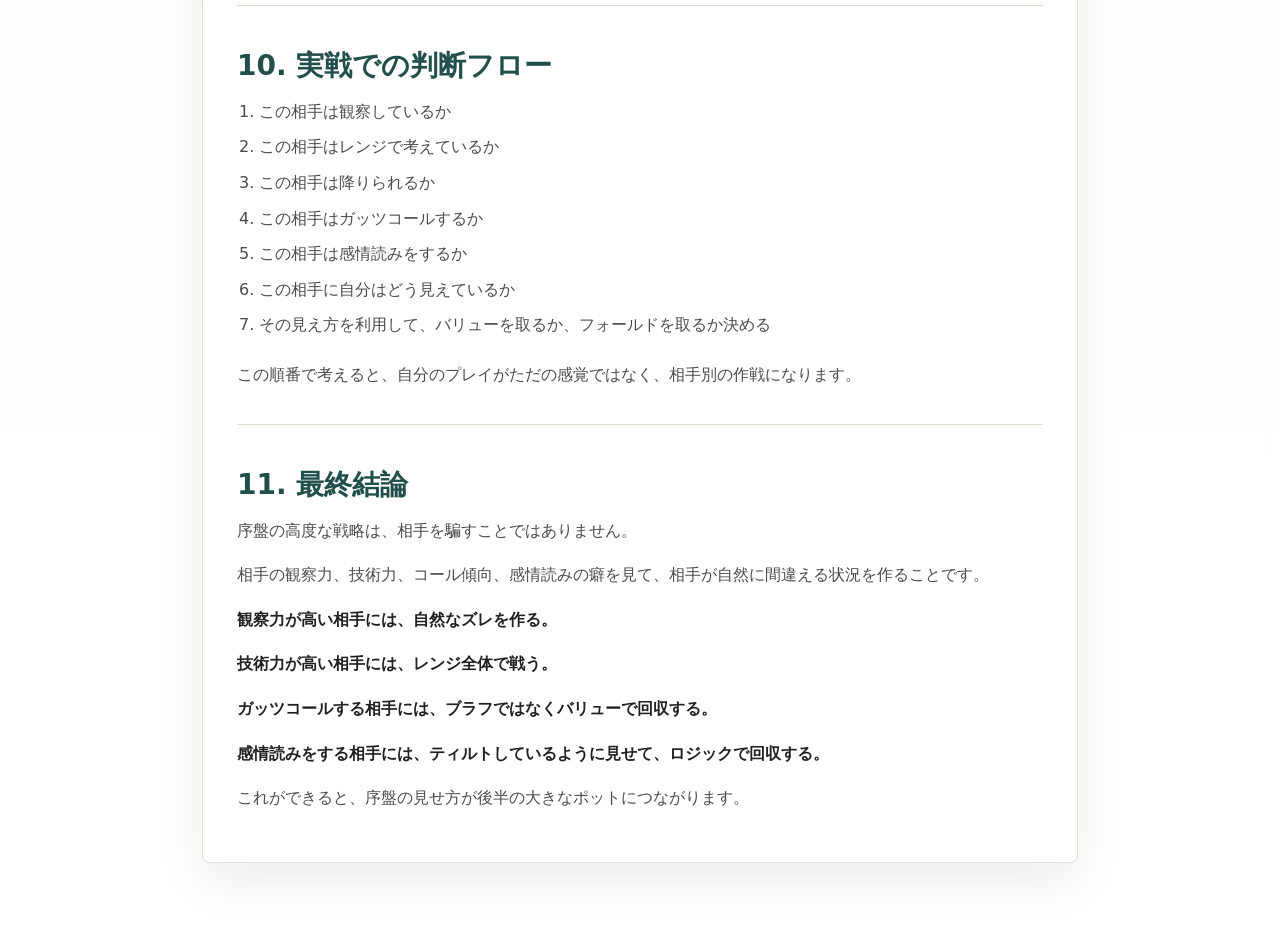
<file: opponent-awareness-image-adjustment.html>
<!doctype html>
<html lang="ja">
<head>
  <meta charset="utf-8">
  <meta name="viewport" content="width=device-width, initial-scale=1">
  <title>相手別の見せ方調整戦略 | 猫の集会メンバー限定ガイド</title>
  <meta name="description" content="猫の集会メンバー限定 インマネ戦略ガイド">
  <link rel="stylesheet" href="guide-page.css">
</head>
<body data-md="opponent-awareness-image-adjustment.md">
  <header class="page-hero">
    <div class="wrap">
      <a class="back" href="index.html">ガイドへ戻る</a>
      <p class="eyebrow">Neko no Shukai / Members Only Playbook</p>
      <h1>相手別の見せ方調整戦略</h1>
      <p class="lead">観察力、技術力、ガッツコール傾向に合わせて、自分の見せ方を変えるページです。</p>
    </div>
  </header>
  <main class="wrap">
    <article id="content" class="article">読み込み中...</article>
  </main>
  <script src="guide-page.js"></script>
</body>
</html>
</file>
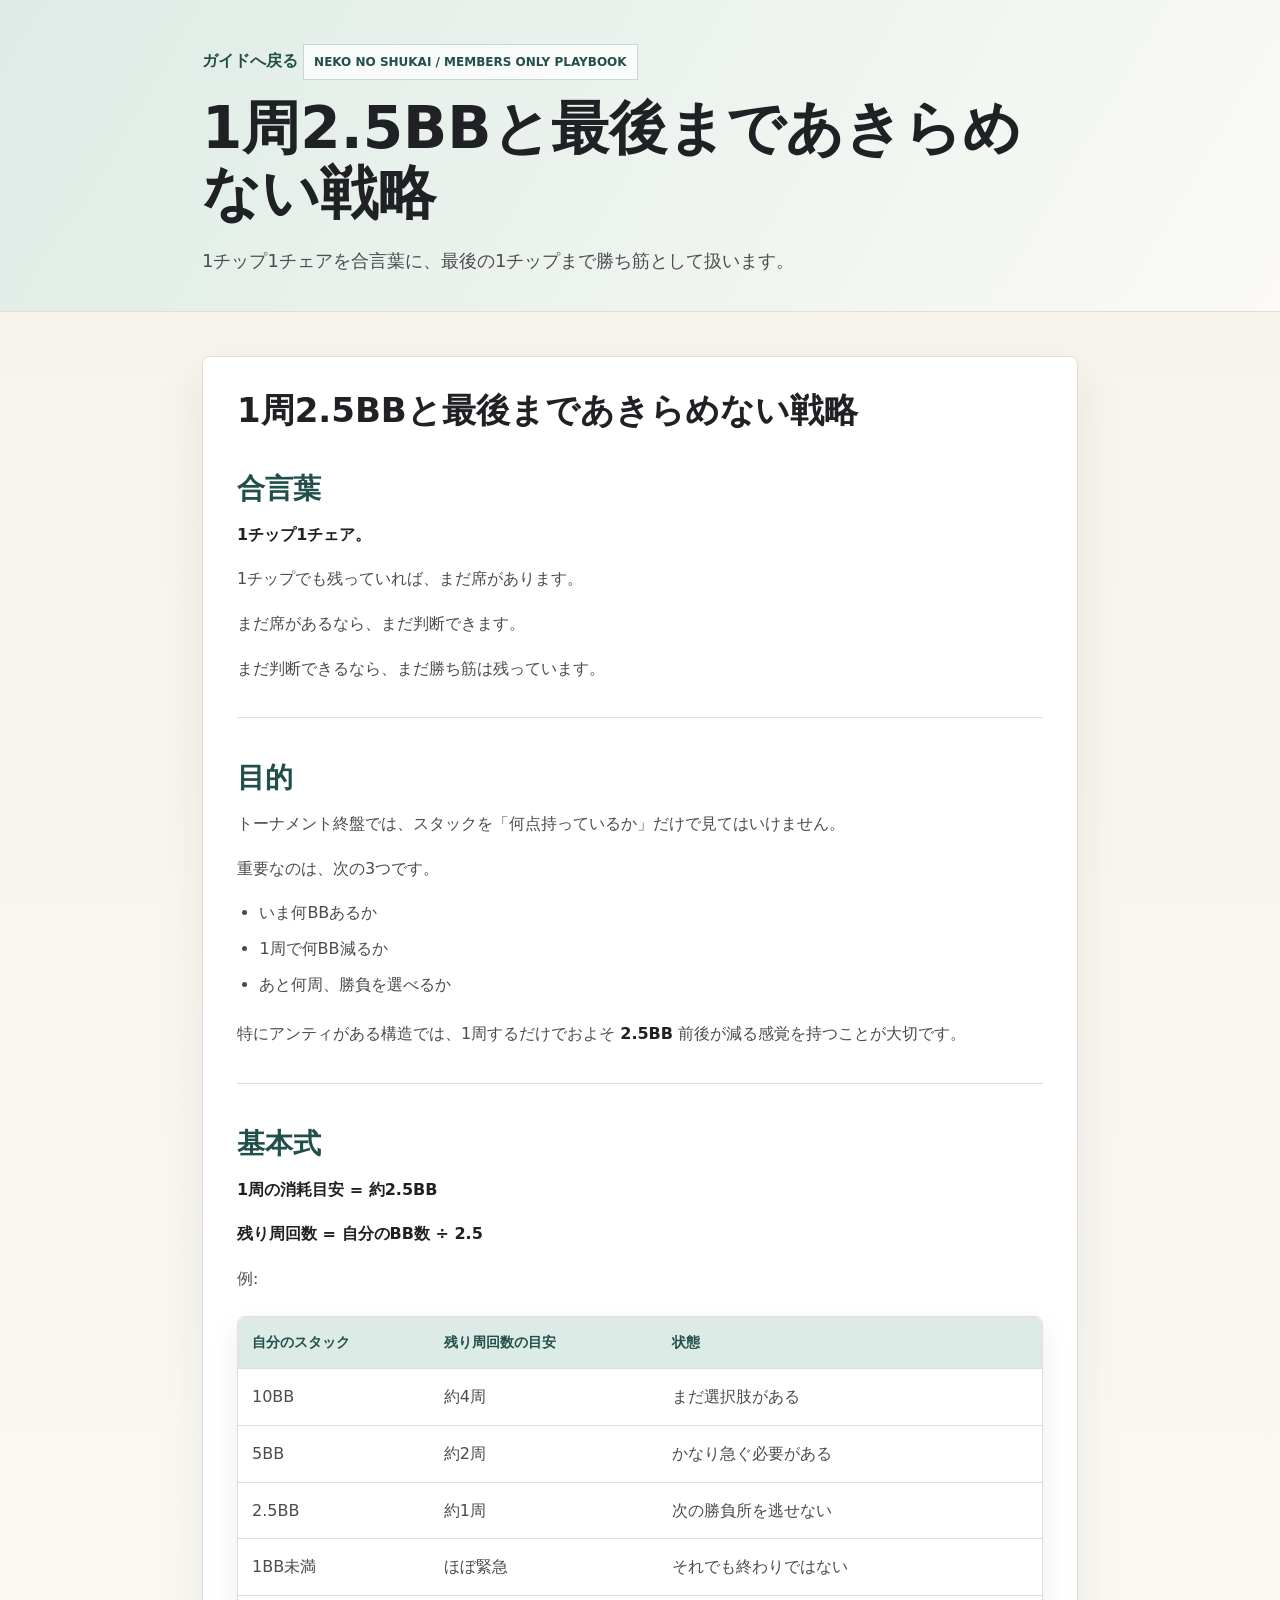
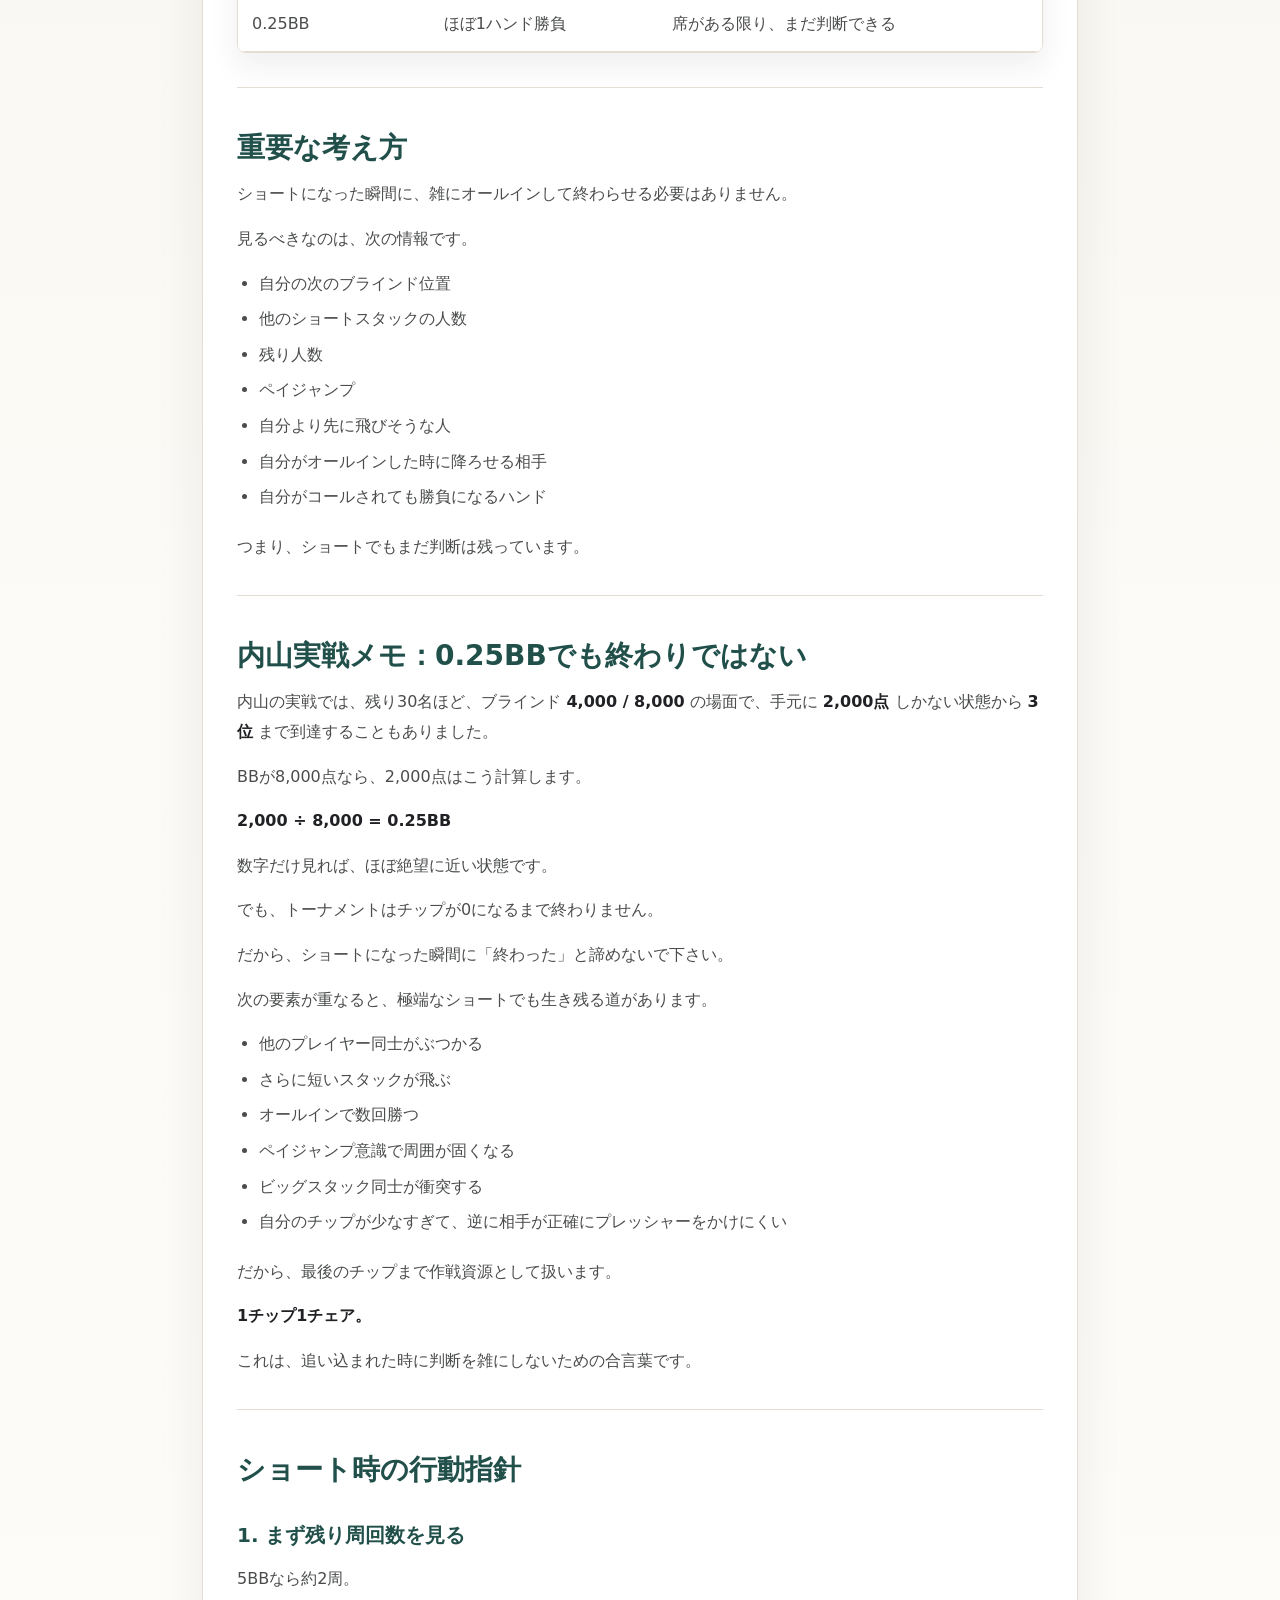
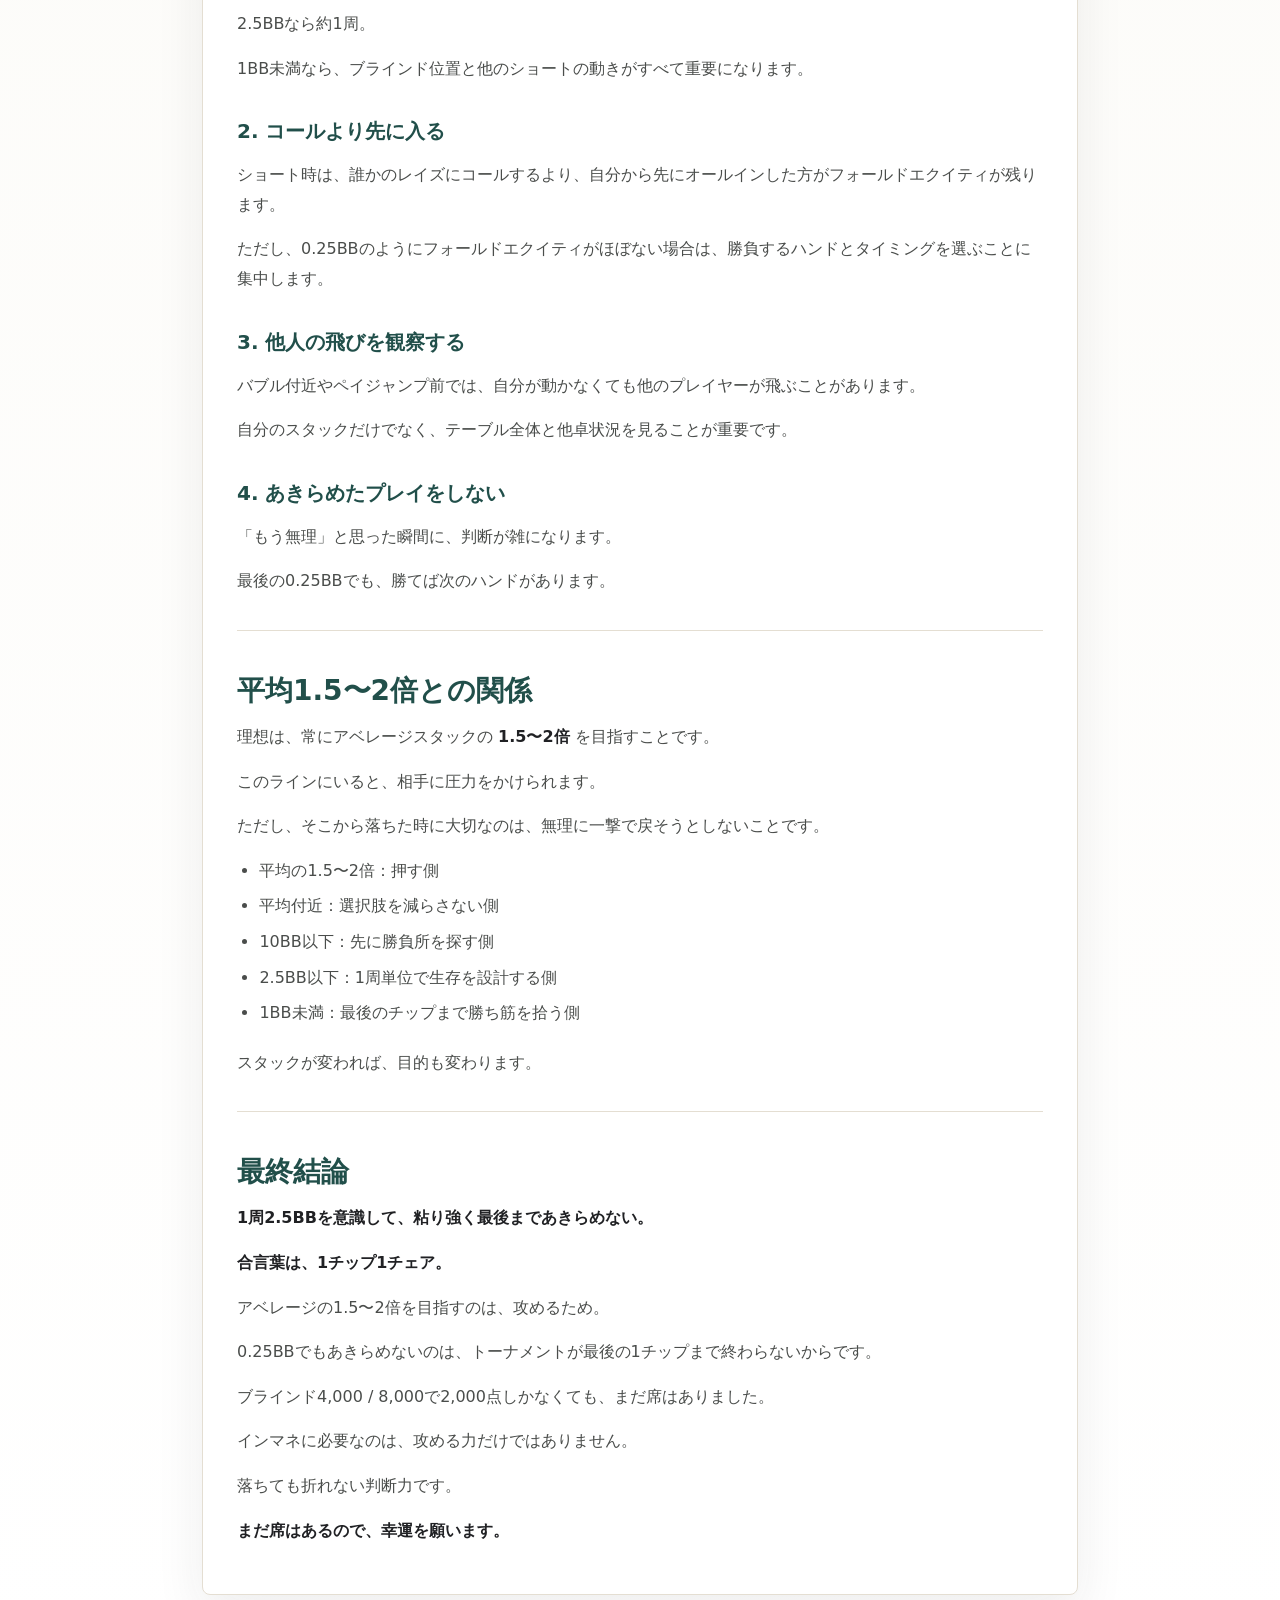
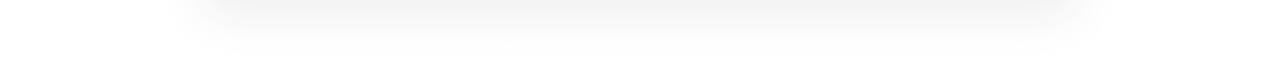
<file: orbit-cost-resilience.html>
<!doctype html>
<html lang="ja">
<head>
  <meta charset="utf-8">
  <meta name="viewport" content="width=device-width, initial-scale=1">
  <title>1周2.5BBと最後まであきらめない戦略 | 猫の集会メンバー限定ガイド</title>
  <meta name="description" content="猫の集会メンバー限定 インマネ戦略ガイド">
  <link rel="stylesheet" href="guide-page.css">
</head>
<body data-md="orbit-cost-resilience.md">
  <header class="page-hero">
    <div class="wrap">
      <a class="back" href="index.html">ガイドへ戻る</a>
      <p class="eyebrow">Neko no Shukai / Members Only Playbook</p>
      <h1>1周2.5BBと最後まであきらめない戦略</h1>
      <p class="lead">1チップ1チェアを合言葉に、最後の1チップまで勝ち筋として扱います。</p>
    </div>
  </header>
  <main class="wrap">
    <article id="content" class="article">読み込み中...</article>
  </main>
  <script src="guide-page.js"></script>
</body>
</html>
</file>
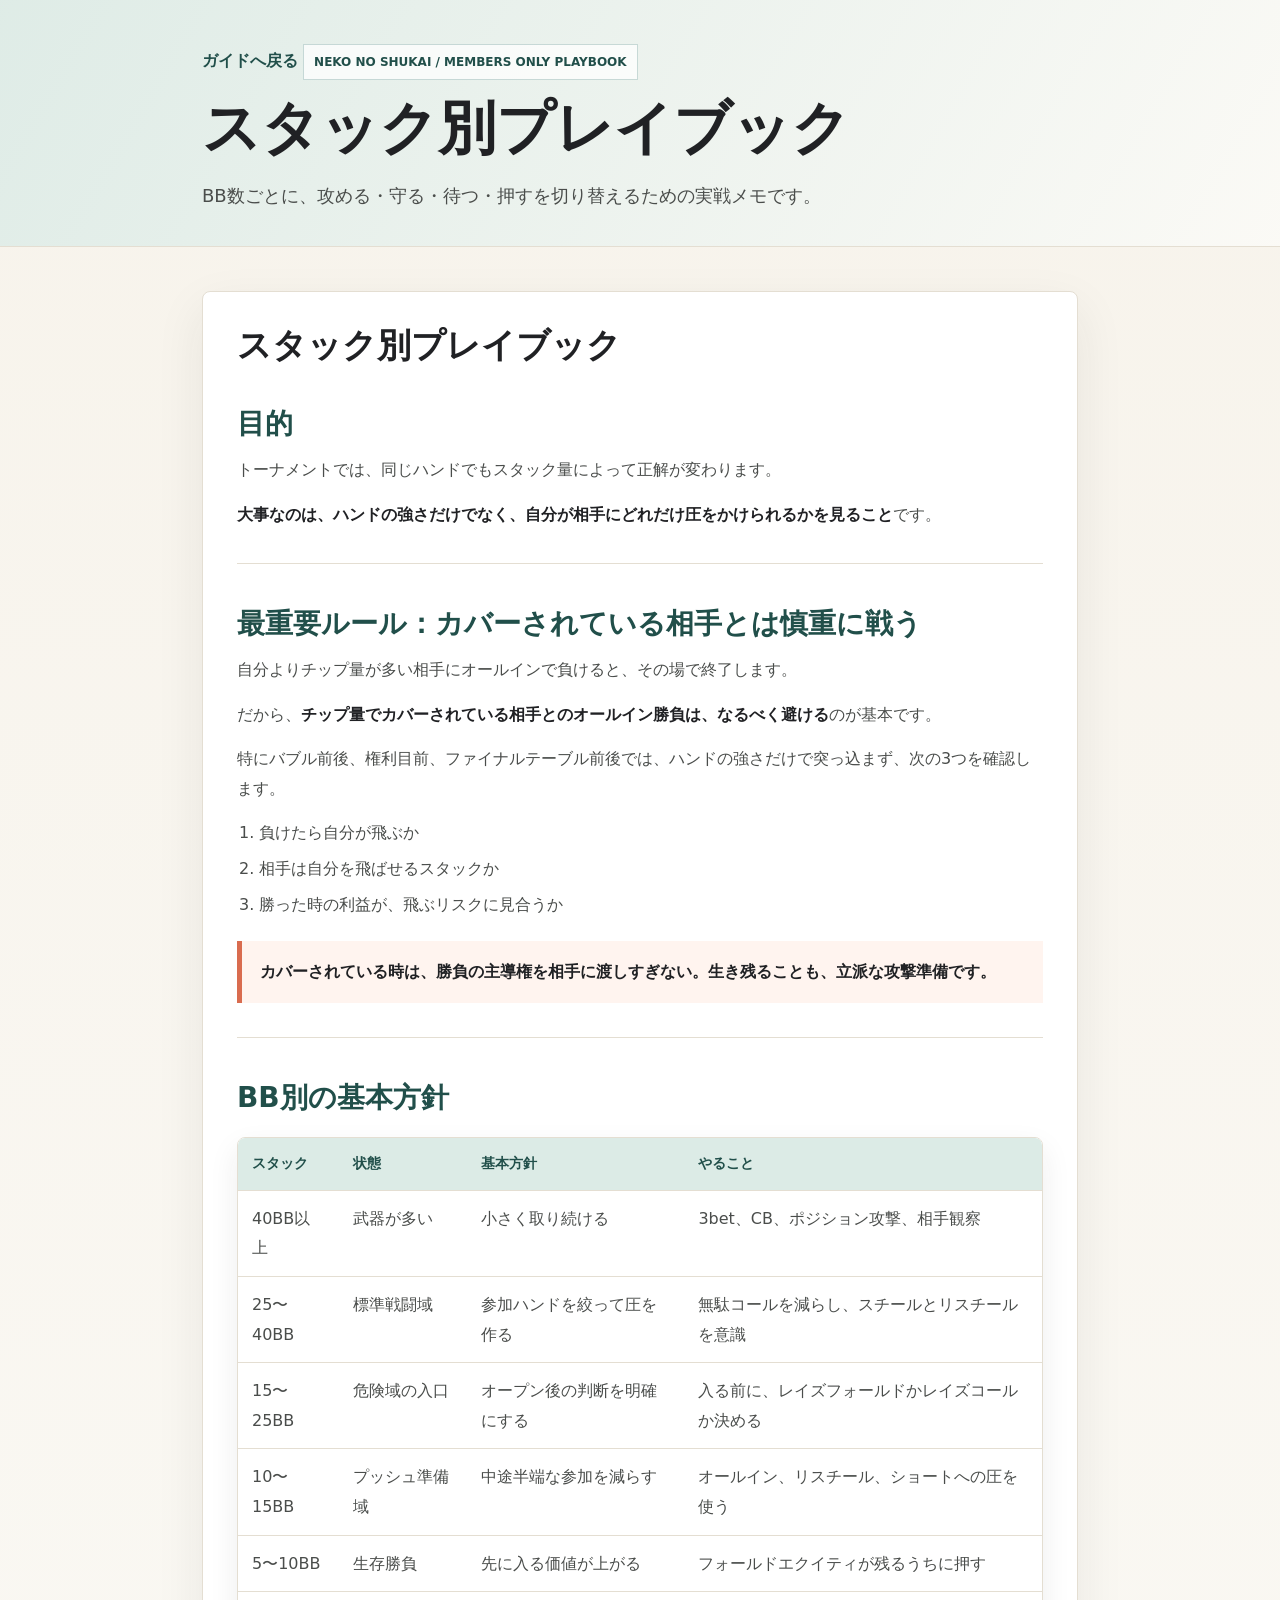
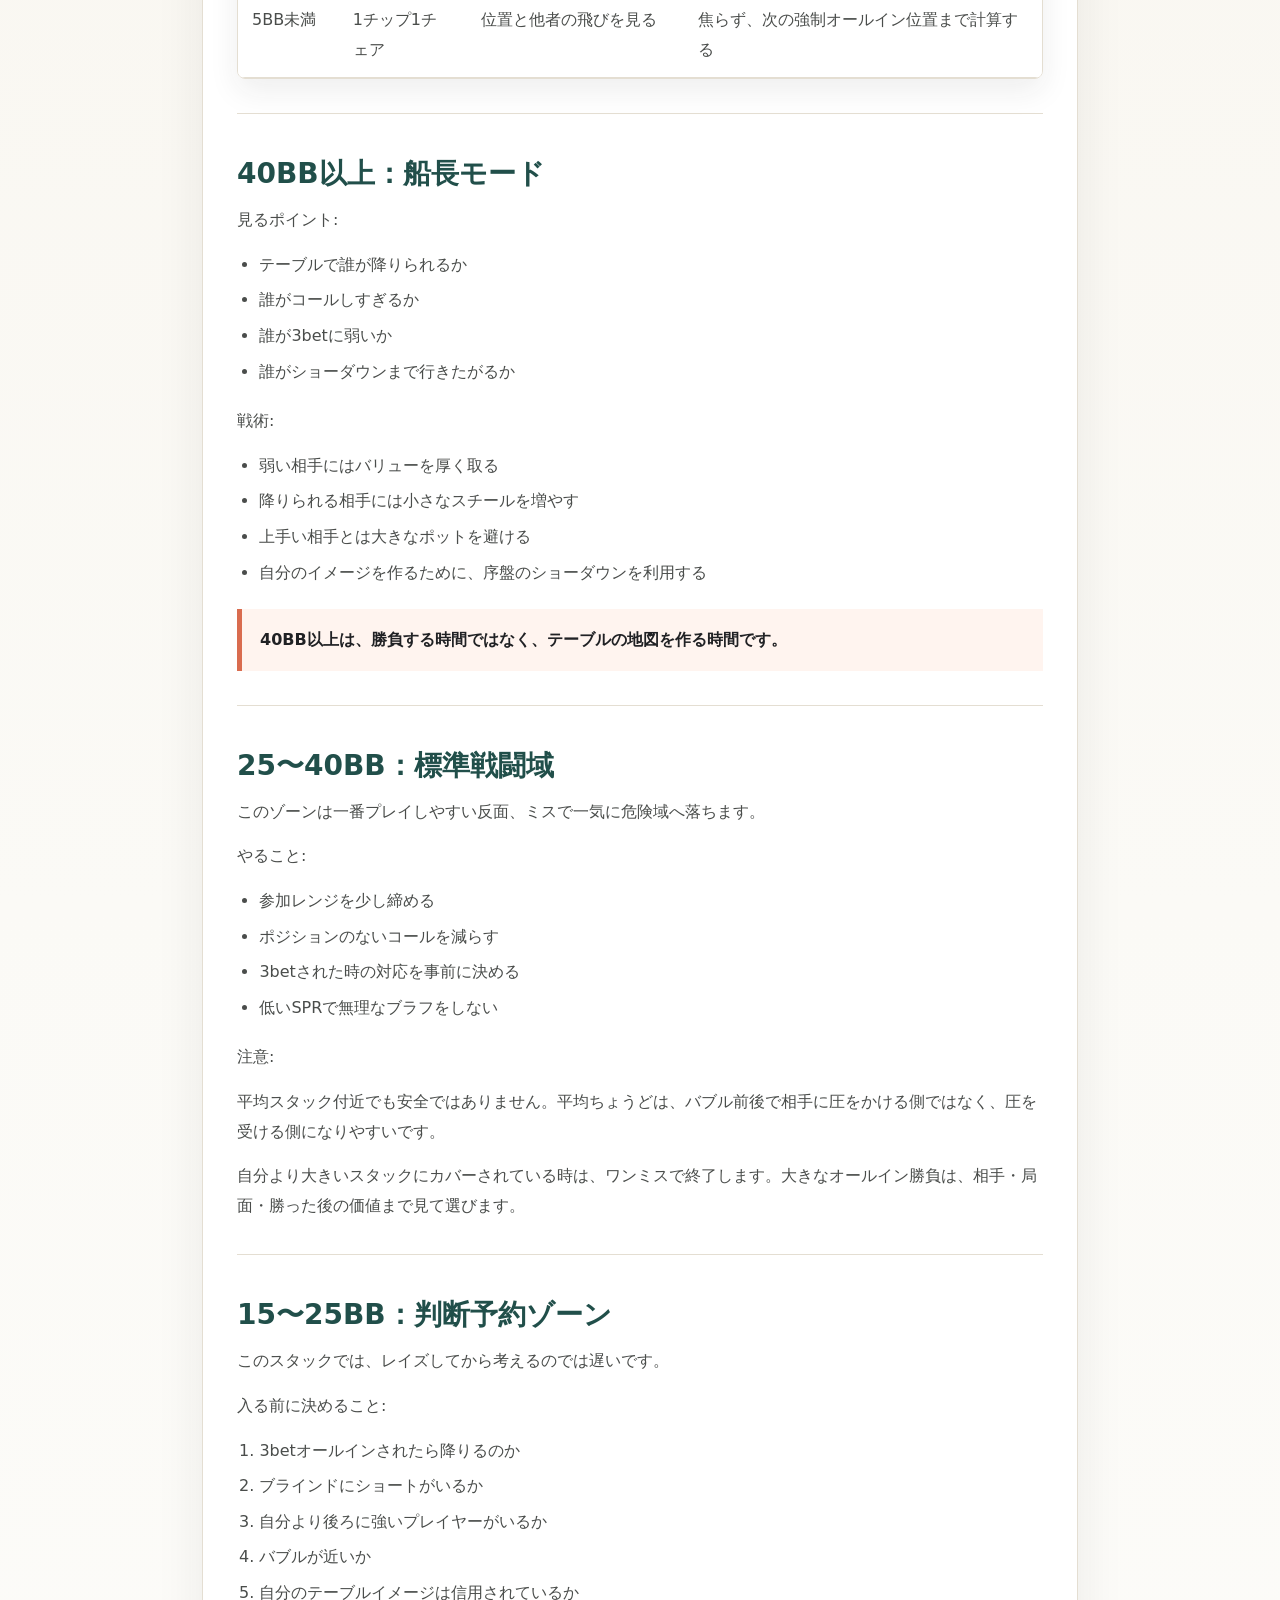
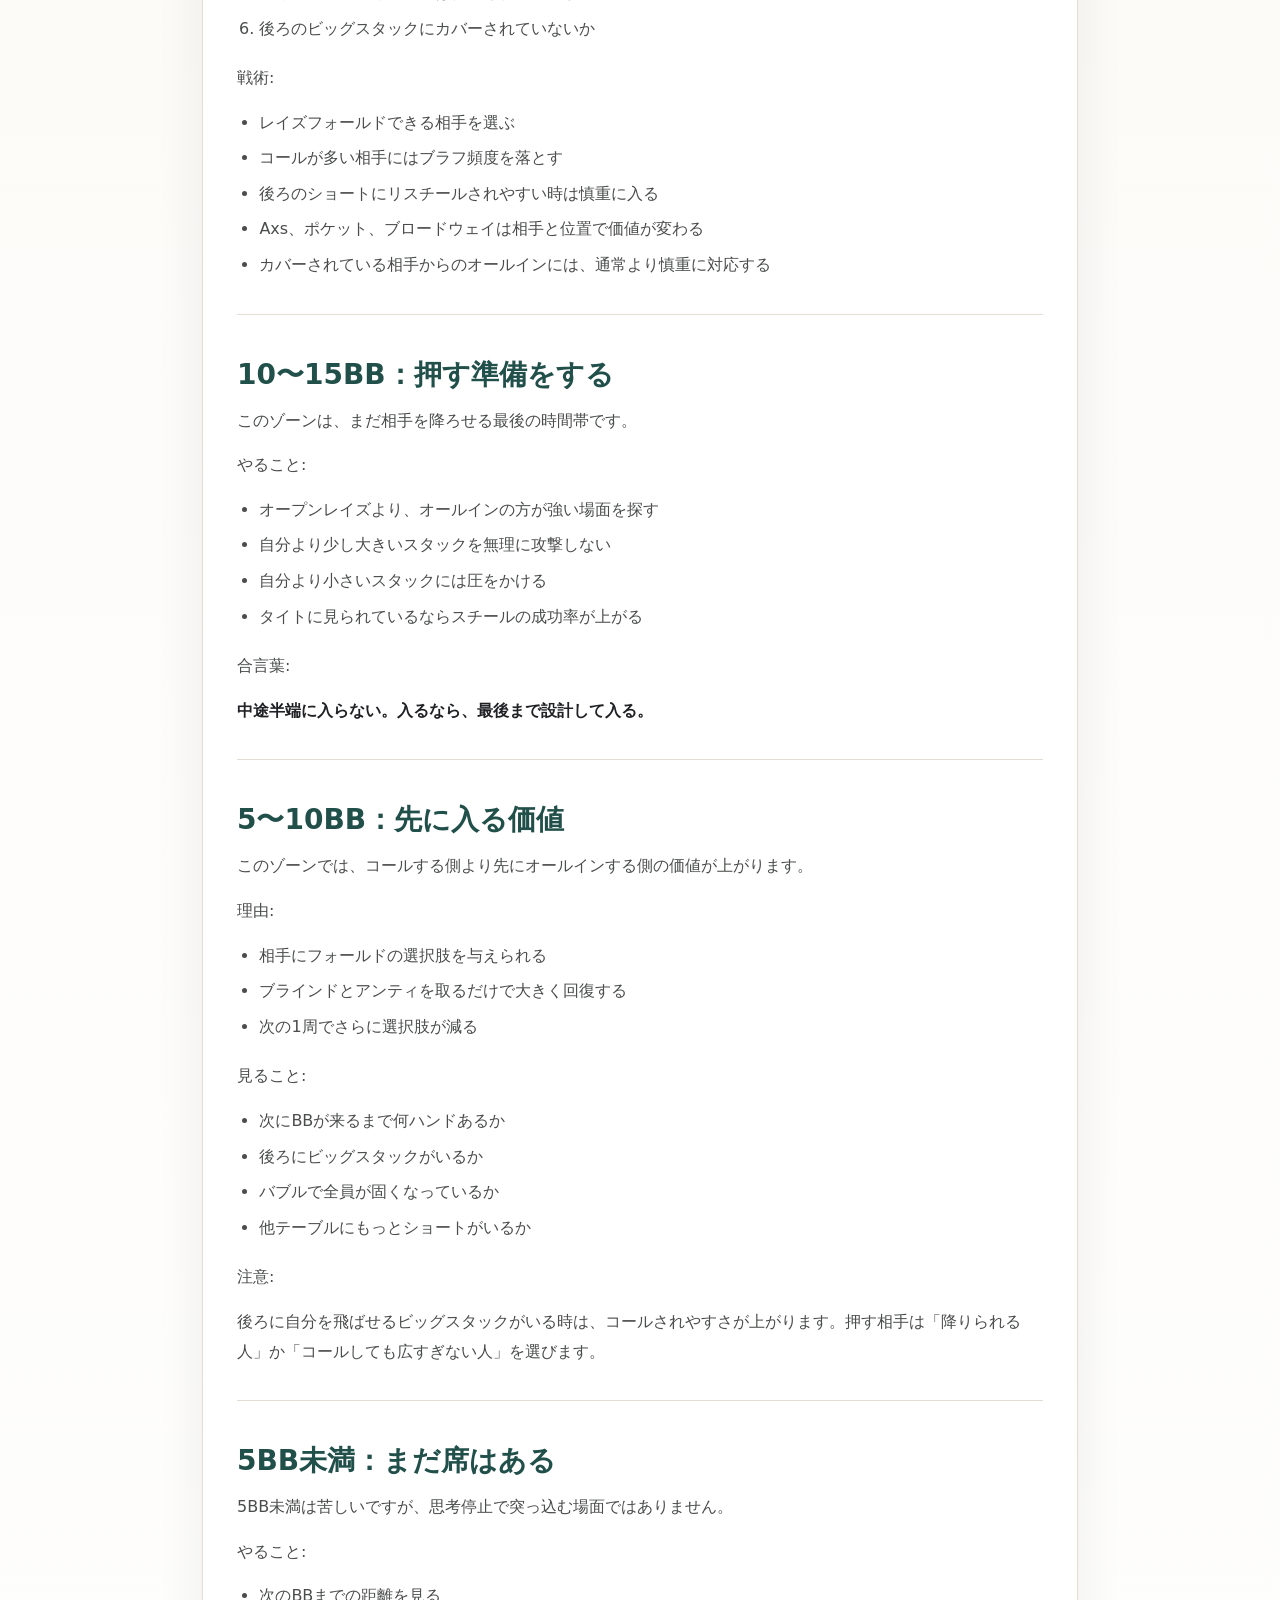
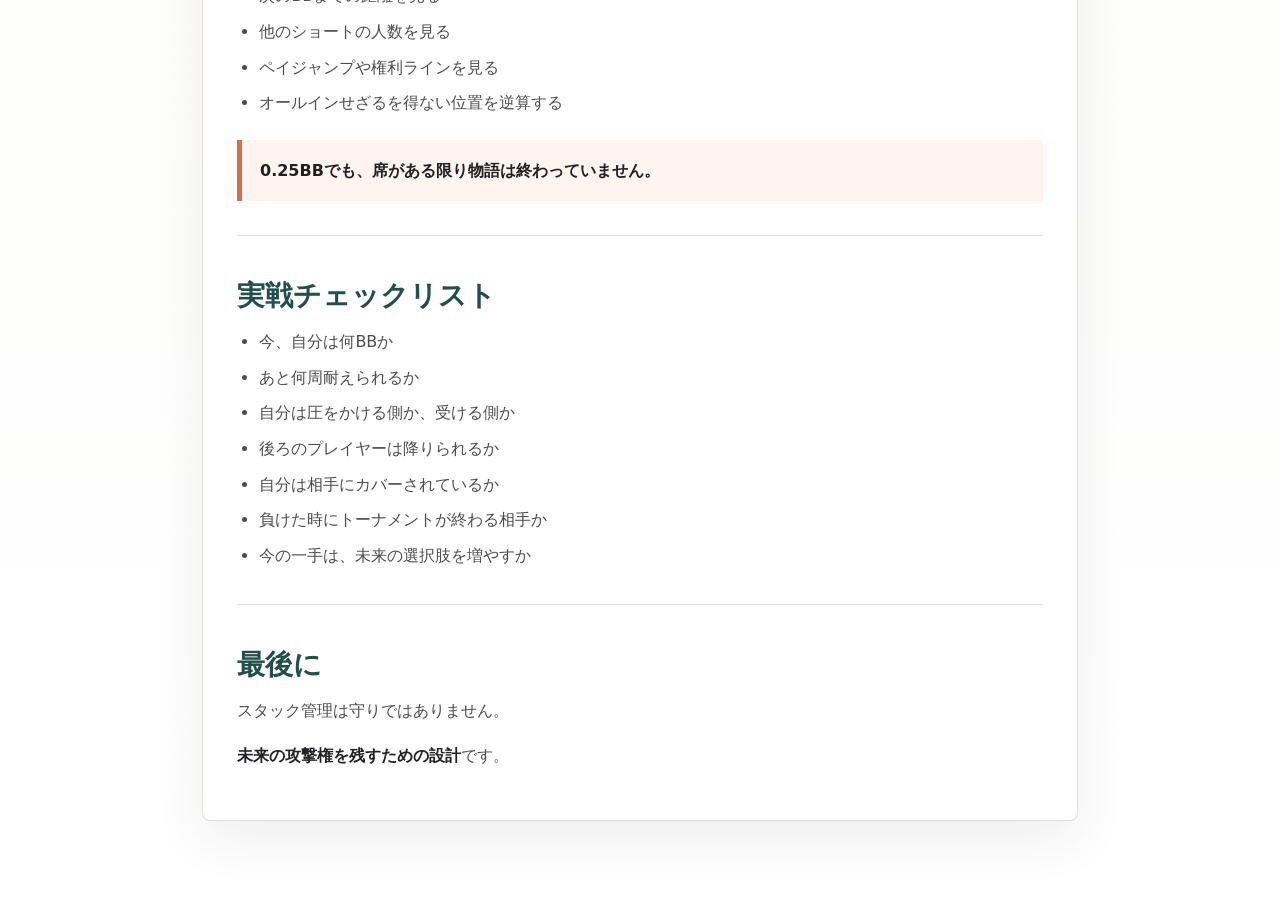
<file: stack-size-playbook.html>
<!doctype html>
<html lang="ja">
<head>
  <meta charset="utf-8">
  <meta name="viewport" content="width=device-width, initial-scale=1">
  <title>スタック別プレイブック | 猫の集会メンバー限定ガイド</title>
  <meta name="description" content="猫の集会メンバー限定 インマネ戦略ガイド">
  <link rel="stylesheet" href="guide-page.css">
</head>
<body data-md="stack-size-playbook.md">
  <header class="page-hero">
    <div class="wrap">
      <a class="back" href="index.html">ガイドへ戻る</a>
      <p class="eyebrow">Neko no Shukai / Members Only Playbook</p>
      <h1>スタック別プレイブック</h1>
      <p class="lead">BB数ごとに、攻める・守る・待つ・押すを切り替えるための実戦メモです。</p>
    </div>
  </header>
  <main class="wrap">
    <article id="content" class="article">読み込み中...</article>
  </main>
  <script src="guide-page.js"></script>
</body>
</html>
</file>
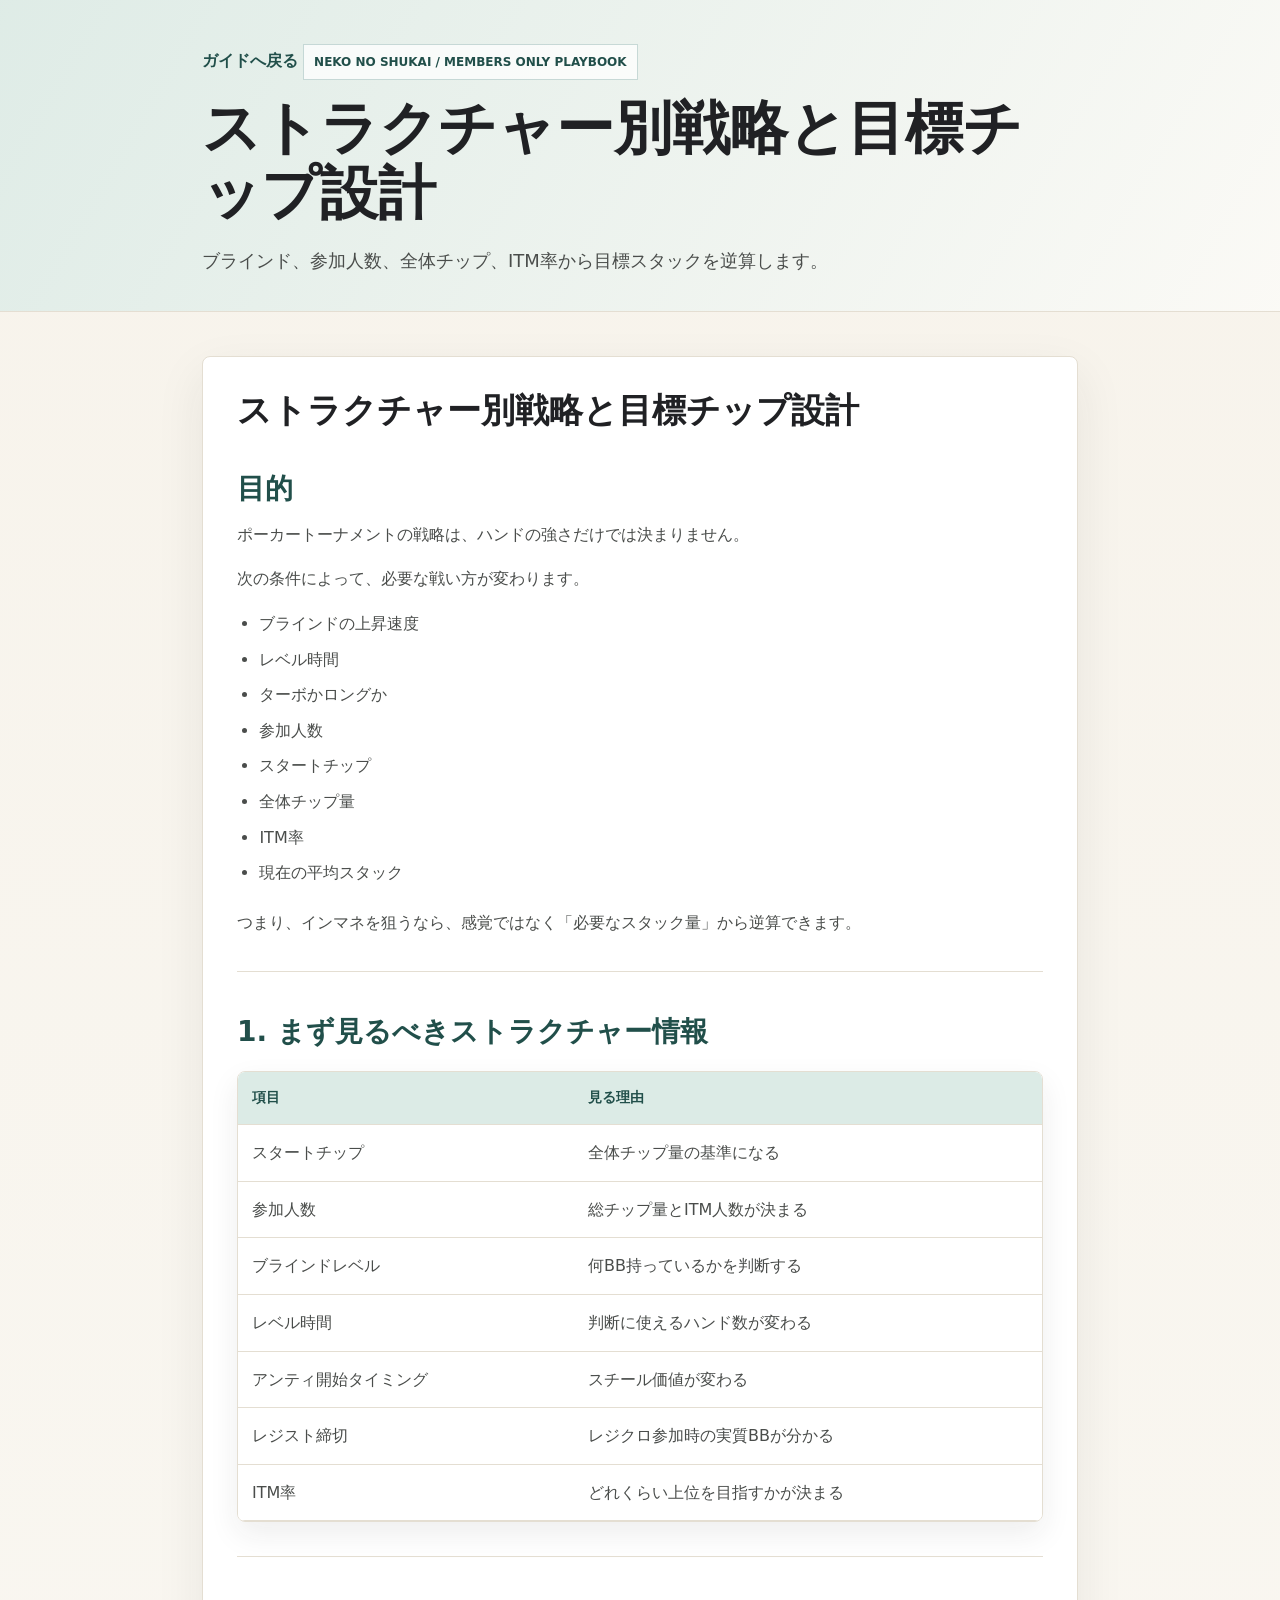
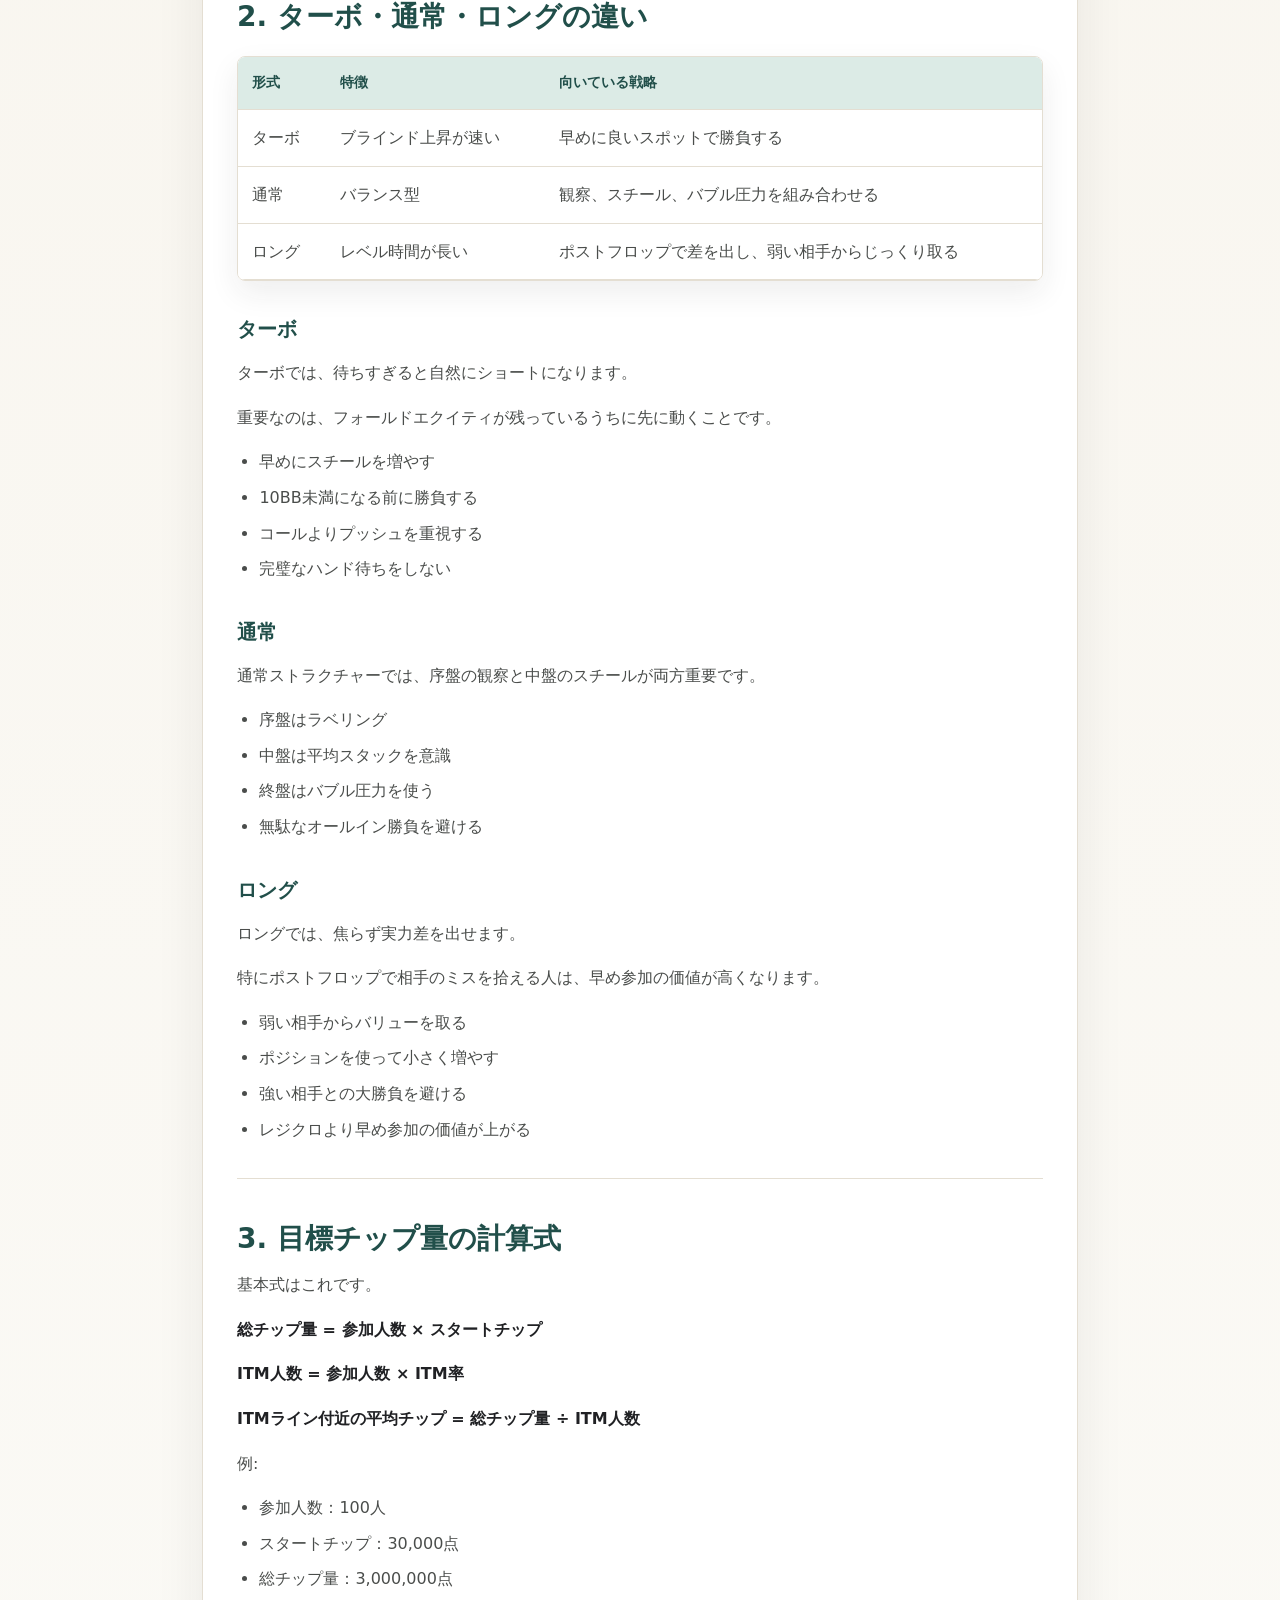
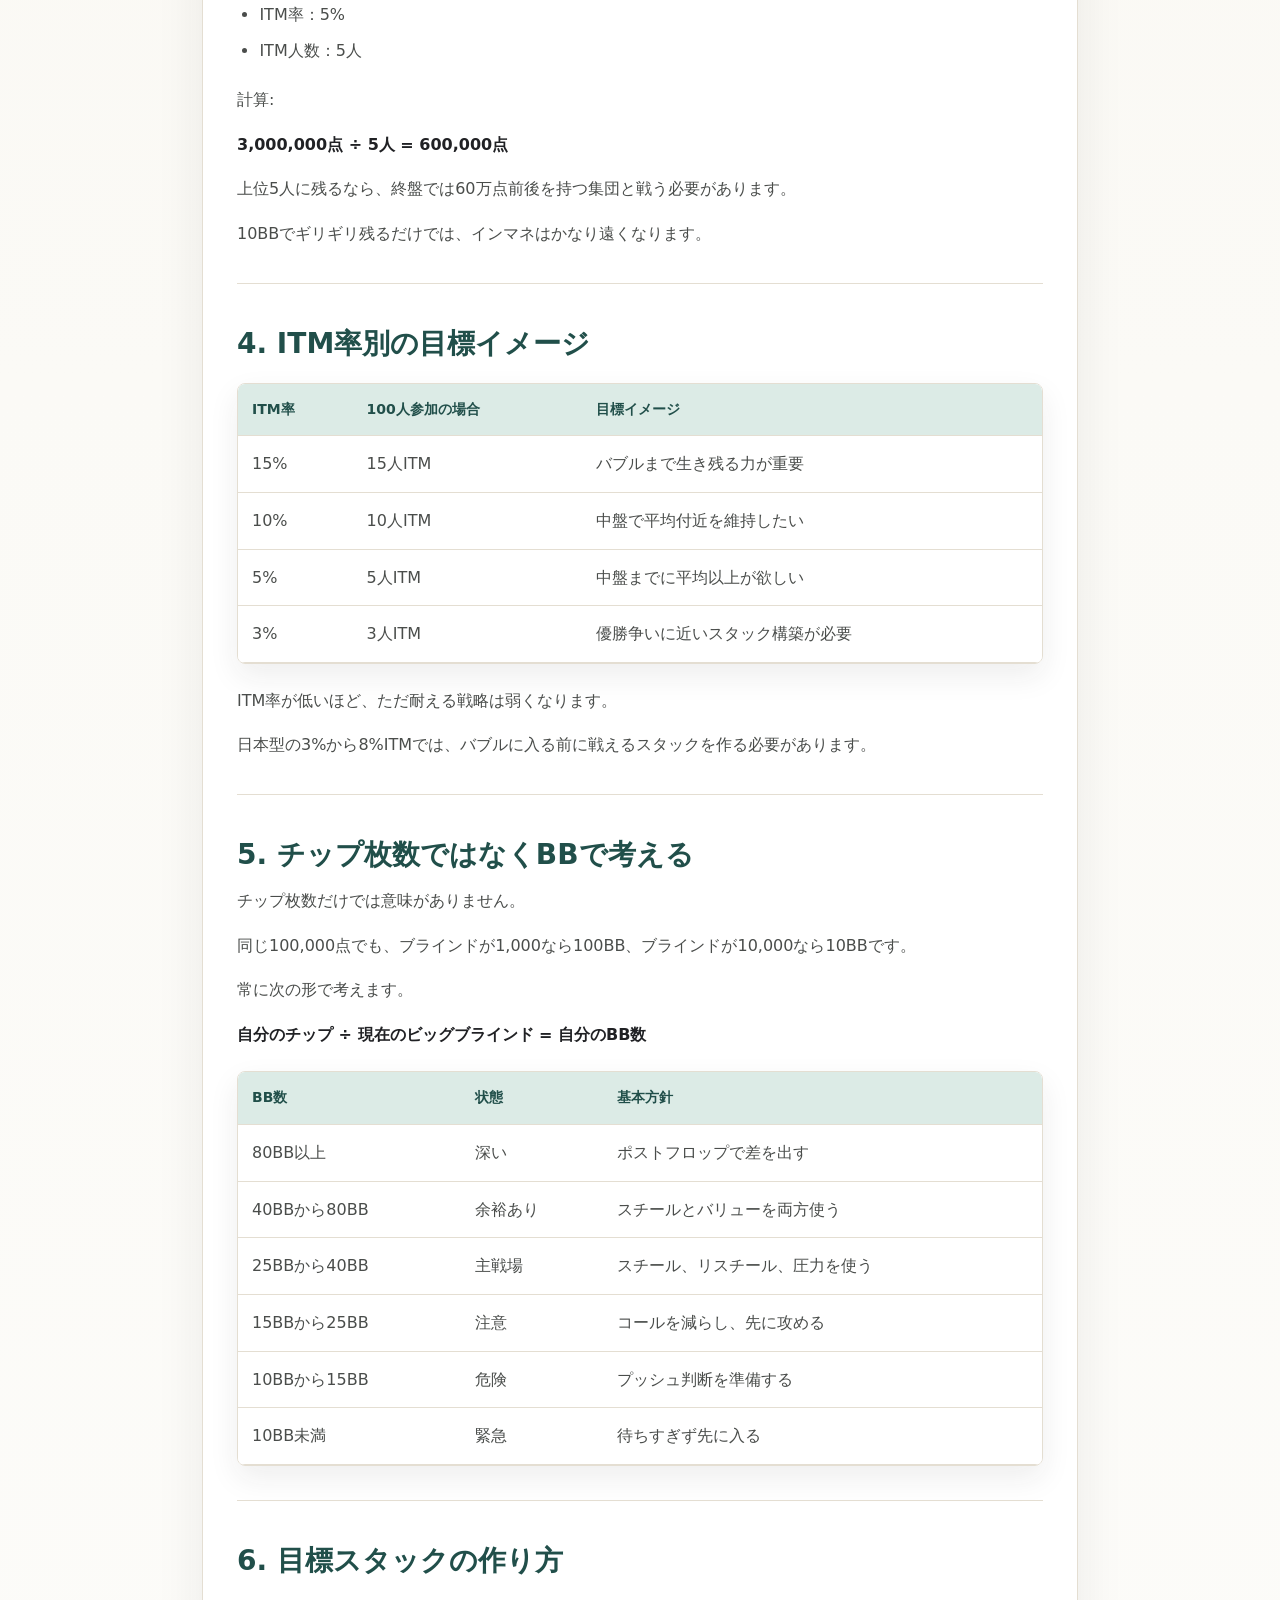
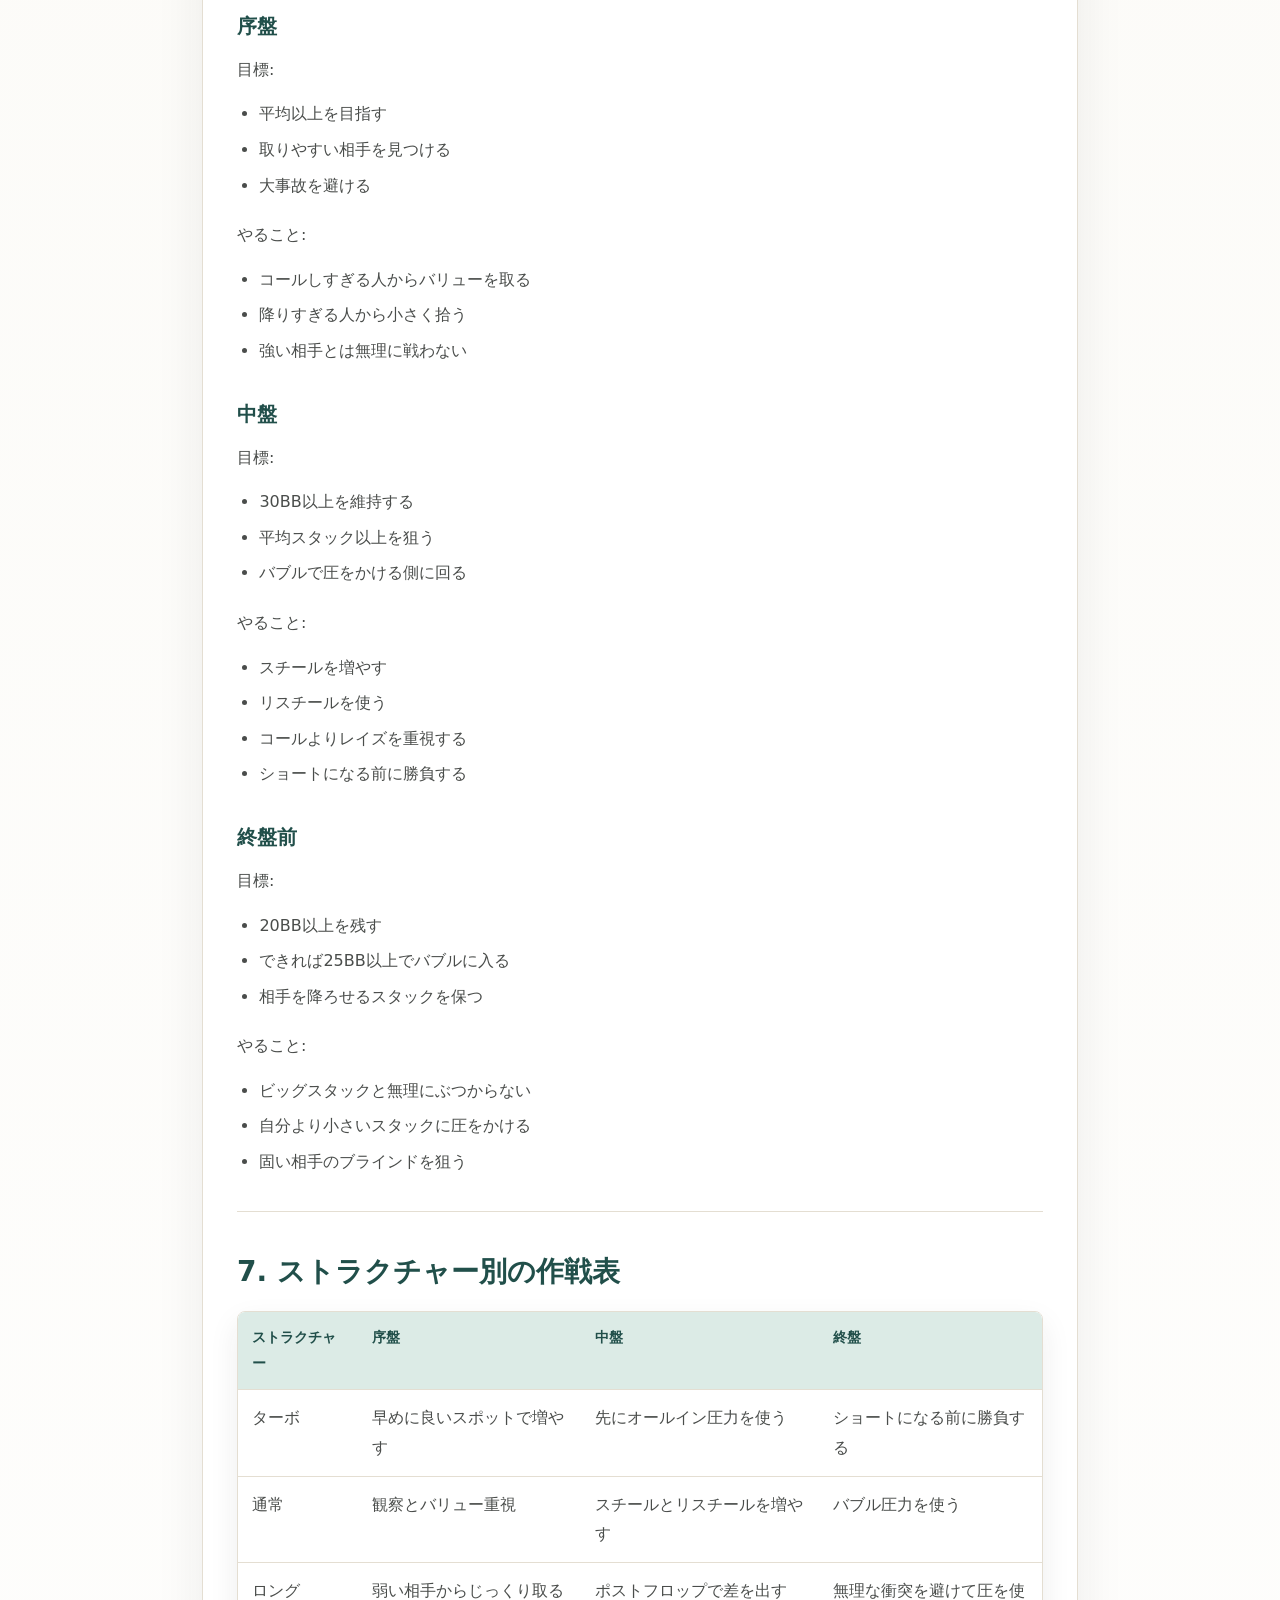
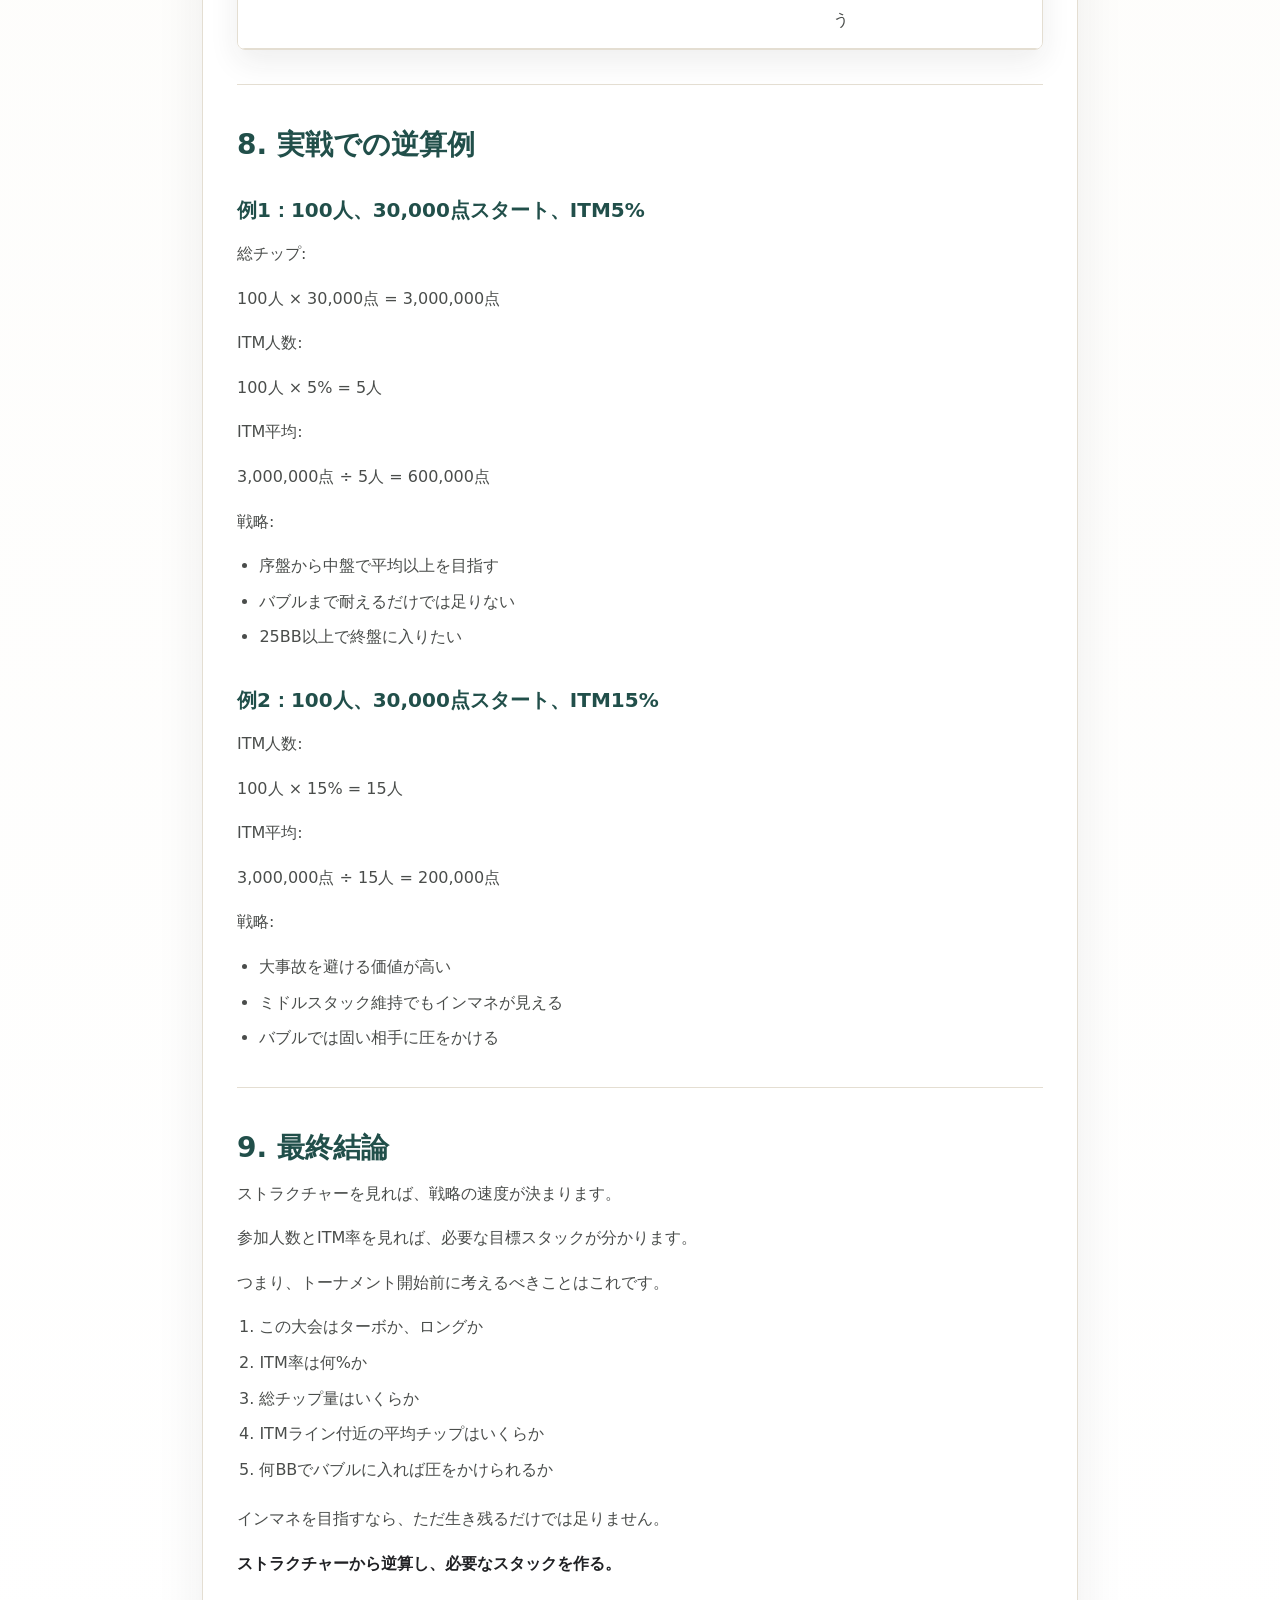
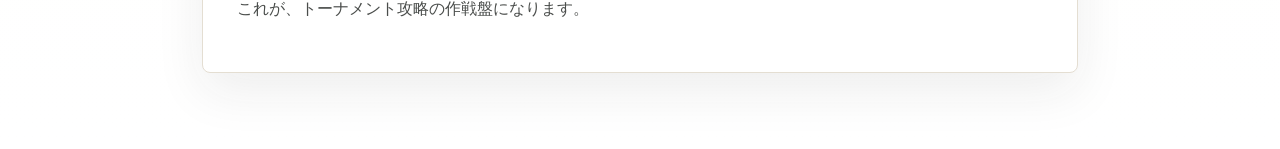
<file: structure-target-stack.html>
<!doctype html>
<html lang="ja">
<head>
  <meta charset="utf-8">
  <meta name="viewport" content="width=device-width, initial-scale=1">
  <title>ストラクチャー別戦略と目標チップ設計 | 猫の集会メンバー限定ガイド</title>
  <meta name="description" content="猫の集会メンバー限定 インマネ戦略ガイド">
  <link rel="stylesheet" href="guide-page.css">
</head>
<body data-md="structure-target-stack.md">
  <header class="page-hero">
    <div class="wrap">
      <a class="back" href="index.html">ガイドへ戻る</a>
      <p class="eyebrow">Neko no Shukai / Members Only Playbook</p>
      <h1>ストラクチャー別戦略と目標チップ設計</h1>
      <p class="lead">ブラインド、参加人数、全体チップ、ITM率から目標スタックを逆算します。</p>
    </div>
  </header>
  <main class="wrap">
    <article id="content" class="article">読み込み中...</article>
  </main>
  <script src="guide-page.js"></script>
</body>
</html>
</file>
<file: guide-page.css>
:root {
  --paper:#fbfaf6;
  --surface:#fff;
  --ink:#202124;
  --text:#4a4d4b;
  --muted:#747a77;
  --teal:#2f6f68;
  --teal-dark:#214f4a;
  --mint:#dcebe6;
  --coral:#d96c4f;
  --line:#e4ded2;
  --shadow:rgba(32,33,36,.08);
}
* { box-sizing:border-box; }
body {
  margin:0;
  font-family:"Hiragino Sans","Yu Gothic","Meiryo",system-ui,sans-serif;
  color:var(--ink);
  background:linear-gradient(180deg,#f7f3eb 0%,var(--paper) 44%,#fff 100%);
  line-height:1.85;
  -webkit-text-size-adjust:100%;
}
.wrap { width:min(920px,100%); margin:0 auto; padding:0 22px; }
.page-hero {
  padding:44px 0 34px;
  border-bottom:1px solid var(--line);
  background:linear-gradient(120deg,rgba(220,235,230,.9),rgba(251,250,246,.96));
}
.back {
  display:inline-flex;
  margin-bottom:20px;
  color:var(--teal-dark);
  font-weight:800;
  text-decoration:none;
}
.back:hover { text-decoration:underline; }
.eyebrow {
  display:inline-block;
  margin:0 0 14px;
  padding:6px 10px;
  border:1px solid rgba(47,111,104,.25);
  background:rgba(255,255,255,.75);
  color:var(--teal-dark);
  font-size:12px;
  font-weight:800;
  text-transform:uppercase;
}
h1 { margin:0; font-size:clamp(34px,6vw,58px); line-height:1.12; letter-spacing:0; }
.lead { max-width:720px; margin:18px 0 0; color:var(--text); font-size:18px; }
.article {
  margin:44px 0 76px;
  padding:34px;
  border:1px solid var(--line);
  border-radius:8px;
  background:var(--surface);
  box-shadow:0 18px 50px var(--shadow);
}
.article h1 { font-size:34px; margin:0 0 24px; }
.article h2 { margin:42px 0 14px; font-size:28px; line-height:1.25; color:var(--teal-dark); }
.article h3 { margin:30px 0 10px; font-size:20px; color:var(--teal-dark); }
.article p { margin:0 0 15px; color:var(--text); }
.article strong { color:var(--ink); }
.article hr { border:0; border-top:1px solid var(--line); margin:34px 0; }
.article ul,.article ol { margin:0 0 20px; padding-left:1.4em; color:var(--text); }
.article li { margin:6px 0; }
blockquote {
  margin:22px 0;
  padding:16px 18px;
  border-left:5px solid var(--coral);
  background:#fff4ef;
  color:var(--ink);
  font-weight:700;
}
.table-scroll {
  overflow-x:auto;
  margin:22px 0;
  border:1px solid var(--line);
  border-radius:8px;
  box-shadow:0 12px 30px var(--shadow);
}
table { width:100%; border-collapse:collapse; min-width:680px; background:#fff; }
th,td { padding:13px 14px; border-bottom:1px solid var(--line); text-align:left; vertical-align:top; }
th { background:var(--mint); color:var(--teal-dark); font-size:14px; }
td { color:var(--text); }
@media (max-width:760px) {
  .wrap { padding:0 18px; }
  .page-hero { padding:34px 0 28px; }
  .article { margin:28px 0 58px; padding:20px; }
  .article h1 { font-size:28px; }
  .article h2 { font-size:24px; }
  .table-scroll { border:0; box-shadow:none; overflow-x:auto; }
  table { min-width:620px; }
}
</file>
